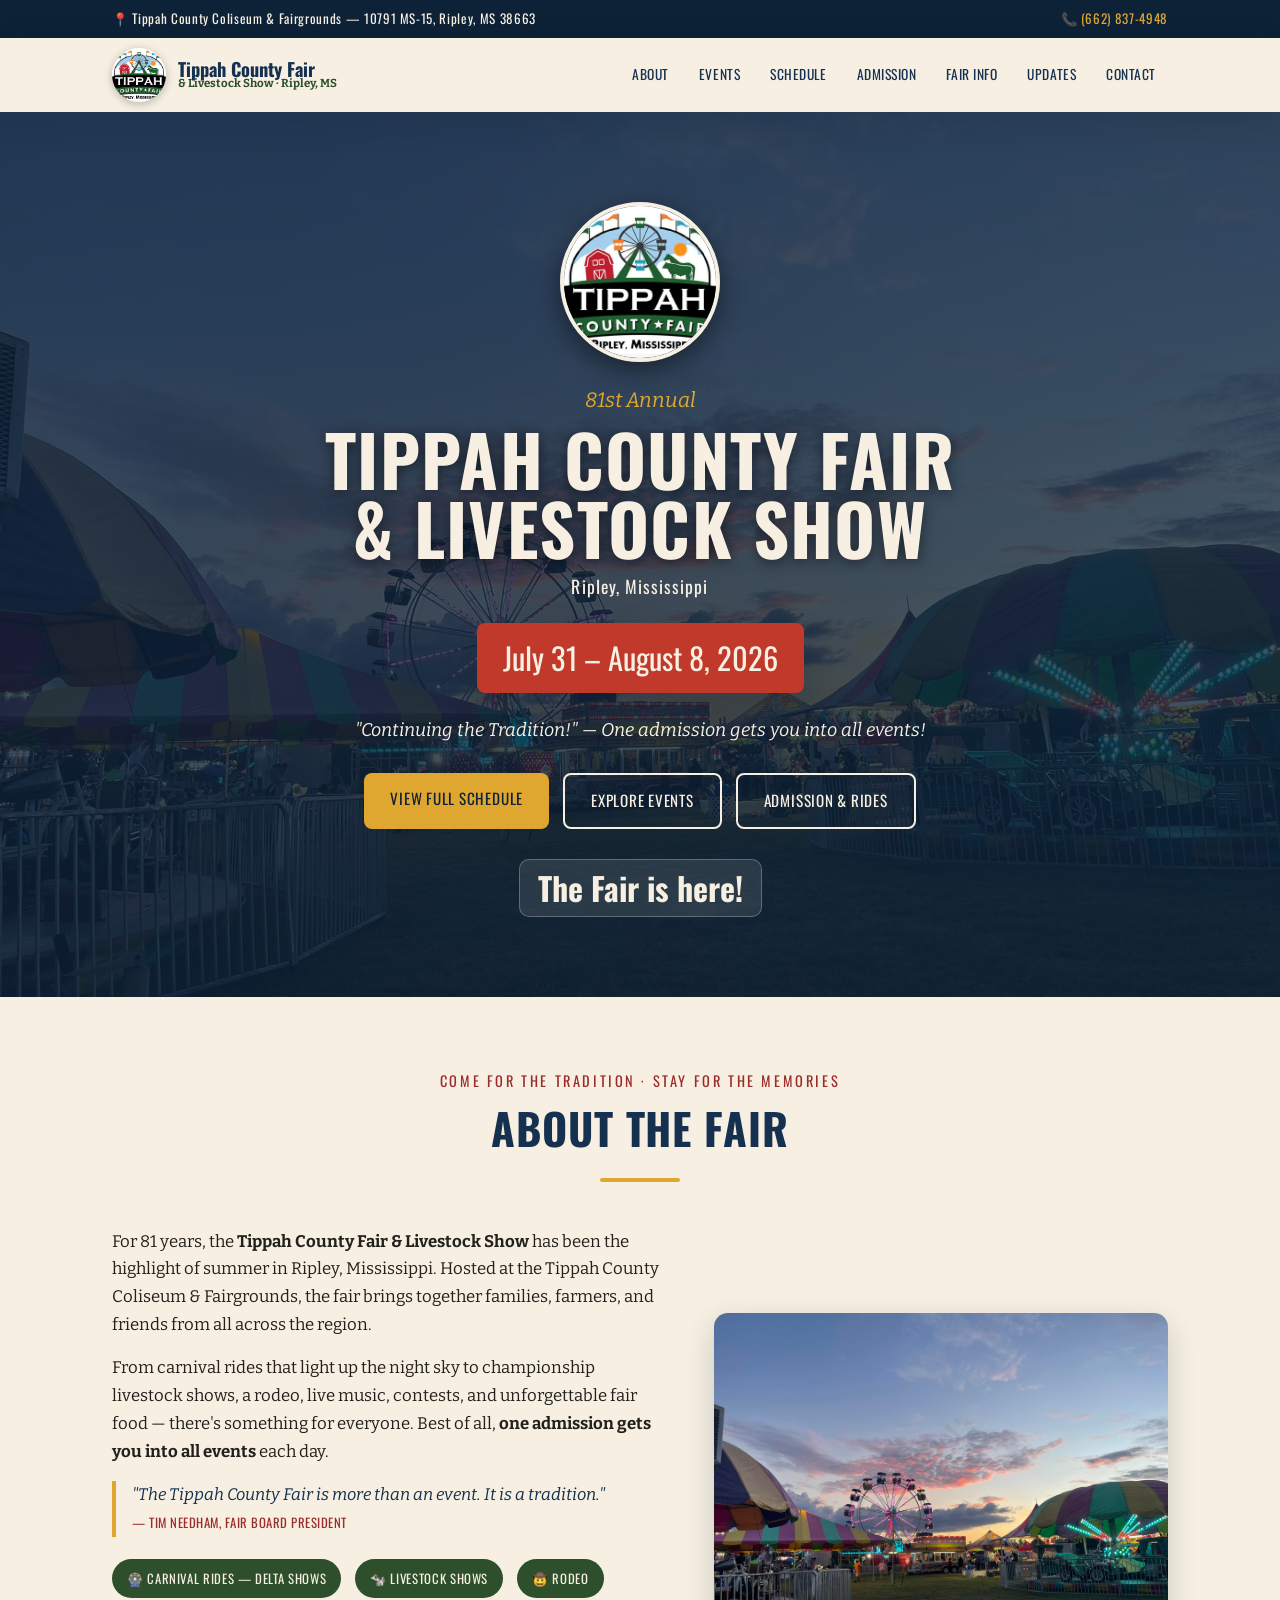
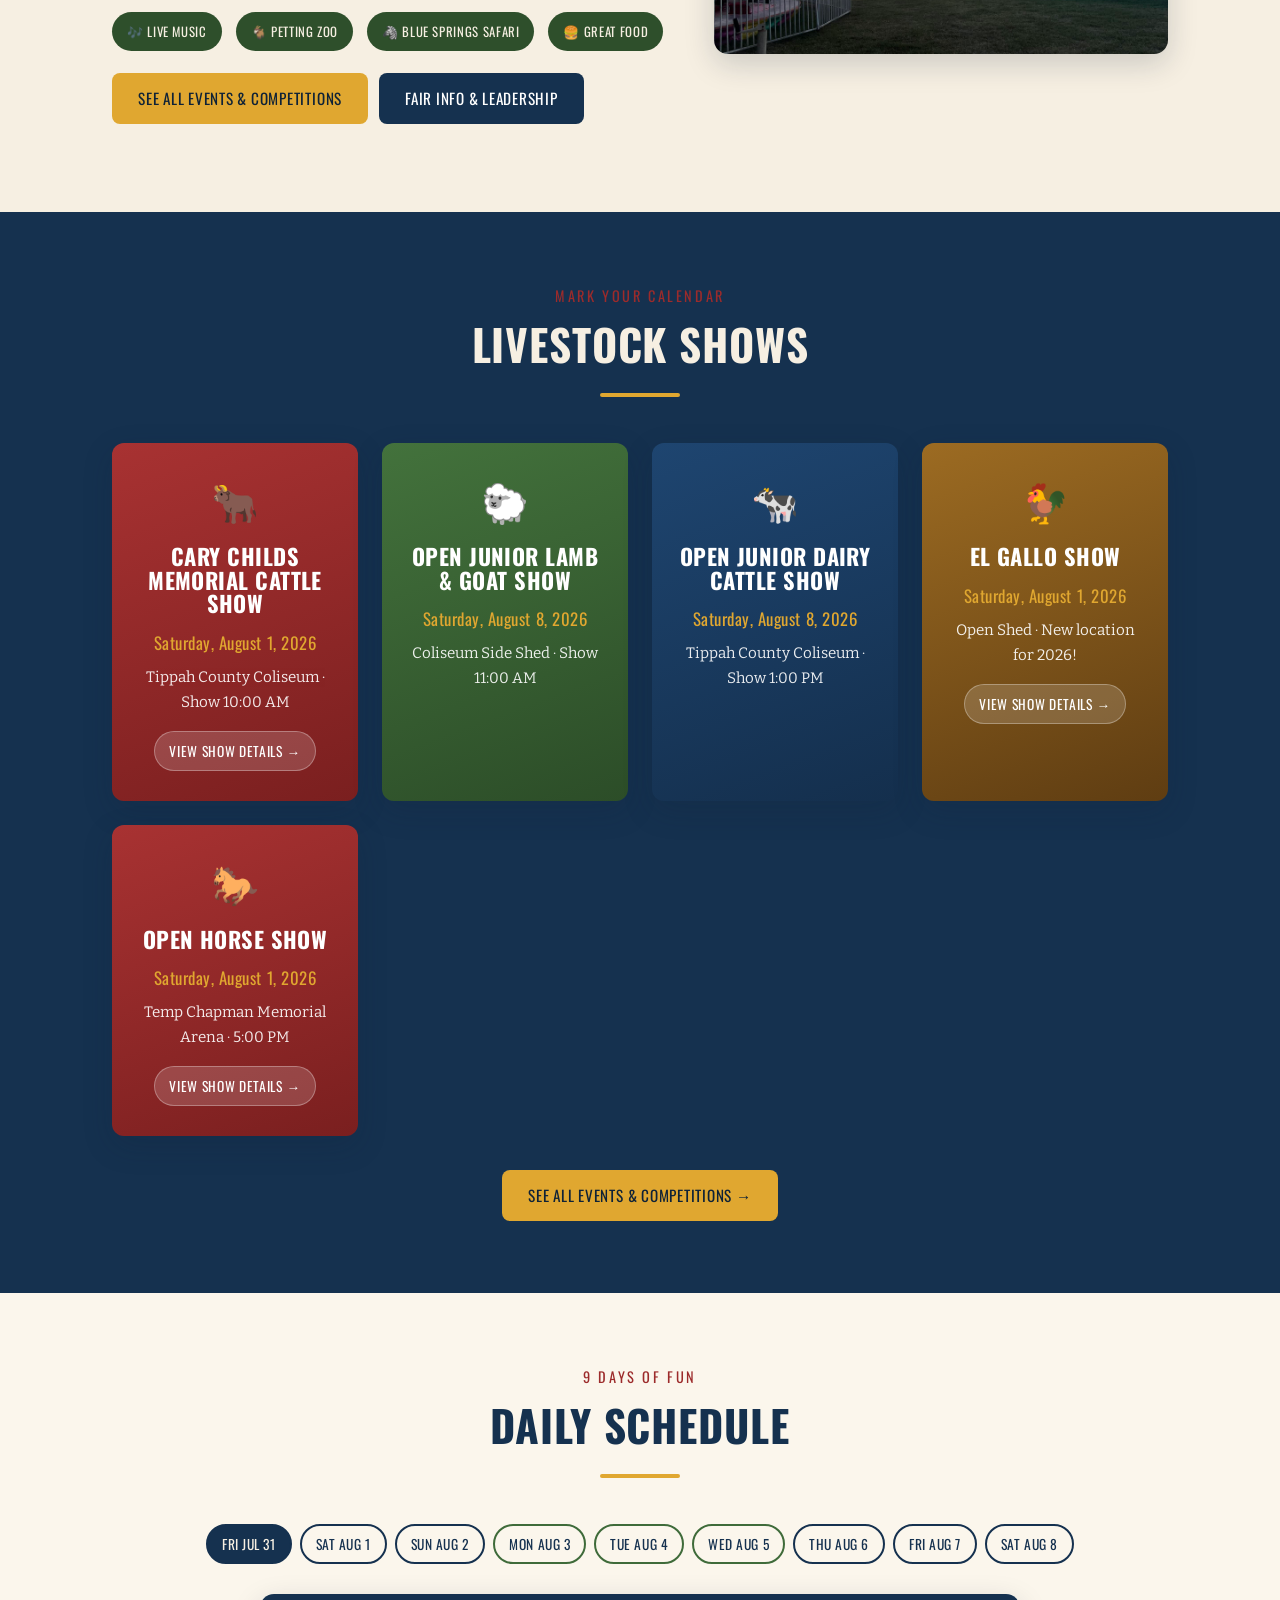
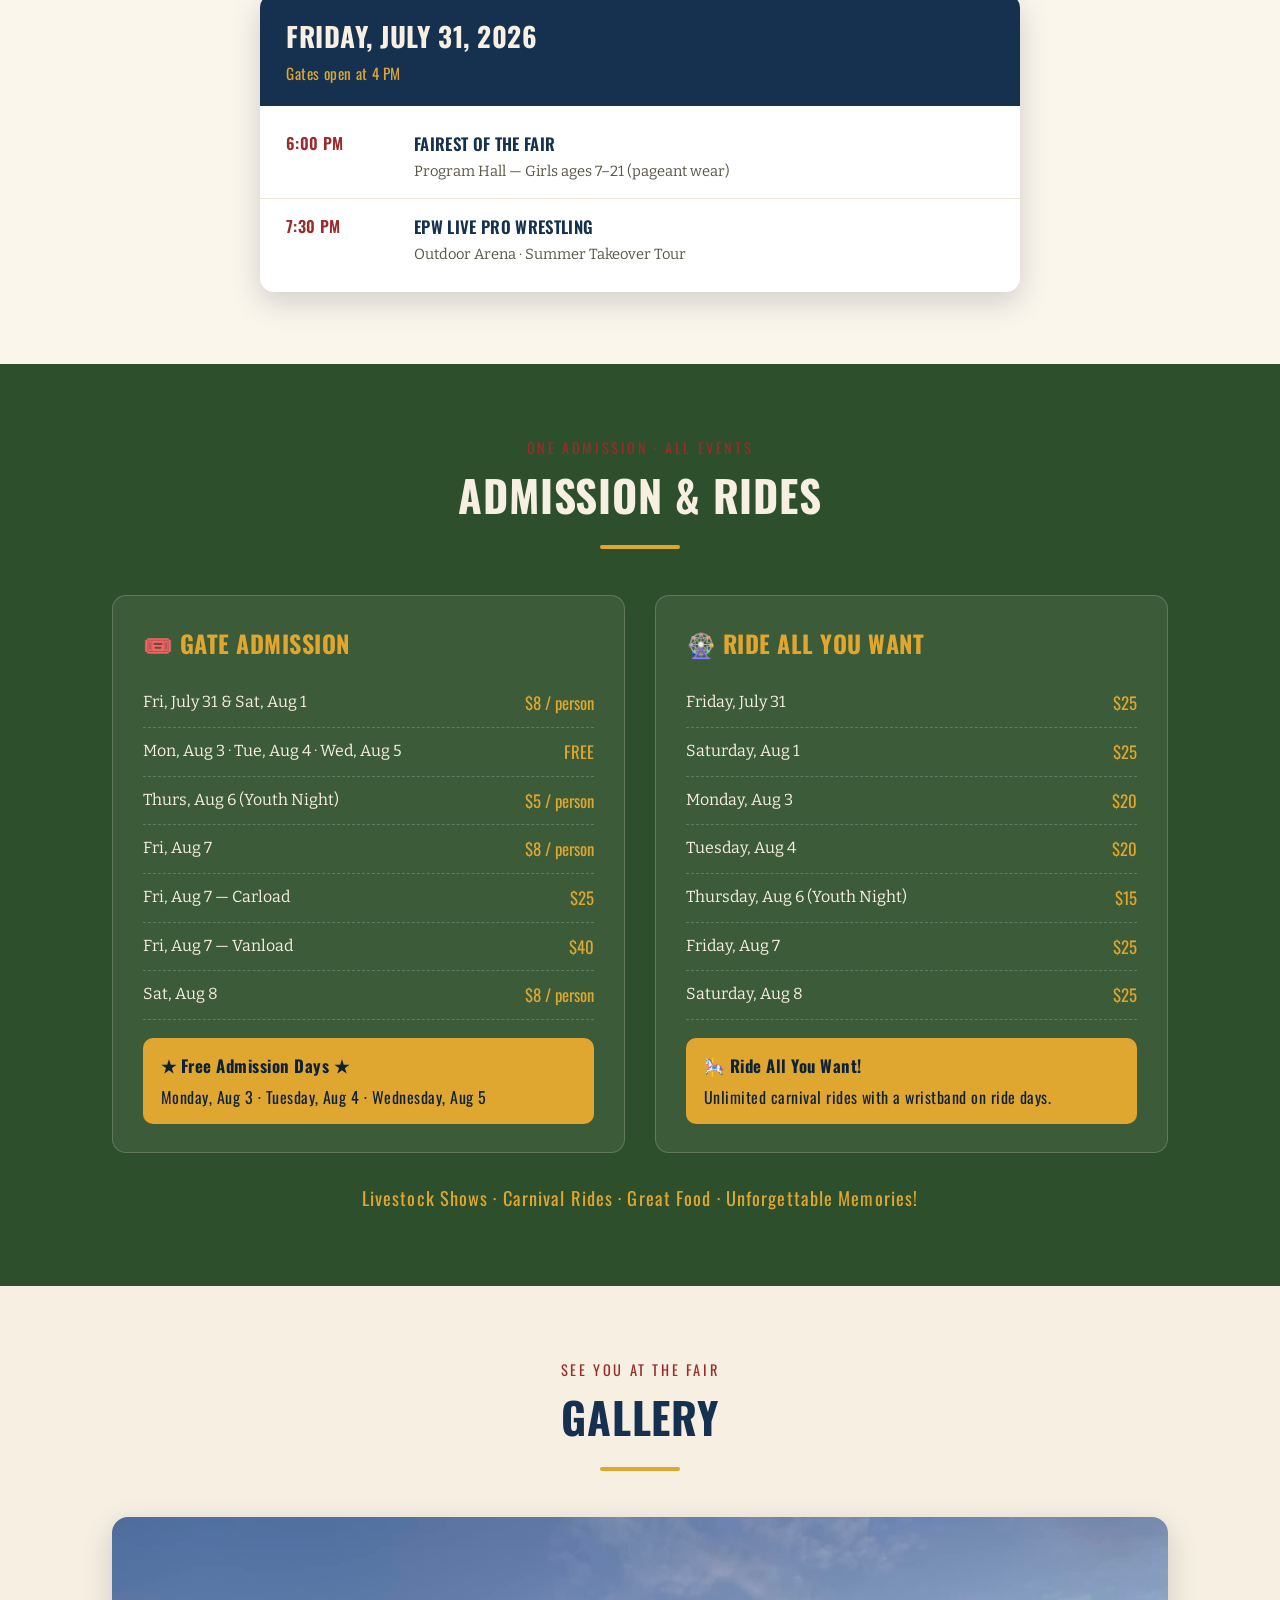
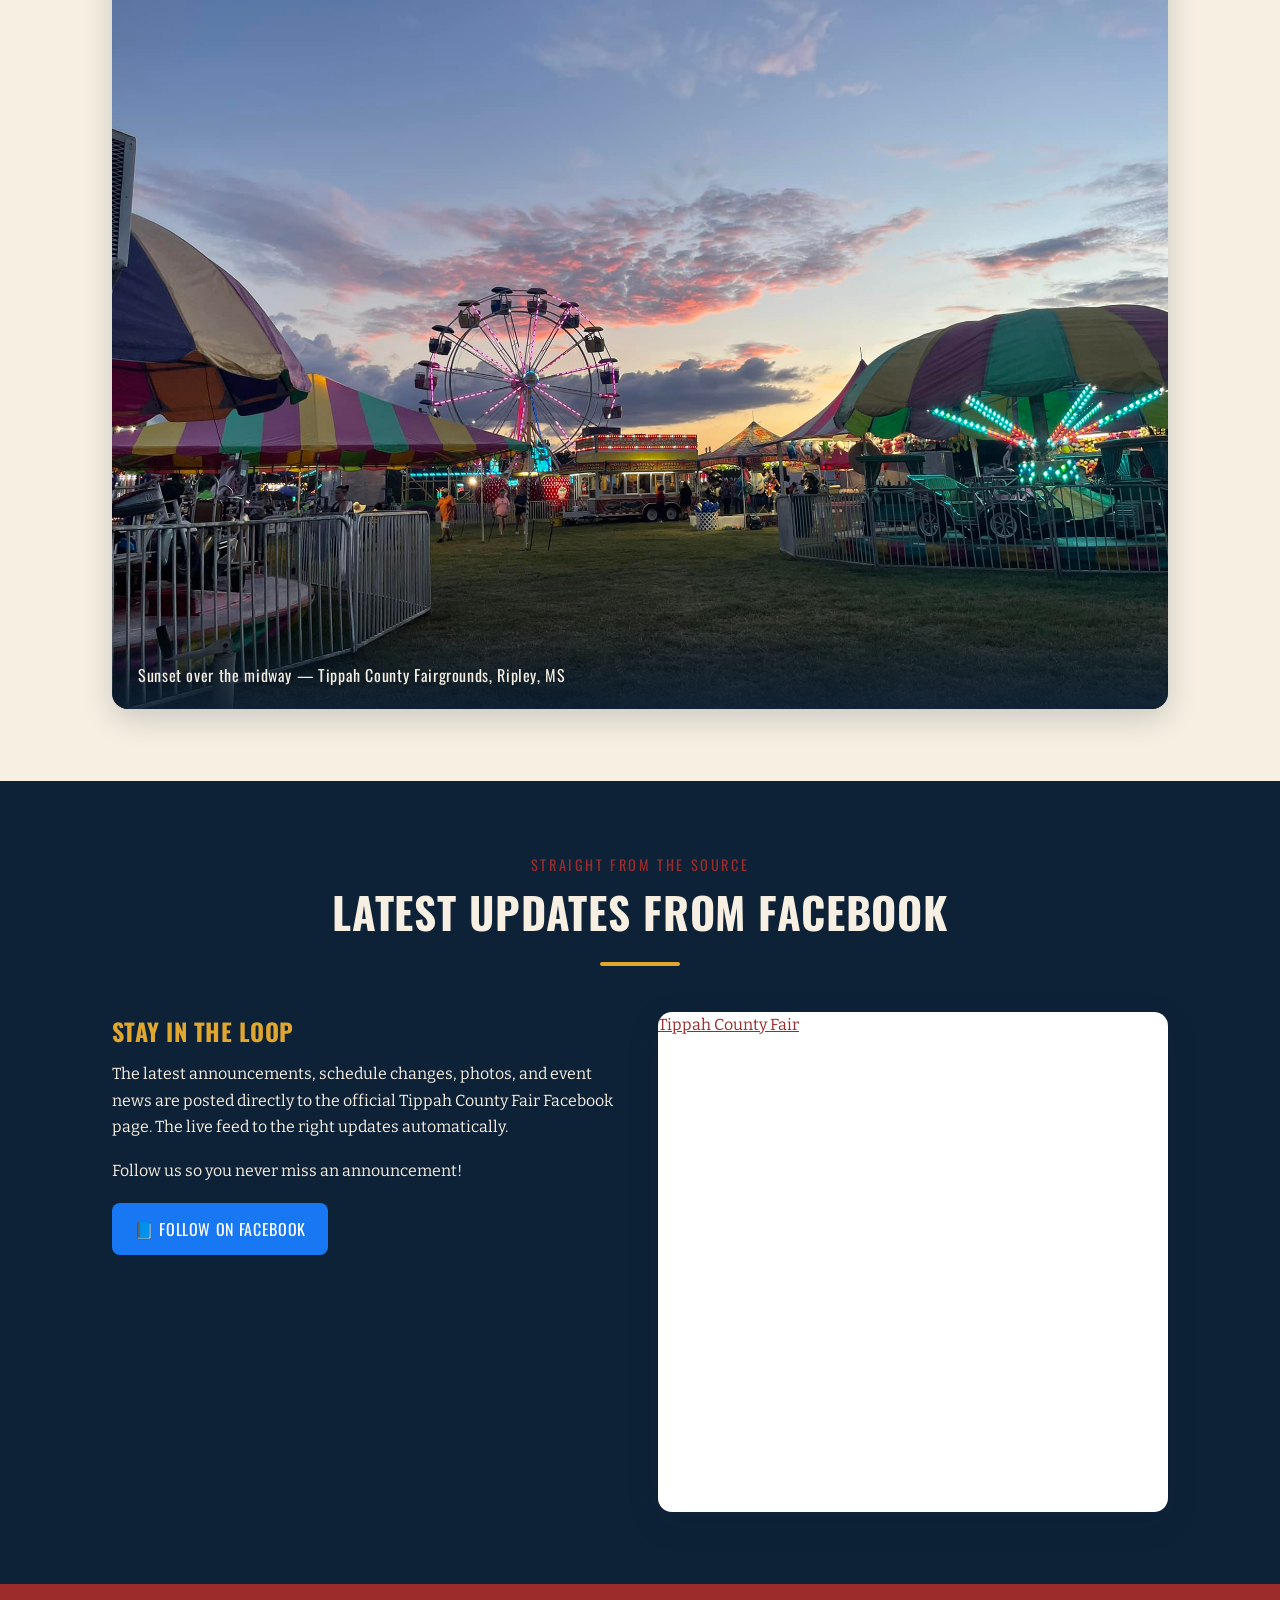
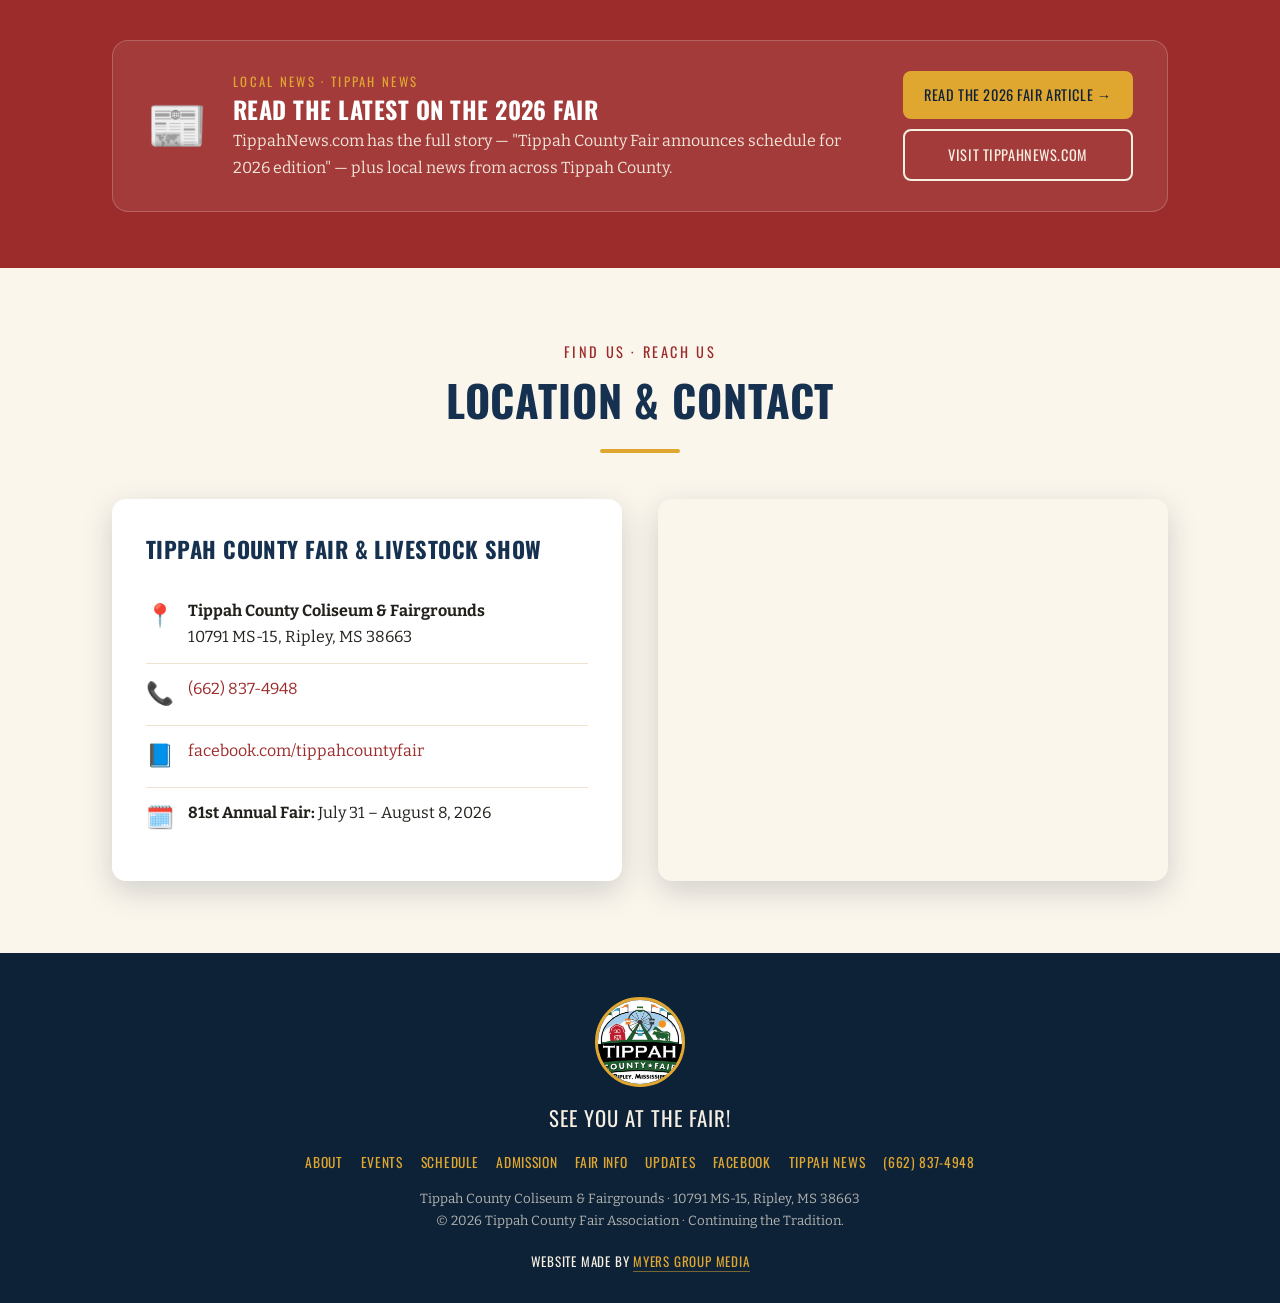
<file: index.html>
<!DOCTYPE html>
<html lang="en">
<head>
<meta charset="UTF-8" />
<meta name="viewport" content="width=device-width, initial-scale=1.0" />

<!-- Primary SEO -->
<title>Tippah County Fair &amp; Livestock Show 2026 | Ripley, MS — 81st Annual</title>
<meta name="description" content="Official site of the 81st Annual Tippah County Fair & Livestock Show in Ripley, Mississippi — July 31 to August 8, 2026. Carnival rides, livestock shows, rodeo, pageants, live music, fair food, and family fun. One admission gets you into all events!" />
<meta name="keywords" content="Tippah County Fair, Tippah County Fair 2026, Tippah County Livestock Show, Ripley MS fair, Ripley Mississippi fair, Mississippi county fair, Tippah County Coliseum, fair rodeo Ripley, fairest of the fair, carnival rides Ripley MS" />
<meta name="author" content="Tippah County Fair Association" />
<meta name="robots" content="index, follow, max-image-preview:large" />
<meta name="theme-color" content="#15314f" />
<link rel="canonical" href="https://tippahcountyfair.com/" />
<link rel="icon" href="logo.jpg" />
<link rel="apple-touch-icon" href="logo.jpg" />

<!-- Open Graph (Facebook, iMessage/SMS, Messenger, LinkedIn, etc.) -->
<meta property="og:type" content="website" />
<meta property="og:site_name" content="Tippah County Fair &amp; Livestock Show" />
<meta property="og:title" content="Tippah County Fair &amp; Livestock Show 2026 — 81st Annual | Ripley, MS" />
<meta property="og:description" content="July 31 – August 8, 2026 in Ripley, Mississippi. Carnival rides, livestock shows, rodeo, live music, and fair food. One admission gets you into all events!" />
<meta property="og:url" content="https://tippahcountyfair.com/" />
<meta property="og:image" content="https://tippahcountyfair.com/og-image.jpg" />
<meta property="og:image:secure_url" content="https://tippahcountyfair.com/og-image.jpg" />
<meta property="og:image:type" content="image/jpeg" />
<meta property="og:image:width" content="1200" />
<meta property="og:image:height" content="630" />
<meta property="og:image:alt" content="Ferris wheel and carnival rides lit up at sunset at the Tippah County Fair in Ripley, Mississippi" />
<meta property="og:locale" content="en_US" />

<!-- Twitter / X card -->
<meta name="twitter:card" content="summary_large_image" />
<meta name="twitter:title" content="Tippah County Fair &amp; Livestock Show 2026 — 81st Annual" />
<meta name="twitter:description" content="July 31 – August 8, 2026 in Ripley, MS. Rides, livestock shows, rodeo, music, and fair food. One admission gets you into all events!" />
<meta name="twitter:image" content="https://tippahcountyfair.com/og-image.jpg" />
<meta name="twitter:image:alt" content="Ferris wheel at sunset at the Tippah County Fair, Ripley, Mississippi" />

<link href="https://fonts.googleapis.com/css2?family=Oswald:wght@400;500;600;700&family=Bitter:ital,wght@0,400;0,600;0,700;1,400&display=swap" rel="stylesheet" />

<!-- Structured data: Event schema for Google rich results -->
<script type="application/ld+json">
{
  "@context": "https://schema.org",
  "@type": "Festival",
  "name": "81st Annual Tippah County Fair & Livestock Show",
  "description": "The 81st Annual Tippah County Fair & Livestock Show in Ripley, Mississippi — nine days of carnival rides, livestock shows, rodeo, pageants, live music, and fair food.",
  "startDate": "2026-07-31",
  "endDate": "2026-08-08",
  "eventStatus": "https://schema.org/EventScheduled",
  "eventAttendanceMode": "https://schema.org/OfflineEventAttendanceMode",
  "image": "https://tippahcountyfair.com/og-image.jpg",
  "url": "https://tippahcountyfair.com/",
  "location": {
    "@type": "Place",
    "name": "Tippah County Coliseum & Fairgrounds",
    "address": {
      "@type": "PostalAddress",
      "streetAddress": "10791 MS-15",
      "addressLocality": "Ripley",
      "addressRegion": "MS",
      "postalCode": "38663",
      "addressCountry": "US"
    }
  },
  "organizer": {
    "@type": "Organization",
    "name": "Tippah County Fair Association",
    "url": "https://tippahcountyfair.com/",
    "telephone": "+1-662-837-4948",
    "sameAs": "https://www.facebook.com/tippahcountyfair"
  },
  "offers": {
    "@type": "AggregateOffer",
    "name": "Fair Admission",
    "description": "One admission gets you into all events. Free admission Monday–Wednesday (Aug 3–5).",
    "lowPrice": "0",
    "highPrice": "8",
    "priceCurrency": "USD",
    "availability": "https://schema.org/InStock",
    "url": "https://tippahcountyfair.com/#admission",
    "validFrom": "2026-01-01"
  }
}
</script>
<link rel="stylesheet" href="styles.css?v=20260629" />
</head>
<body>

<!-- Top bar -->
<div class="topbar">
  <div class="wrap">
    <span>📍 Tippah County Coliseum &amp; Fairgrounds — 10791 MS-15, Ripley, MS 38663</span>
    <span>📞 <a href="tel:+16628374948">(662) 837-4948</a></span>
  </div>
</div>

<!-- Nav -->
<header class="nav">
  <div class="wrap">
    <a class="brand" href="#top">
      <img src="logo.jpg" alt="Tippah County Fair logo" />
      <b>Tippah County Fair<span>&amp; Livestock Show · Ripley, MS</span></b>
    </a>
    <button class="menu-btn" aria-label="Menu" onclick="document.getElementById('navmenu').classList.toggle('open')">☰</button>
    <nav id="navmenu">
      <a href="#about">About</a>
      <a href="events.html">Events</a>
      <a href="#schedule">Schedule</a>
      <a href="#admission">Admission</a>
      <a href="fair-info.html">Fair Info</a>
      <a href="#updates">Updates</a>
      <a href="#contact">Contact</a>
    </nav>
  </div>
</header>

<!-- Hero -->
<section class="hero" id="top">
  <div class="wrap">
    <img class="logo" src="logo.jpg" alt="Tippah County Fair &amp; Livestock Show" />
    <div class="annual">81st Annual</div>
    <h1>Tippah County Fair<br>&amp; Livestock Show</h1>
    <div class="sub">Ripley, Mississippi</div>
    <div class="dates">July 31 – August 8, 2026</div>
    <p class="tagline">"Continuing the Tradition!" — One admission gets you into all events!</p>
    <div class="ctas">
      <a class="btn btn-gold" href="#schedule">View Full Schedule</a>
      <a class="btn btn-outline" href="events.html">Explore Events</a>
      <a class="btn btn-outline" href="#admission">Admission &amp; Rides</a>
    </div>
    <div class="countdown" id="countdown" aria-label="Countdown to the fair"></div>
  </div>
</section>

<!-- About -->
<section id="about">
  <div class="wrap">
    <div class="sec-head">
      <div class="kicker">Come for the tradition · Stay for the memories</div>
      <h2>About the Fair</h2>
      <div class="rule"></div>
    </div>
    <div class="about-grid">
      <div>
        <p>For 81 years, the <b>Tippah County Fair &amp; Livestock Show</b> has been the highlight of summer in Ripley, Mississippi. Hosted at the Tippah County Coliseum &amp; Fairgrounds, the fair brings together families, farmers, and friends from all across the region.</p>
        <p>From carnival rides that light up the night sky to championship livestock shows, a rodeo, live music, contests, and unforgettable fair food — there's something for everyone. Best of all, <b>one admission gets you into all events</b> each day.</p>
        <p style="font-style:italic;color:var(--navy);border-left:4px solid var(--gold);padding-left:16px;">"The Tippah County Fair is more than an event. It is a tradition." <br><span style="font-family:'Oswald',sans-serif;text-transform:uppercase;font-size:.8rem;letter-spacing:.04em;color:var(--red);font-style:normal;">— Tim Needham, Fair Board President</span></p>
        <div class="badges">
          <span class="badge">🎡 Carnival Rides — Delta Shows</span>
          <span class="badge">🐄 Livestock Shows</span>
          <span class="badge">🤠 Rodeo</span>
          <span class="badge">🎶 Live Music</span>
          <span class="badge">🐐 Petting Zoo</span>
          <span class="badge">🦓 Blue Springs Safari</span>
          <span class="badge">🍔 Great Food</span>
        </div>
        <p style="margin-top:22px;">
          <a class="btn btn-gold" href="events.html">See All Events &amp; Competitions</a>
          <a class="btn" style="background:var(--navy);color:#fff;margin-left:8px;" href="fair-info.html">Fair Info &amp; Leadership</a>
        </p>
      </div>
      <img src="gallery_ferris.jpg" alt="Ferris wheel and carnival rides at the Tippah County Fair at sunset" />
    </div>
  </div>
</section>

<!-- Livestock shows -->
<section id="livestock">
  <div class="wrap">
    <div class="sec-head">
      <div class="kicker">Mark your calendar</div>
      <h2>Livestock Shows</h2>
      <div class="rule"></div>
    </div>
    <div class="stock-grid">
      <a class="stock-card red" href="cary-childs-cattle-show.html">
        <div class="ico">🐂</div>
        <h3>Cary Childs Memorial Cattle Show</h3>
        <div class="date">Saturday, August 1, 2026</div>
        <div class="loc">Tippah County Coliseum · Show 10:00 AM</div>
        <div class="more">View Show Details →</div>
      </a>
      <div class="stock-card green">
        <div class="ico">🐑</div>
        <h3>Open Junior Lamb &amp; Goat Show</h3>
        <div class="date">Saturday, August 8, 2026</div>
        <div class="loc">Coliseum Side Shed · Show 11:00 AM</div>
      </div>
      <div class="stock-card blue">
        <div class="ico">🐄</div>
        <h3>Open Junior Dairy Cattle Show</h3>
        <div class="date">Saturday, August 8, 2026</div>
        <div class="loc">Tippah County Coliseum · Show 1:00 PM</div>
      </div>
      <a class="stock-card gold" href="el-gallo-show.html">
        <div class="ico">🐓</div>
        <h3>El Gallo Show</h3>
        <div class="date">Saturday, August 1, 2026</div>
        <div class="loc">Open Shed · New location for 2026!</div>
        <div class="more">View Show Details →</div>
      </a>
      <a class="stock-card red" href="open-horse-show.html">
        <div class="ico">🐎</div>
        <h3>Open Horse Show</h3>
        <div class="date">Saturday, August 1, 2026</div>
        <div class="loc">Temp Chapman Memorial Arena · 5:00 PM</div>
        <div class="more">View Show Details →</div>
      </a>
    </div>
    <p style="text-align:center;margin-top:34px;">
      <a class="btn btn-gold" href="events.html">See All Events &amp; Competitions →</a>
    </p>
  </div>
</section>

<!-- Schedule -->
<section id="schedule">
  <div class="wrap">
    <div class="sec-head">
      <div class="kicker">9 days of fun</div>
      <h2>Daily Schedule</h2>
      <div class="rule"></div>
    </div>
    <div class="day-tabs" id="dayTabs"></div>
    <div id="dayPanels"></div>
  </div>
</section>

<!-- Admission -->
<section id="admission">
  <div class="wrap">
    <div class="sec-head">
      <div class="kicker">One admission · all events</div>
      <h2>Admission &amp; Rides</h2>
      <div class="rule"></div>
    </div>
    <div class="adm-grid">
      <div class="adm-card">
        <h3>🎟️ Gate Admission</h3>
        <div class="price-row"><span class="d">Fri, July 31 &amp; Sat, Aug 1</span><span class="p">$8 / person</span></div>
        <div class="price-row"><span class="d">Mon, Aug 3 · Tue, Aug 4 · Wed, Aug 5</span><span class="p">FREE</span></div>
        <div class="price-row"><span class="d">Thurs, Aug 6 (Youth Night)</span><span class="p">$5 / person</span></div>
        <div class="price-row"><span class="d">Fri, Aug 7</span><span class="p">$8 / person</span></div>
        <div class="price-row"><span class="d">Fri, Aug 7 — Carload</span><span class="p">$25</span></div>
        <div class="price-row"><span class="d">Fri, Aug 7 — Vanload</span><span class="p">$40</span></div>
        <div class="price-row"><span class="d">Sat, Aug 8</span><span class="p">$8 / person</span></div>
        <div class="free-note">
          <b>★ Free Admission Days ★</b>
          Monday, Aug 3 · Tuesday, Aug 4 · Wednesday, Aug 5
        </div>
      </div>
      <div class="adm-card">
        <h3>🎡 Ride All You Want</h3>
        <div class="price-row"><span class="d">Friday, July 31</span><span class="p">$25</span></div>
        <div class="price-row"><span class="d">Saturday, Aug 1</span><span class="p">$25</span></div>
        <div class="price-row"><span class="d">Monday, Aug 3</span><span class="p">$20</span></div>
        <div class="price-row"><span class="d">Tuesday, Aug 4</span><span class="p">$20</span></div>
        <div class="price-row"><span class="d">Thursday, Aug 6 (Youth Night)</span><span class="p">$15</span></div>
        <div class="price-row"><span class="d">Friday, Aug 7</span><span class="p">$25</span></div>
        <div class="price-row"><span class="d">Saturday, Aug 8</span><span class="p">$25</span></div>
        <div class="free-note">
          <b>🎠 Ride All You Want!</b>
          Unlimited carnival rides with a wristband on ride days.
        </div>
      </div>
    </div>
    <div class="adm-foot">Livestock Shows · Carnival Rides · Great Food · Unforgettable Memories!</div>
  </div>
</section>

<!-- Gallery -->
<section id="gallery">
  <div class="wrap">
    <div class="sec-head">
      <div class="kicker">See you at the fair</div>
      <h2>Gallery</h2>
      <div class="rule"></div>
    </div>
    <div class="gal">
      <img src="gallery_ferris.jpg" alt="Sunset over the midway, ferris wheel and carnival rides at the Tippah County Fair" />
      <div class="cap">Sunset over the midway — Tippah County Fairgrounds, Ripley, MS</div>
    </div>
  </div>
</section>

<!-- Facebook updates -->
<section id="updates">
  <div class="wrap">
    <div class="sec-head">
      <div class="kicker">Straight from the source</div>
      <h2>Latest Updates from Facebook</h2>
      <div class="rule"></div>
    </div>
    <div class="fb-grid">
      <div class="fb-side">
        <h3>Stay in the loop</h3>
        <p>The latest announcements, schedule changes, photos, and event news are posted directly to the official Tippah County Fair Facebook page. The live feed to the right updates automatically.</p>
        <p>Follow us so you never miss an announcement!</p>
        <a class="fb-btn" href="https://www.facebook.com/tippahcountyfair" target="_blank" rel="noopener">📘 Follow on Facebook</a>
      </div>
      <div class="fb-embed" id="fbEmbed">
        <!-- Primary: official Facebook Page Plugin (renders where the browser allows Facebook) -->
        <div class="fb-page"
             data-href="https://www.facebook.com/tippahcountyfair"
             data-tabs="timeline"
             data-width="500"
             data-height="720"
             data-small-header="false"
             data-adapt-container-width="true"
             data-hide-cover="false"
             data-show-facepile="true">
          <blockquote cite="https://www.facebook.com/tippahcountyfair" class="fb-xfbml-parse-ignore">
            <a href="https://www.facebook.com/tippahcountyfair">Tippah County Fair</a>
          </blockquote>
        </div>
        <!-- Fallback: shown automatically if the browser blocks Facebook's plugin -->
        <div class="fb-fallback" id="fbFallback" hidden>
          <div class="fbf-head">
            <img src="logo.jpg" alt="Tippah County Fair" />
            <b>Tippah County Fair<span>@tippahcountyfair</span></b>
          </div>
          <div class="fb-post">
            <div class="meta">Save the date</div>
            <b>81st Annual Fair — July 31 to August 8, 2026</b>
            <p>Nine days of rides, livestock shows, rodeo, music, and food. One admission gets you into all events!</p>
          </div>
          <div class="fb-post">
            <div class="meta">Free admission</div>
            <b>Free Gate Mon–Wed, Aug 3–5</b>
            <p>Bring the whole family — gates are free Monday through Wednesday. Rides available with a wristband.</p>
          </div>
          <div class="fb-post">
            <div class="meta">Don't miss</div>
            <b>Rodeo + Talent Contest Weekend</b>
            <p>Talent Contest Fri, Aug 7 · Rodeo Fri &amp; Sat nights in the Outdoor Arena. Youth Night is Thursday, Aug 6!</p>
          </div>
          <a class="fbf-cta" href="https://www.facebook.com/tippahcountyfair" target="_blank" rel="noopener">See all the latest posts on Facebook →</a>
        </div>
      </div>
    </div>
  </div>
</section>

<!-- Local News CTA -->
<section id="news">
  <div class="wrap">
    <div class="news-card">
      <div class="news-ico">📰</div>
      <div>
        <div class="kicker">Local News · Tippah News</div>
        <h3>Read the latest on the 2026 Fair</h3>
        <p>TippahNews.com has the full story — "Tippah County Fair announces schedule for 2026 edition" — plus local news from across Tippah County.</p>
      </div>
      <div class="news-btns">
        <a class="primary" href="https://tippahnews.com/tippah-county-news/tippah-county-fair-announces-schedule-for-2026-edition/" target="_blank" rel="noopener">Read the 2026 Fair Article →</a>
        <a class="secondary" href="https://tippahnews.com/" target="_blank" rel="noopener">Visit TippahNews.com</a>
      </div>
    </div>
  </div>
</section>

<!-- Contact -->
<section id="contact">
  <div class="wrap">
    <div class="sec-head">
      <div class="kicker">Find us · Reach us</div>
      <h2>Location &amp; Contact</h2>
      <div class="rule"></div>
    </div>
    <div class="contact-grid">
      <div class="contact-card">
        <h3>Tippah County Fair &amp; Livestock Show</h3>
        <div class="contact-line"><span class="ico">📍</span><span><b>Tippah County Coliseum &amp; Fairgrounds</b><br>10791 MS-15, Ripley, MS 38663</span></div>
        <div class="contact-line"><span class="ico">📞</span><span><a href="tel:+16628374948">(662) 837-4948</a></span></div>
        <div class="contact-line"><span class="ico">📘</span><span><a href="https://www.facebook.com/tippahcountyfair" target="_blank" rel="noopener">facebook.com/tippahcountyfair</a></span></div>
        <div class="contact-line"><span class="ico">🗓️</span><span><b>81st Annual Fair:</b> July 31 – August 8, 2026</span></div>
      </div>
      <iframe class="map" title="Map to Tippah County Fairgrounds"
        src="https://www.google.com/maps?q=10791+MS-15,+Ripley,+MS+38663&output=embed"
        loading="lazy" referrerpolicy="no-referrer-when-downgrade"></iframe>
    </div>
  </div>
</section>

<!-- Footer -->
<footer>
  <div class="wrap">
    <img src="logo.jpg" alt="Tippah County Fair logo" />
    <div class="display" style="font-size:1.3rem;letter-spacing:.05em;">See you at the Fair!</div>
    <div class="flinks">
      <a href="#about">About</a>
      <a href="events.html">Events</a>
      <a href="#schedule">Schedule</a>
      <a href="#admission">Admission</a>
      <a href="fair-info.html">Fair Info</a>
      <a href="#updates">Updates</a>
      <a href="https://www.facebook.com/tippahcountyfair" target="_blank" rel="noopener">Facebook</a>
      <a href="https://tippahnews.com/" target="_blank" rel="noopener">Tippah News</a>
      <a href="tel:+16628374948">(662) 837-4948</a>
    </div>
    <small>Tippah County Coliseum &amp; Fairgrounds · 10791 MS-15, Ripley, MS 38663<br>
    © 2026 Tippah County Fair Association · Continuing the Tradition.</small>
    <div class="credit">Website made by <a href="https://MyersGroupMedia.com" target="_blank" rel="noopener">Myers Group Media</a></div>
  </div>
</footer>

<!-- Facebook SDK (for embedded feed) -->
<div id="fb-root"></div>
<script async defer crossorigin="anonymous" src="https://connect.facebook.net/en_US/sdk.js#xfbml=1&version=v19.0"></script>
<script>
/* If Facebook's Page Plugin is blocked (third-party cookies disabled, tracker
   blockers, or SDK failing to load), reveal the styled fallback so the section
   is never blank. The SDK injects an <iframe> into .fb-page on success. */
(function(){
  function checkFacebook(){
    var embed = document.getElementById('fbEmbed');
    if(!embed) return;
    var iframe = embed.querySelector('.fb-page iframe');
    var rendered = iframe && iframe.offsetHeight > 120;
    if(!rendered){
      var page = embed.querySelector('.fb-page');
      if(page) page.style.display = 'none';
      var fb = document.getElementById('fbFallback');
      if(fb) fb.hidden = false;
    }
  }
  // Give the SDK time to load and render, then verify.
  window.addEventListener('load', function(){ setTimeout(checkFacebook, 4000); });
  // If the SDK script itself fails to load at all, show fallback sooner.
  window.fbAsyncInit = window.fbAsyncInit || function(){};
})();
</script>

<script>
/* ===== Schedule data ===== */
const schedule = [
  {day:"Friday", date:"July 31", gates:"Gates open at 4 PM", free:false, events:[
    {t:"6:00 PM", n:"Fairest of the Fair", w:"Program Hall — Girls ages 7–21 (pageant wear)"},
    {t:"7:30 PM", n:"EPW Live Pro Wrestling", w:"Outdoor Arena · Summer Takeover Tour"},
  ]},
  {day:"Saturday", date:"August 1", gates:"Gates open at 3 PM", free:false, events:[
    {t:"8 AM–1 PM", n:"Registration of All Exhibits", w:""},
    {t:"10:00 AM", n:"Cary Childs Memorial Cattle Show", w:"Tippah County Coliseum · Check-in 6–8 AM · $20/head"},
    {t:"3:00 PM", n:"Official Judging of All Exhibits", w:""},
    {t:"5:00 PM", n:"Open Horse Show", w:"Temp Chapman Memorial Arena · Gates 3 PM · Contestants free"},
    {t:"6:00 PM", n:"Open Pony Pulling", w:"Pony Pulling Arena"},
    {t:"6:00 PM", n:"Fairest of the Fair", w:"Program Hall — Girls ages 0–6 (Baby–Little Miss)"},
    {t:"6:00 PM", n:"El Gallo Show", w:"Open Shed (new location!) · Registration 4:00–5:45 PM · $10/class"},
  ]},
  {day:"Sunday", date:"August 2", gates:"FAIR CLOSED · Gate admission free · Rides closed", free:false, events:[
    {t:"—", n:"Fair Closed", w:"Rest up — gates reopen Monday at 5 PM!"},
  ]},
  {day:"Monday", date:"August 3", gates:"Gates open at 5 PM", free:true, events:[
    {t:"4–6:00 PM", n:"Poultry Exhibit Check-in", w:"Poultry Barn · 4-H Chain check-in 6 PM"},
    {t:"6:00 PM", n:"Open 3D Archery Shoot", w:"Coliseum · Registration 5:30 PM"},
    {t:"7:00 PM", n:"Cornhole Tournament", w:"Cary Childs Program Hall · Check-in 6:30 PM"},
  ]},
  {day:"Tuesday", date:"August 4", gates:"Gates open at 5 PM", free:true, events:[
    {t:"6:30 PM", n:"Open Pet Show", w:"North Barn · Registration opens 6 PM"},
  ]},
  {day:"Wednesday", date:"August 5", gates:"Gates open at 5 PM", free:true, events:[
    {t:"6:00 PM", n:"Faith at the Fair", w:"Outdoor Arena"},
  ]},
  {day:"Thursday", date:"August 6", gates:"Youth Night — Gate $5 · Ride All You Want $15", free:false, events:[
    {t:"4:00 PM", n:"Gates Open", w:""},
    {t:"5:00 PM", n:"Greased Pole Registration", w:""},
    {t:"5:30 PM", n:"Greased Pole Contest", w:""},
    {t:"6:00 PM", n:"Student and Teacher Raffle", w:"Winners must be present"},
    {t:"6:00 PM", n:"Cheer Showcase", w:""},
    {t:"After", n:"Barnyard Scramble", w:"Coliseum — immediately following"},
  ]},
  {day:"Friday", date:"August 7", gates:"Gates open at 4 PM · $8/person, $25 carload, $40 vanload · Rides $25", free:false, events:[
    {t:"7:00 PM", n:"Talent Contest", w:"Cary Childs Program Hall · Ages 5–21"},
    {t:"8:00 PM", n:"Rodeo", w:"Temp Chapman Memorial Outdoor Arena · Bearden Pro Rodeo"},
  ]},
  {day:"Saturday", date:"August 8", gates:"Gates open at 3 PM", free:false, events:[
    {t:"9–10:00 AM", n:"Exhibits Pick-up", w:"Industrial Building"},
    {t:"11:00 AM", n:"Lamb &amp; Goat Show", w:"Coliseum Side Shed · Check-in 9–10 AM"},
    {t:"1:00 PM", n:"Open Dairy Show", w:"Coliseum · Weigh-in 11 AM"},
    {t:"6:00 PM", n:"Bluegrass &amp; Gospel Show", w:"Cary Childs Program Hall · Free"},
    {t:"6:00 PM", n:"Open Pony Pulling", w:"Pony Pulling Arena"},
    {t:"8:00 PM", n:"Rodeo", w:"Temp Chapman Memorial Outdoor Arena · Bearden Pro Rodeo"},
  ]},
];

const tabs = document.getElementById('dayTabs');
const panels = document.getElementById('dayPanels');
schedule.forEach((d,i)=>{
  const btn = document.createElement('button');
  btn.className = 'tab' + (d.free?' free':'') + (i===0?' active':'');
  btn.innerHTML = d.day.slice(0,3)+' '+d.date.replace('August','Aug').replace('July','Jul');
  btn.onclick = ()=>{
    document.querySelectorAll('.day-tabs button').forEach(b=>b.classList.remove('active'));
    document.querySelectorAll('.day-panel').forEach(p=>p.classList.remove('active'));
    btn.classList.add('active');
    document.getElementById('panel'+i).classList.add('active');
  };
  tabs.appendChild(btn);

  const panel = document.createElement('div');
  panel.className = 'day-panel' + (i===0?' active':'');
  panel.id = 'panel'+i;
  let li = d.events.map(e=>`<li><span class="time">${e.t}</span><span class="ev"><b>${e.n}</b>${e.w?`<span>${e.w}</span>`:''}</span></li>`).join('');
  panel.innerHTML = `
    <div class="day-top ${d.free?'freeday':''}">
      <h3>${d.day}, ${d.date}, 2026</h3>
      <div class="gates">${d.gates}</div>
      ${d.free?'<span class="tag">★ Free Admission Day</span>':''}
    </div>
    <ul class="events">${li}</ul>`;
  panels.appendChild(panel);
});

/* ===== Countdown ===== */
const target = new Date("2026-07-31T16:00:00-05:00").getTime();
const cd = document.getElementById('countdown');
function tick(){
  const now = Date.now();
  let diff = Math.max(0, target - now);
  const d = Math.floor(diff/86400000);
  const h = Math.floor(diff%86400000/3600000);
  const m = Math.floor(diff%3600000/60000);
  const s = Math.floor(diff%60000/1000);
  if(diff<=0){ cd.innerHTML = '<div style="min-width:auto"><b>The Fair is here!</b></div>'; return; }
  cd.innerHTML =
    `<div><b>${d}</b><span>Days</span></div>
     <div><b>${h}</b><span>Hours</span></div>
     <div><b>${m}</b><span>Minutes</span></div>
     <div><b>${s}</b><span>Seconds</span></div>`;
}
tick(); setInterval(tick,1000);

/* close mobile menu on click */
document.querySelectorAll('#navmenu a').forEach(a=>a.onclick=()=>document.getElementById('navmenu').classList.remove('open'));
</script>
</body>
</html>
</file>
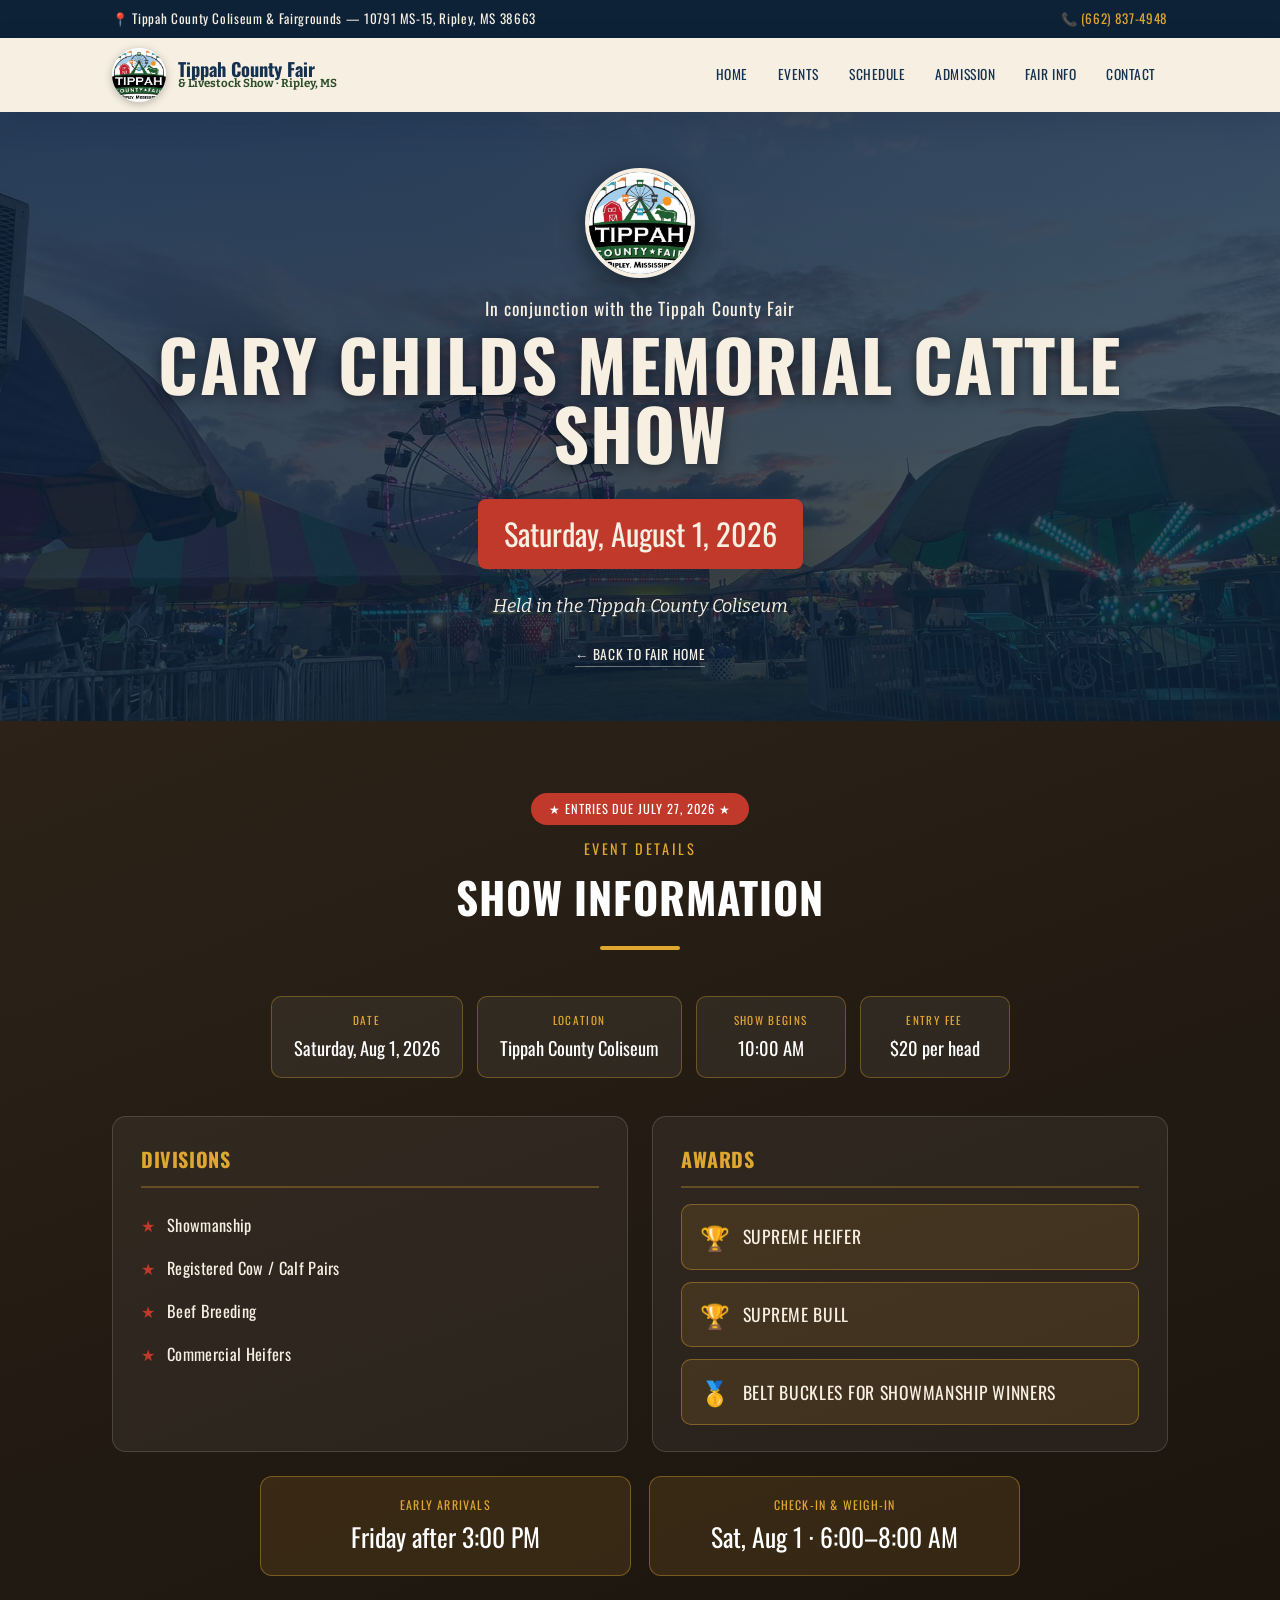
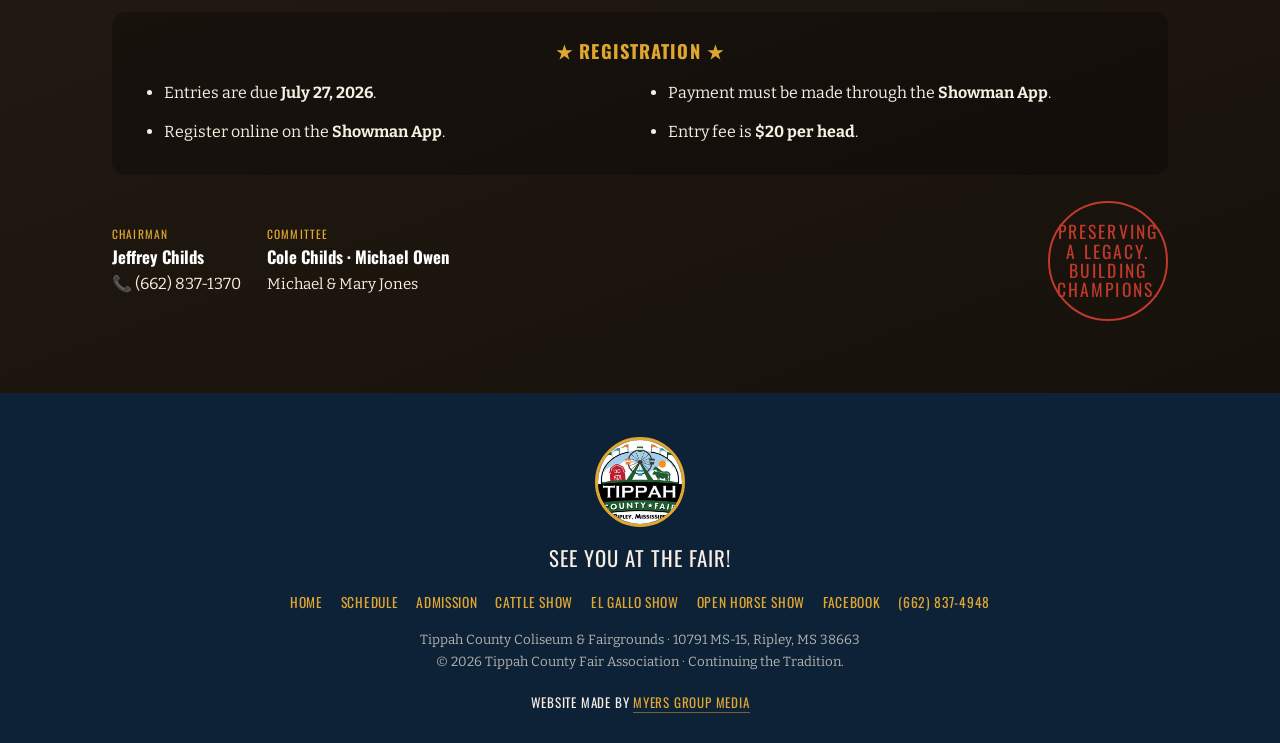
<file: cary-childs-cattle-show.html>
<!DOCTYPE html>
<html lang="en">
<head>
<meta charset="UTF-8" />
<meta name="viewport" content="width=device-width, initial-scale=1.0" />

<!-- Primary SEO -->
<title>Cary Childs Memorial Cattle Show 2026 | Tippah County Fair — Ripley, MS</title>
<meta name="description" content="The Cary Childs Memorial Cattle Show — Saturday, August 1, 2026 in the Tippah County Coliseum. Show begins 10:00 AM. Entries due July 27. $20 per head. Showmanship, Registered Cow/Calf Pairs, Beef Breeding, Commercial Heifers. Belt buckles & Supreme awards." />
<meta name="keywords" content="Cary Childs Memorial Cattle Show, Tippah County Fair cattle show, beef show Ripley MS, cattle show Mississippi, Tippah County Coliseum, Showman app cattle show 2026" />
<meta name="author" content="Tippah County Fair Association" />
<meta name="robots" content="index, follow, max-image-preview:large" />
<meta name="theme-color" content="#15314f" />
<link rel="canonical" href="https://tippahcountyfair.com/cary-childs-cattle-show.html" />
<link rel="icon" href="logo.jpg" />
<link rel="apple-touch-icon" href="logo.jpg" />

<!-- Open Graph -->
<meta property="og:type" content="website" />
<meta property="og:site_name" content="Tippah County Fair &amp; Livestock Show" />
<meta property="og:title" content="Cary Childs Memorial Cattle Show 2026 — Tippah County Fair | Ripley, MS" />
<meta property="og:description" content="Saturday, August 1, 2026 · Tippah County Coliseum. Show begins 10:00 AM. Entries due July 27 · $20 per head. Preserving a Legacy. Building Champions." />
<meta property="og:url" content="https://tippahcountyfair.com/cary-childs-cattle-show.html" />
<meta property="og:image" content="https://tippahcountyfair.com/og-image.jpg" />
<meta property="og:image:secure_url" content="https://tippahcountyfair.com/og-image.jpg" />
<meta property="og:image:type" content="image/jpeg" />
<meta property="og:image:width" content="1200" />
<meta property="og:image:height" content="630" />
<meta property="og:image:alt" content="Tippah County Fair at sunset" />
<meta property="og:locale" content="en_US" />

<!-- Twitter / X card -->
<meta name="twitter:card" content="summary_large_image" />
<meta name="twitter:title" content="Cary Childs Memorial Cattle Show 2026 — Tippah County Fair" />
<meta name="twitter:description" content="Saturday, August 1, 2026 · Tippah County Coliseum. Show begins 10:00 AM. Entries due July 27 · $20 per head." />
<meta name="twitter:image" content="https://tippahcountyfair.com/og-image.jpg" />

<link href="https://fonts.googleapis.com/css2?family=Oswald:wght@400;500;600;700&family=Bitter:ital,wght@0,400;0,600;0,700;1,400&display=swap" rel="stylesheet" />
<link rel="stylesheet" href="styles.css?v=20260629" />

<!-- Structured data: the Cary Childs Memorial Cattle Show event -->
<script type="application/ld+json">
{
  "@context": "https://schema.org",
  "@type": "Event",
  "name": "Cary Childs Memorial Cattle Show",
  "description": "The Cary Childs Memorial Cattle Show, held in the Tippah County Coliseum in conjunction with the 81st Annual Tippah County Fair. Showmanship, Registered Cow/Calf Pairs, Beef Breeding, and Commercial Heifers, with belt buckles for showmanship winners and Supreme Heifer and Bull awards.",
  "startDate": "2026-08-01T10:00:00-05:00",
  "eventStatus": "https://schema.org/EventScheduled",
  "eventAttendanceMode": "https://schema.org/OfflineEventAttendanceMode",
  "image": "https://tippahcountyfair.com/og-image.jpg",
  "url": "https://tippahcountyfair.com/cary-childs-cattle-show.html",
  "location": {
    "@type": "Place",
    "name": "Tippah County Coliseum — Tippah County Fairgrounds",
    "address": {
      "@type": "PostalAddress",
      "streetAddress": "10791 MS-15",
      "addressLocality": "Ripley",
      "addressRegion": "MS",
      "postalCode": "38663",
      "addressCountry": "US"
    }
  },
  "superEvent": {
    "@type": "Festival",
    "name": "81st Annual Tippah County Fair & Livestock Show",
    "url": "https://tippahcountyfair.com/"
  },
  "organizer": {
    "@type": "Organization",
    "name": "Tippah County Fair Association",
    "url": "https://tippahcountyfair.com/"
  },
  "offers": {
    "@type": "Offer",
    "name": "Entry Fee Per Head",
    "price": "20",
    "priceCurrency": "USD",
    "validThrough": "2026-07-27",
    "availability": "https://schema.org/InStock",
    "url": "https://tippahcountyfair.com/cary-childs-cattle-show.html"
  }
}
</script>
</head>
<body>

<!-- Top bar -->
<div class="topbar">
  <div class="wrap">
    <span>📍 Tippah County Coliseum &amp; Fairgrounds — 10791 MS-15, Ripley, MS 38663</span>
    <span>📞 <a href="tel:+16628374948">(662) 837-4948</a></span>
  </div>
</div>

<!-- Nav -->
<header class="nav">
  <div class="wrap">
    <a class="brand" href="index.html">
      <img src="logo.jpg" alt="Tippah County Fair logo" />
      <b>Tippah County Fair<span>&amp; Livestock Show · Ripley, MS</span></b>
    </a>
    <button class="menu-btn" aria-label="Menu" onclick="document.getElementById('navmenu').classList.toggle('open')">☰</button>
    <nav id="navmenu">
      <a href="index.html">Home</a>
      <a href="events.html">Events</a>
      <a href="index.html#schedule">Schedule</a>
      <a href="index.html#admission">Admission</a>
      <a href="fair-info.html">Fair Info</a>
      <a href="index.html#contact">Contact</a>
    </nav>
  </div>
</header>

<!-- Hero -->
<section class="hero subpage">
  <div class="wrap">
    <img class="logo" src="logo.jpg" alt="Tippah County Fair" />
    <div class="sub">In conjunction with the Tippah County Fair</div>
    <h1>Cary Childs Memorial Cattle Show</h1>
    <div class="dates">Saturday, August 1, 2026</div>
    <p class="tagline">Held in the Tippah County Coliseum</p>
    <a class="backlink" href="index.html">← Back to Fair Home</a>
  </div>
</section>

<!-- Cattle Show details -->
<section id="cattleshow">
  <div class="wrap">
    <div class="sec-head">
      <span class="eg-newloc">★ Entries Due July 27, 2026 ★</span>
      <div class="kicker">Event Details</div>
      <h2>Show Information</h2>
      <div class="rule"></div>
    </div>

    <div class="eg-facts">
      <div class="eg-fact"><div class="l">Date</div><div class="v">Saturday, Aug 1, 2026</div></div>
      <div class="eg-fact"><div class="l">Location</div><div class="v">Tippah County Coliseum</div></div>
      <div class="eg-fact"><div class="l">Show Begins</div><div class="v">10:00 AM</div></div>
      <div class="eg-fact"><div class="l">Entry Fee</div><div class="v">$20 per head</div></div>
    </div>

    <div class="eg-grid">
      <div class="eg-card">
        <h3>Divisions</h3>
        <ul class="eg-list">
          <li>Showmanship</li>
          <li>Registered Cow / Calf Pairs</li>
          <li>Beef Breeding</li>
          <li>Commercial Heifers</li>
        </ul>
      </div>
      <div class="eg-card">
        <h3>Awards</h3>
        <div class="eg-awards">
          <div class="eg-award"><span>🏆</span> Supreme Heifer</div>
          <div class="eg-award"><span>🏆</span> Supreme Bull</div>
          <div class="eg-award"><span>🥇</span> Belt Buckles for Showmanship Winners</div>
        </div>
      </div>
    </div>

    <div class="hs-fees">
      <div class="hs-fee"><div class="l">Early Arrivals</div><div class="v">Friday after 3:00 PM</div></div>
      <div class="hs-fee"><div class="l">Check-In &amp; Weigh-In</div><div class="v">Sat, Aug 1 · 6:00–8:00 AM</div></div>
    </div>

    <div class="eg-rules">
      <h3>★ Registration ★</h3>
      <ul>
        <li>Entries are due <b>July 27, 2026</b>.</li>
        <li>Register online on the <b>Showman App</b>.</li>
        <li>Payment must be made through the <b>Showman App</b>.</li>
        <li>Entry fee is <b>$20 per head</b>.</li>
      </ul>
    </div>

    <div class="eg-foot">
      <div class="eg-contacts">
        <div class="eg-contact">
          <div class="r">Chairman</div>
          <b>Jeffrey Childs</b>
          <a href="tel:+16628371370">📞 (662) 837-1370</a>
        </div>
        <div class="eg-contact">
          <div class="r">Committee</div>
          <b>Cole Childs · Michael Owen</b>
          <span style="color:var(--muted);font-size:.95rem;">Michael &amp; Mary Jones</span>
        </div>
      </div>
      <div class="eg-motto">Preserving a Legacy.<br>Building Champions.</div>
    </div>
  </div>
</section>

<!-- Footer -->
<footer>
  <div class="wrap">
    <img src="logo.jpg" alt="Tippah County Fair logo" />
    <div class="display" style="font-size:1.3rem;letter-spacing:.05em;">See you at the Fair!</div>
    <div class="flinks">
      <a href="index.html">Home</a>
      <a href="index.html#schedule">Schedule</a>
      <a href="index.html#admission">Admission</a>
      <a href="cary-childs-cattle-show.html">Cattle Show</a>
      <a href="el-gallo-show.html">El Gallo Show</a>
      <a href="open-horse-show.html">Open Horse Show</a>
      <a href="https://www.facebook.com/tippahcountyfair" target="_blank" rel="noopener">Facebook</a>
      <a href="tel:+16628374948">(662) 837-4948</a>
    </div>
    <small>Tippah County Coliseum &amp; Fairgrounds · 10791 MS-15, Ripley, MS 38663<br>
    © 2026 Tippah County Fair Association · Continuing the Tradition.</small>
    <div class="credit">Website made by <a href="https://MyersGroupMedia.com" target="_blank" rel="noopener">Myers Group Media</a></div>
  </div>
</footer>

<script>
document.querySelectorAll('#navmenu a').forEach(function(a){
  a.addEventListener('click', function(){ document.getElementById('navmenu').classList.remove('open'); });
});
</script>
</body>
</html>
</file>
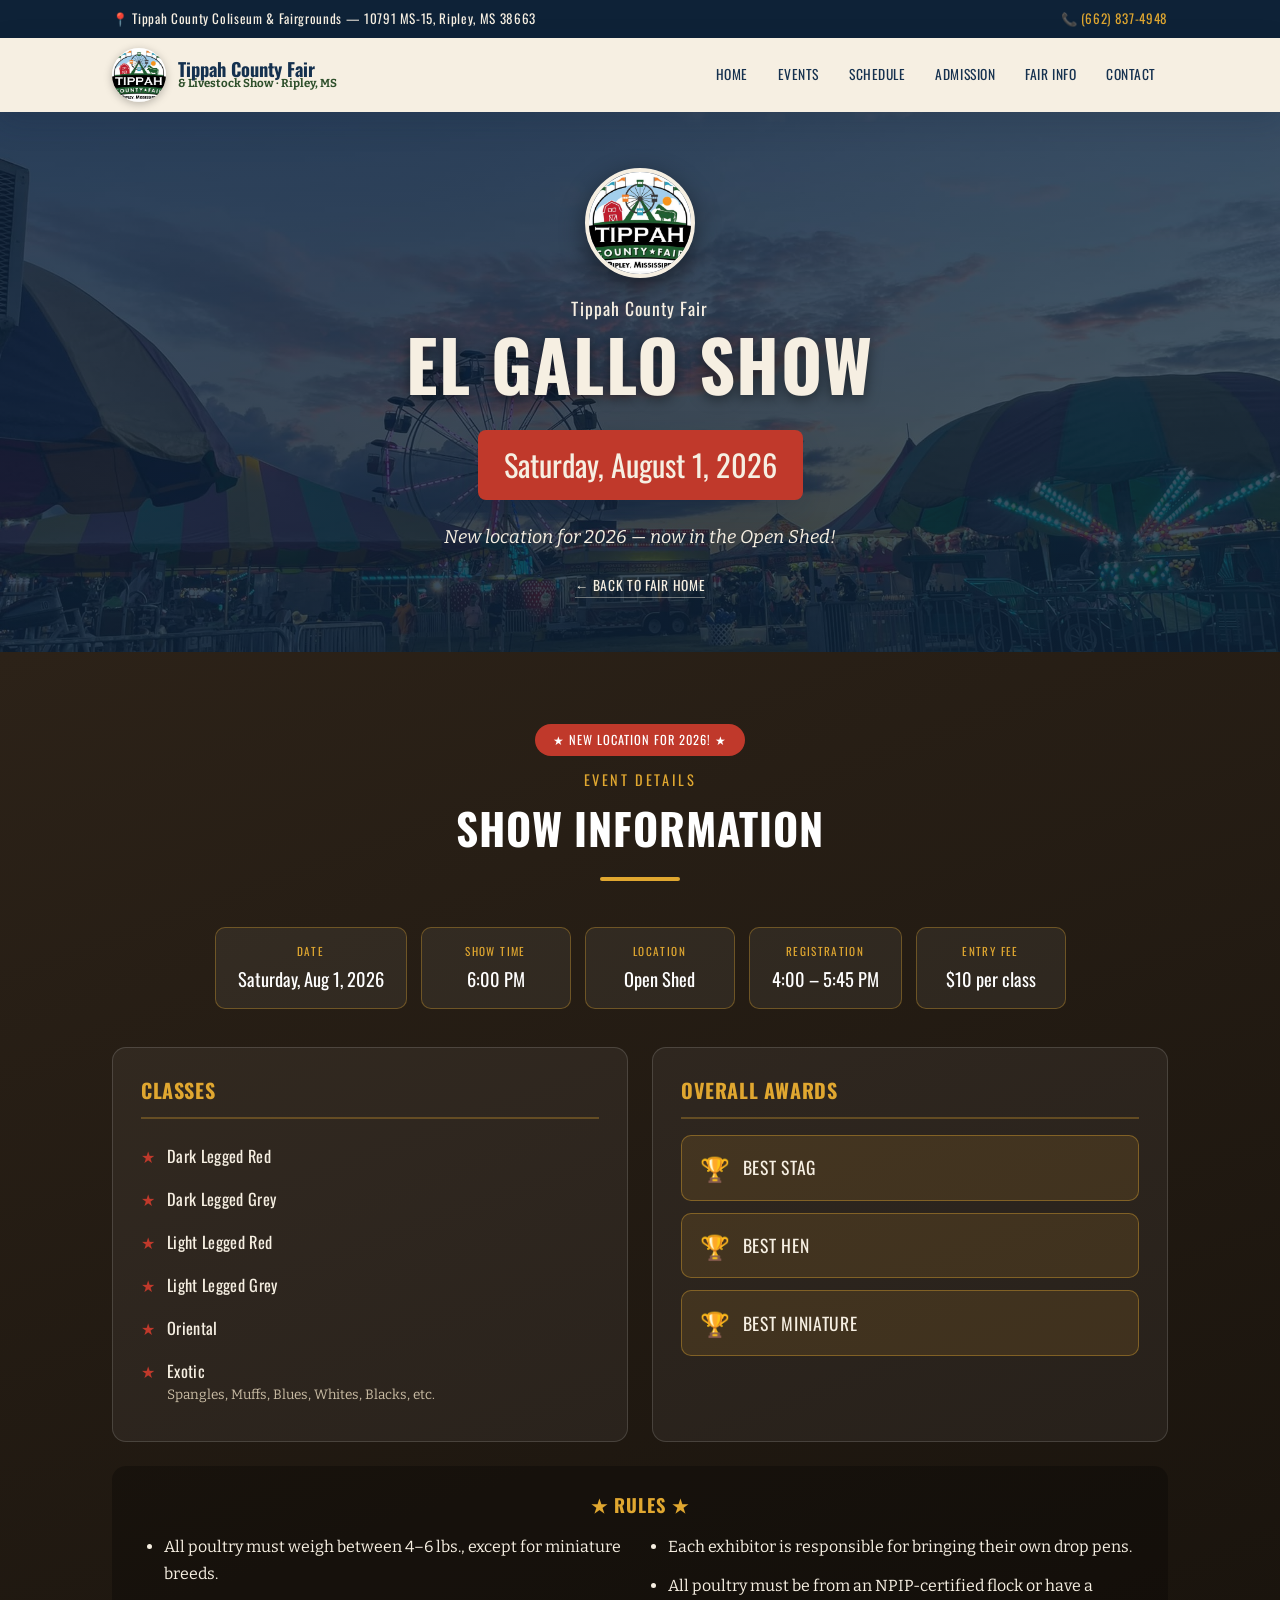
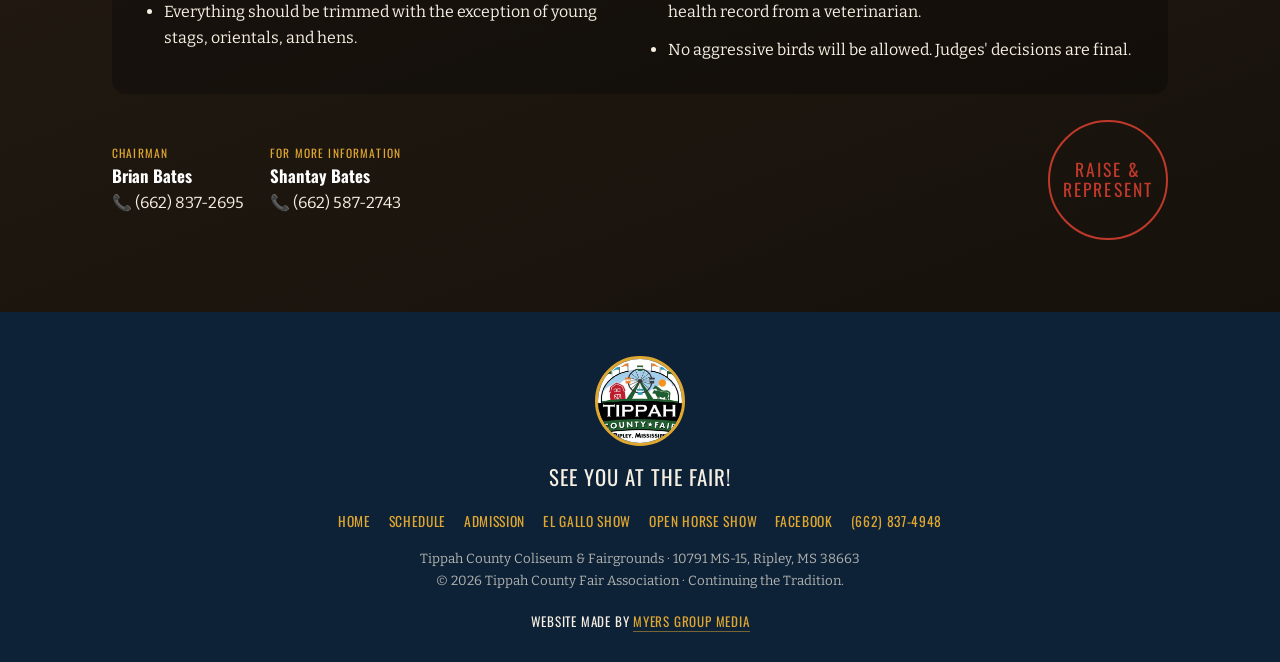
<file: el-gallo-show.html>
<!DOCTYPE html>
<html lang="en">
<head>
<meta charset="UTF-8" />
<meta name="viewport" content="width=device-width, initial-scale=1.0" />

<!-- Primary SEO -->
<title>El Gallo Show 2026 | Tippah County Fair — Ripley, MS</title>
<meta name="description" content="The Tippah County Fair El Gallo Show — Saturday, August 1, 2026 at 6:00 PM in the Open Shed (new location for 2026!). $10 entry per class. Classes, overall awards, rules, and contacts." />
<meta name="keywords" content="El Gallo Show, Tippah County Fair El Gallo, gamefowl show Ripley MS, poultry show Tippah County, El Gallo Show 2026" />
<meta name="author" content="Tippah County Fair Association" />
<meta name="robots" content="index, follow, max-image-preview:large" />
<meta name="theme-color" content="#15314f" />
<link rel="canonical" href="https://tippahcountyfair.com/el-gallo-show.html" />
<link rel="icon" href="logo.jpg" />
<link rel="apple-touch-icon" href="logo.jpg" />

<!-- Open Graph -->
<meta property="og:type" content="website" />
<meta property="og:site_name" content="Tippah County Fair &amp; Livestock Show" />
<meta property="og:title" content="El Gallo Show 2026 — Tippah County Fair | Ripley, MS" />
<meta property="og:description" content="Saturday, August 1, 2026 · 6:00 PM · Open Shed (new location!). $10 entry per class. See classes, awards, and rules." />
<meta property="og:url" content="https://tippahcountyfair.com/el-gallo-show.html" />
<meta property="og:image" content="https://tippahcountyfair.com/og-image.jpg" />
<meta property="og:image:secure_url" content="https://tippahcountyfair.com/og-image.jpg" />
<meta property="og:image:type" content="image/jpeg" />
<meta property="og:image:width" content="1200" />
<meta property="og:image:height" content="630" />
<meta property="og:image:alt" content="Tippah County Fair at sunset" />
<meta property="og:locale" content="en_US" />

<!-- Twitter / X card -->
<meta name="twitter:card" content="summary_large_image" />
<meta name="twitter:title" content="El Gallo Show 2026 — Tippah County Fair" />
<meta name="twitter:description" content="Saturday, August 1, 2026 · 6:00 PM · Open Shed. $10 entry per class." />
<meta name="twitter:image" content="https://tippahcountyfair.com/og-image.jpg" />

<link href="https://fonts.googleapis.com/css2?family=Oswald:wght@400;500;600;700&family=Bitter:ital,wght@0,400;0,600;0,700;1,400&display=swap" rel="stylesheet" />
<link rel="stylesheet" href="styles.css?v=20260629" />

<!-- Structured data: the El Gallo Show event -->
<script type="application/ld+json">
{
  "@context": "https://schema.org",
  "@type": "Event",
  "name": "Tippah County Fair El Gallo Show",
  "description": "The Tippah County Fair El Gallo Show — gamefowl show with class judging and overall awards. New location for 2026.",
  "startDate": "2026-08-01T18:00:00-05:00",
  "eventStatus": "https://schema.org/EventScheduled",
  "eventAttendanceMode": "https://schema.org/OfflineEventAttendanceMode",
  "image": "https://tippahcountyfair.com/og-image.jpg",
  "url": "https://tippahcountyfair.com/el-gallo-show.html",
  "location": {
    "@type": "Place",
    "name": "Tippah County Fairgrounds — Open Shed",
    "address": {
      "@type": "PostalAddress",
      "streetAddress": "10791 MS-15",
      "addressLocality": "Ripley",
      "addressRegion": "MS",
      "postalCode": "38663",
      "addressCountry": "US"
    }
  },
  "superEvent": {
    "@type": "Festival",
    "name": "81st Annual Tippah County Fair & Livestock Show",
    "url": "https://tippahcountyfair.com/"
  },
  "organizer": {
    "@type": "Organization",
    "name": "Tippah County Fair Association",
    "url": "https://tippahcountyfair.com/"
  },
  "offers": {
    "@type": "Offer",
    "name": "Entry Fee Per Class",
    "price": "10",
    "priceCurrency": "USD",
    "availability": "https://schema.org/InStock",
    "url": "https://tippahcountyfair.com/el-gallo-show.html"
  }
}
</script>
</head>
<body>

<!-- Top bar -->
<div class="topbar">
  <div class="wrap">
    <span>📍 Tippah County Coliseum &amp; Fairgrounds — 10791 MS-15, Ripley, MS 38663</span>
    <span>📞 <a href="tel:+16628374948">(662) 837-4948</a></span>
  </div>
</div>

<!-- Nav -->
<header class="nav">
  <div class="wrap">
    <a class="brand" href="index.html">
      <img src="logo.jpg" alt="Tippah County Fair logo" />
      <b>Tippah County Fair<span>&amp; Livestock Show · Ripley, MS</span></b>
    </a>
    <button class="menu-btn" aria-label="Menu" onclick="document.getElementById('navmenu').classList.toggle('open')">☰</button>
    <nav id="navmenu">
      <a href="index.html">Home</a>
      <a href="events.html">Events</a>
      <a href="index.html#schedule">Schedule</a>
      <a href="index.html#admission">Admission</a>
      <a href="fair-info.html">Fair Info</a>
      <a href="index.html#contact">Contact</a>
    </nav>
  </div>
</header>

<!-- Hero -->
<section class="hero subpage">
  <div class="wrap">
    <img class="logo" src="logo.jpg" alt="Tippah County Fair" />
    <div class="sub">Tippah County Fair</div>
    <h1>El Gallo Show</h1>
    <div class="dates">Saturday, August 1, 2026</div>
    <p class="tagline">New location for 2026 — now in the Open Shed!</p>
    <a class="backlink" href="index.html">← Back to Fair Home</a>
  </div>
</section>

<!-- El Gallo details -->
<section id="elgallo">
  <div class="wrap">
    <div class="sec-head">
      <span class="eg-newloc">★ New Location for 2026! ★</span>
      <div class="kicker">Event Details</div>
      <h2>Show Information</h2>
      <div class="rule"></div>
    </div>

    <div class="eg-facts">
      <div class="eg-fact"><div class="l">Date</div><div class="v">Saturday, Aug 1, 2026</div></div>
      <div class="eg-fact"><div class="l">Show Time</div><div class="v">6:00 PM</div></div>
      <div class="eg-fact"><div class="l">Location</div><div class="v">Open Shed</div></div>
      <div class="eg-fact"><div class="l">Registration</div><div class="v">4:00 – 5:45 PM</div></div>
      <div class="eg-fact"><div class="l">Entry Fee</div><div class="v">$10 per class</div></div>
    </div>

    <div class="eg-grid">
      <div class="eg-card">
        <h3>Classes</h3>
        <ul class="eg-list">
          <li>Dark Legged Red</li>
          <li>Dark Legged Grey</li>
          <li>Light Legged Red</li>
          <li>Light Legged Grey</li>
          <li>Oriental</li>
          <li>Exotic <small>Spangles, Muffs, Blues, Whites, Blacks, etc.</small></li>
        </ul>
      </div>
      <div class="eg-card">
        <h3>Overall Awards</h3>
        <div class="eg-awards">
          <div class="eg-award"><span>🏆</span> Best Stag</div>
          <div class="eg-award"><span>🏆</span> Best Hen</div>
          <div class="eg-award"><span>🏆</span> Best Miniature</div>
        </div>
      </div>
    </div>

    <div class="eg-rules">
      <h3>★ Rules ★</h3>
      <ul>
        <li>All poultry must weigh between 4–6 lbs., except for miniature breeds.</li>
        <li>Everything should be trimmed with the exception of young stags, orientals, and hens.</li>
        <li>Each exhibitor is responsible for bringing their own drop pens.</li>
        <li>All poultry must be from an NPIP-certified flock or have a health record from a veterinarian.</li>
        <li>No aggressive birds will be allowed. Judges' decisions are final.</li>
      </ul>
    </div>

    <div class="eg-foot">
      <div class="eg-contacts">
        <div class="eg-contact">
          <div class="r">Chairman</div>
          <b>Brian Bates</b>
          <a href="tel:+16628372695">📞 (662) 837-2695</a>
        </div>
        <div class="eg-contact">
          <div class="r">For More Information</div>
          <b>Shantay Bates</b>
          <a href="tel:+16625872743">📞 (662) 587-2743</a>
        </div>
      </div>
      <div class="eg-motto">Raise &amp; Represent</div>
    </div>
  </div>
</section>

<!-- Footer -->
<footer>
  <div class="wrap">
    <img src="logo.jpg" alt="Tippah County Fair logo" />
    <div class="display" style="font-size:1.3rem;letter-spacing:.05em;">See you at the Fair!</div>
    <div class="flinks">
      <a href="index.html">Home</a>
      <a href="index.html#schedule">Schedule</a>
      <a href="index.html#admission">Admission</a>
      <a href="el-gallo-show.html">El Gallo Show</a>
      <a href="open-horse-show.html">Open Horse Show</a>
      <a href="https://www.facebook.com/tippahcountyfair" target="_blank" rel="noopener">Facebook</a>
      <a href="tel:+16628374948">(662) 837-4948</a>
    </div>
    <small>Tippah County Coliseum &amp; Fairgrounds · 10791 MS-15, Ripley, MS 38663<br>
    © 2026 Tippah County Fair Association · Continuing the Tradition.</small>
    <div class="credit">Website made by <a href="https://MyersGroupMedia.com" target="_blank" rel="noopener">Myers Group Media</a></div>
  </div>
</footer>

<script>
document.querySelectorAll('#navmenu a').forEach(function(a){
  a.addEventListener('click', function(){ document.getElementById('navmenu').classList.remove('open'); });
});
</script>
</body>
</html>
</file>
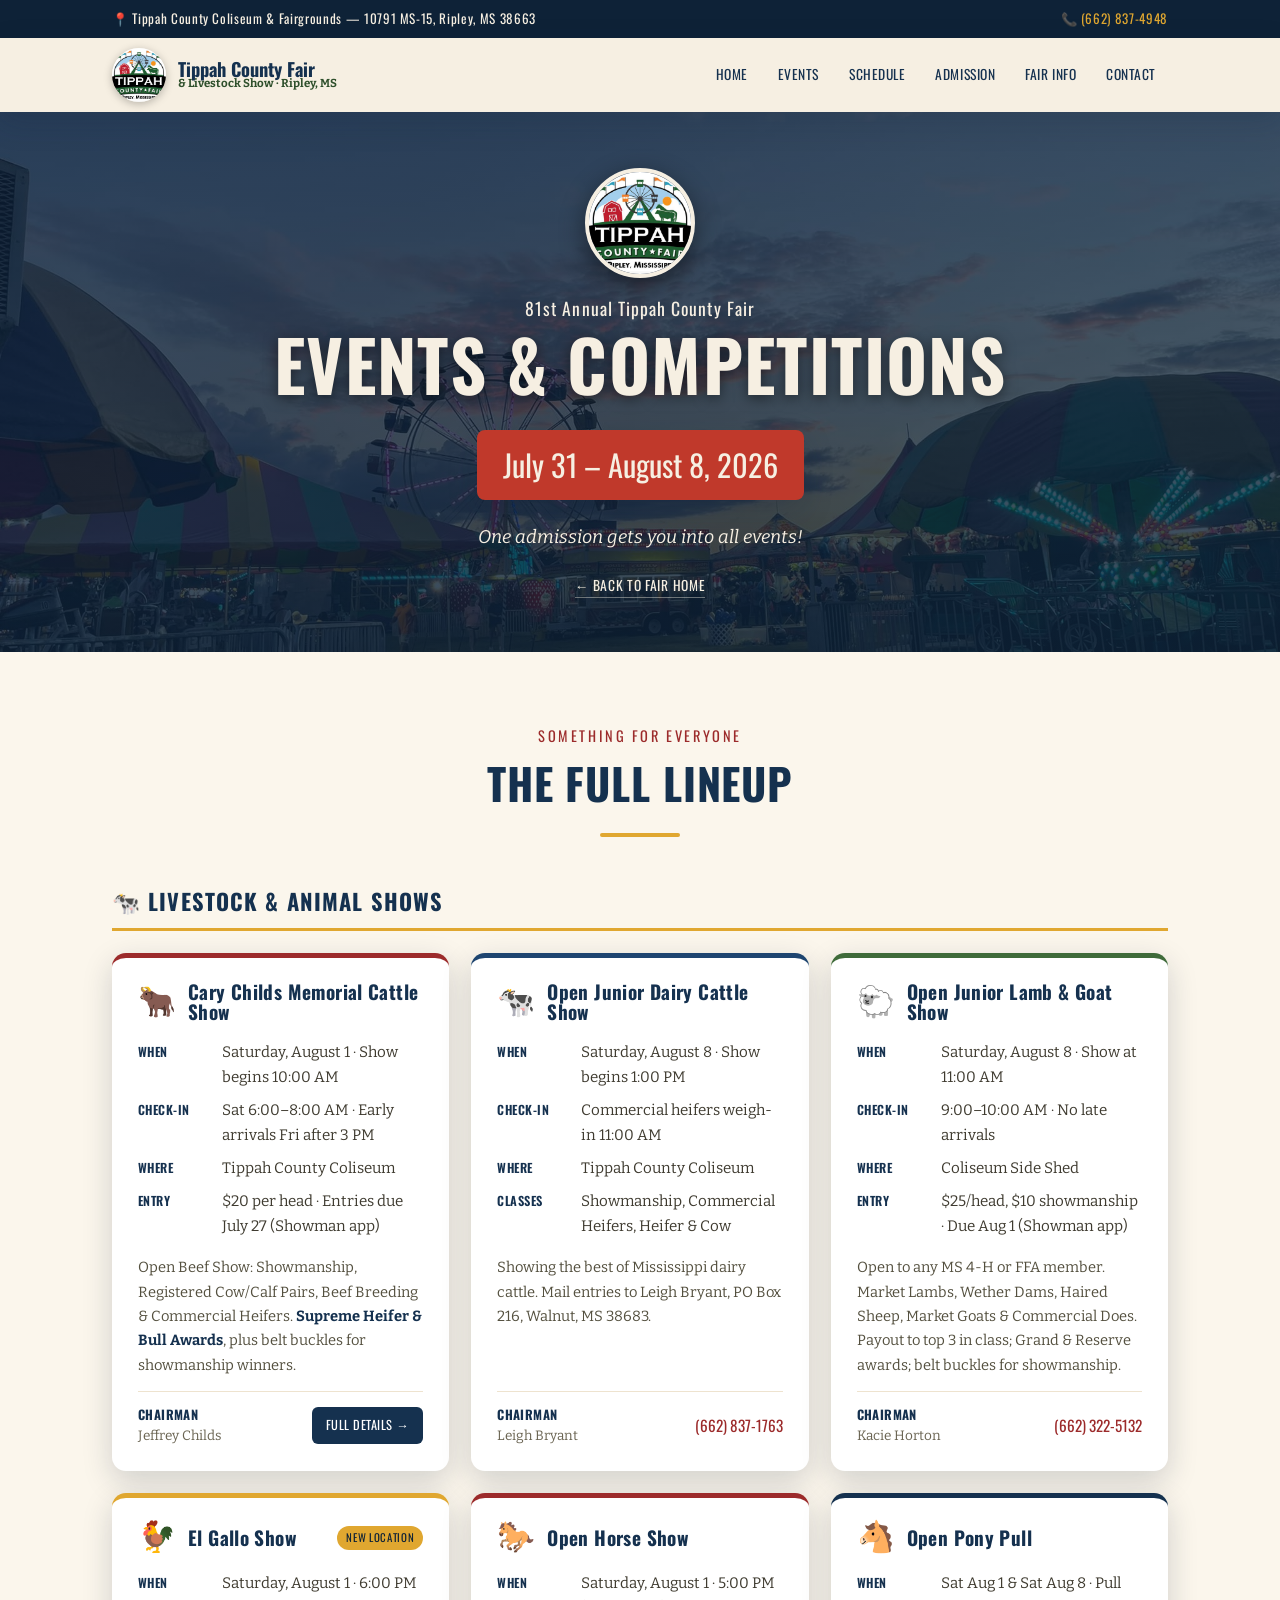
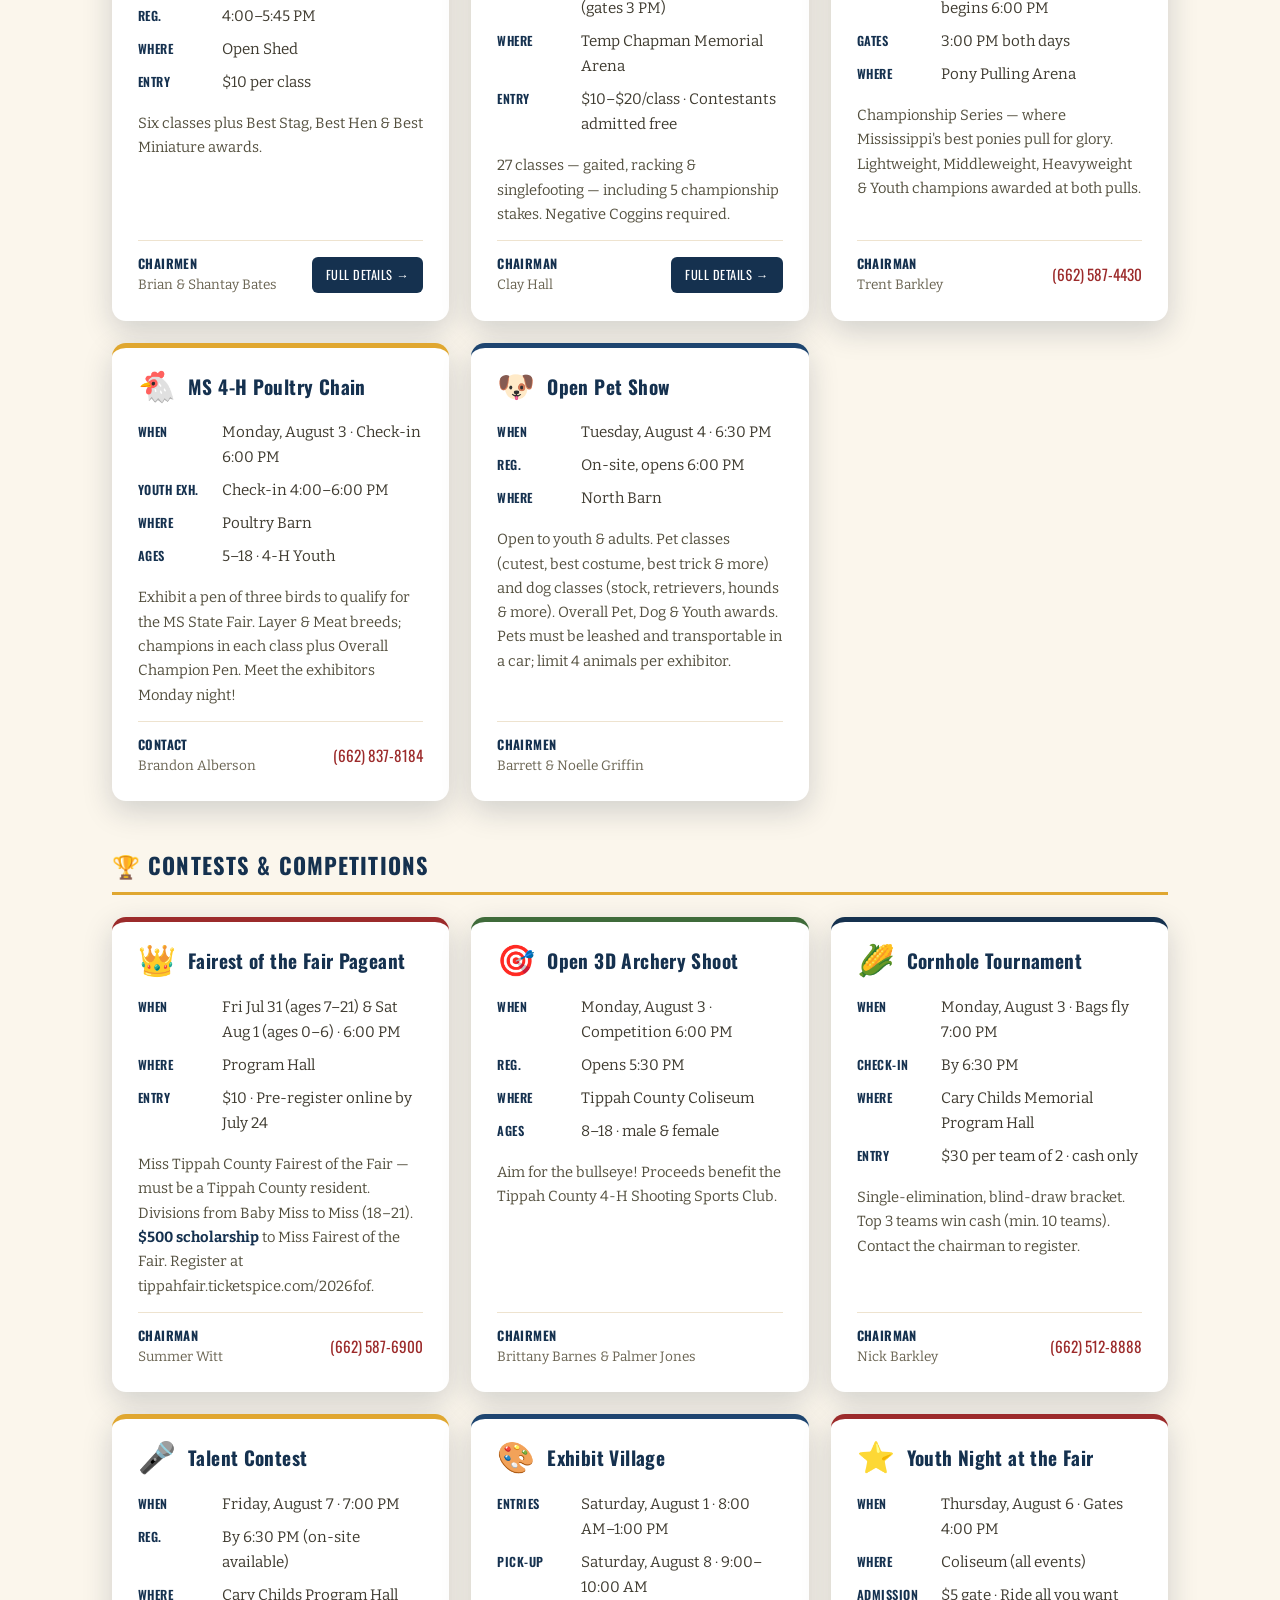
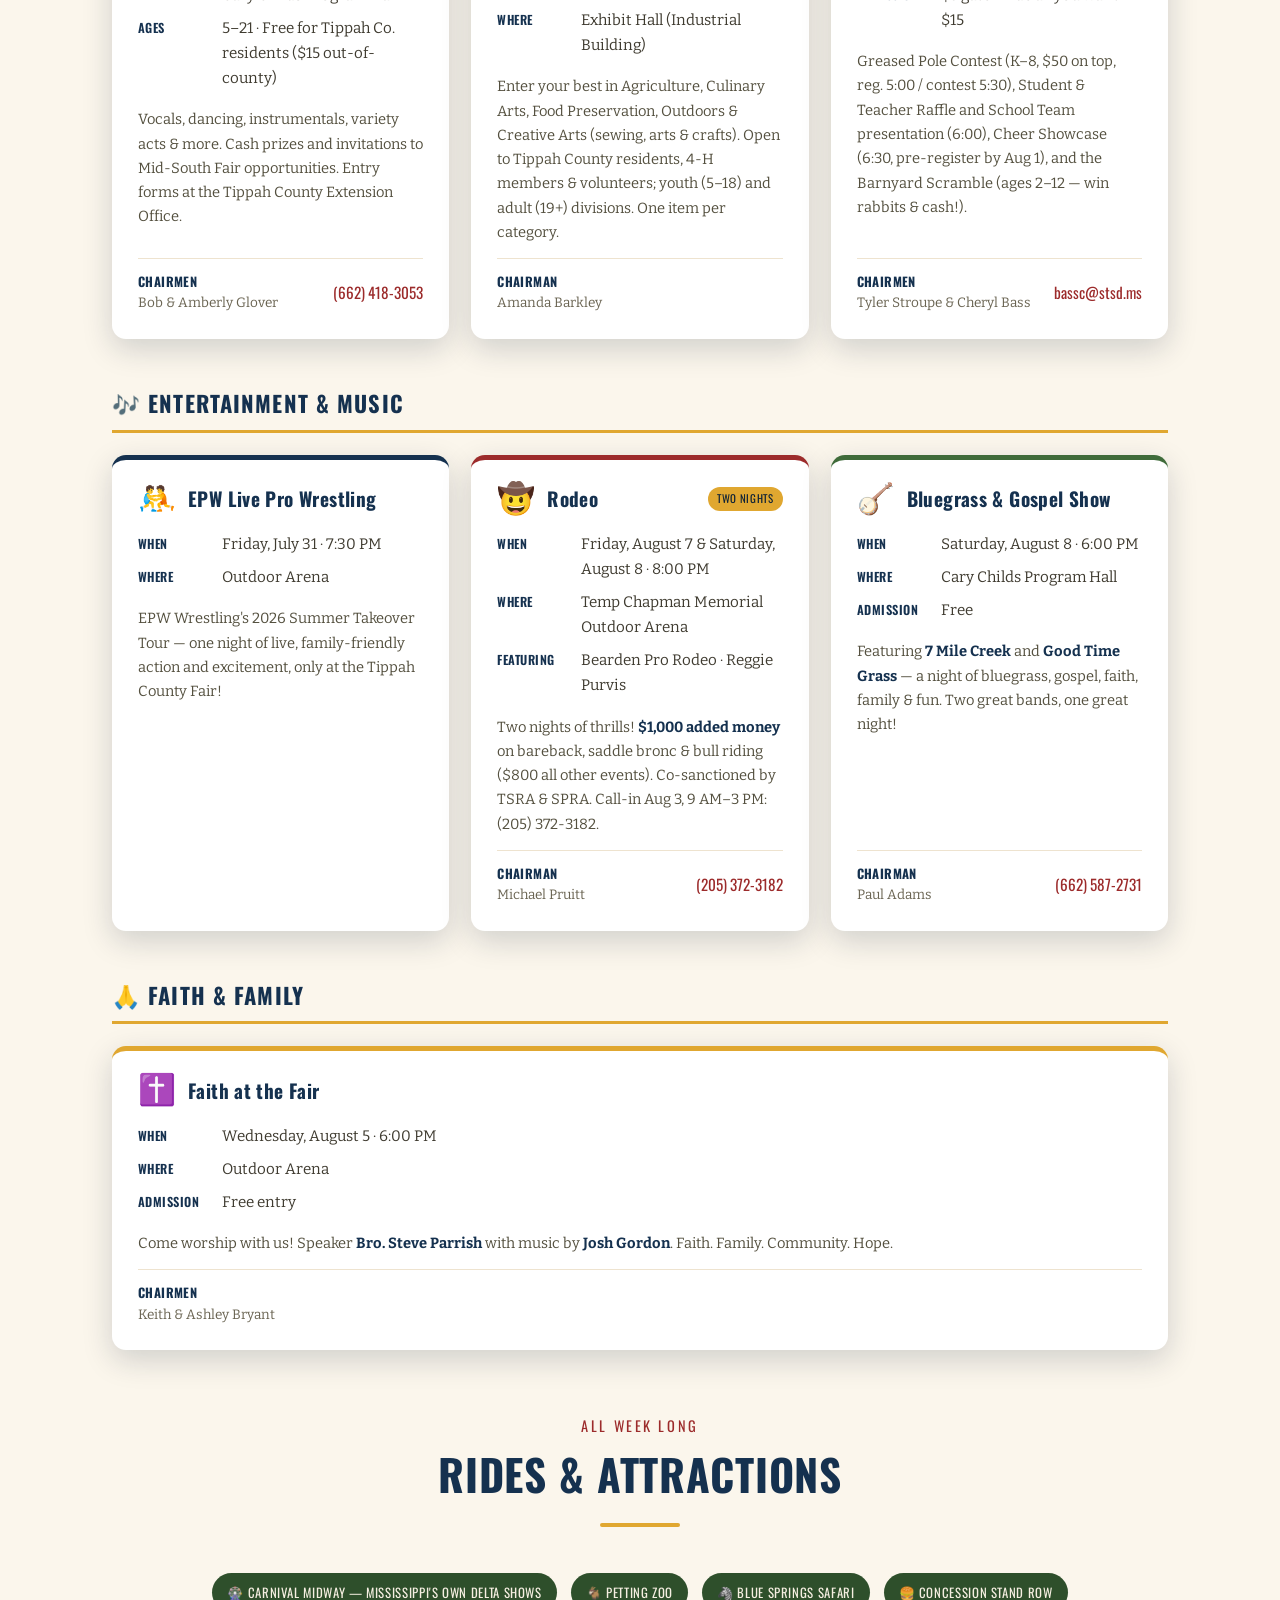
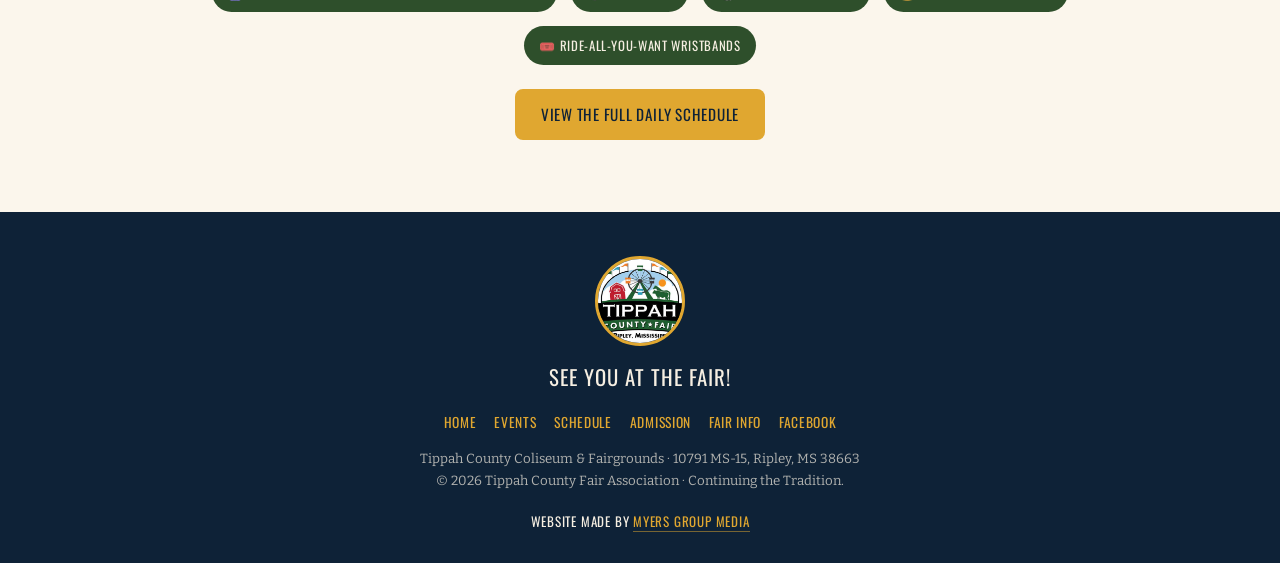
<file: events.html>
<!DOCTYPE html>
<html lang="en">
<head>
<meta charset="UTF-8" />
<meta name="viewport" content="width=device-width, initial-scale=1.0" />

<!-- Primary SEO -->
<title>Events &amp; Competitions 2026 | Tippah County Fair — Ripley, MS</title>
<meta name="description" content="Full lineup of events and competitions at the 81st Annual Tippah County Fair & Livestock Show, July 31 – August 8, 2026 in Ripley, MS: cattle, dairy, lamb & goat, horse, poultry, pet and pony shows, rodeo, wrestling, talent, cornhole, archery, pageant, exhibits, and more." />
<meta name="keywords" content="Tippah County Fair events, fair competitions Ripley MS, rodeo, livestock shows, talent contest, cornhole tournament, archery shoot, pony pull, pet show, Fairest of the Fair" />
<meta name="author" content="Tippah County Fair Association" />
<meta name="robots" content="index, follow, max-image-preview:large" />
<meta name="theme-color" content="#15314f" />
<link rel="canonical" href="https://tippahcountyfair.com/events.html" />
<link rel="icon" href="logo.jpg" />
<link rel="apple-touch-icon" href="logo.jpg" />

<meta property="og:type" content="website" />
<meta property="og:site_name" content="Tippah County Fair &amp; Livestock Show" />
<meta property="og:title" content="Events &amp; Competitions 2026 — Tippah County Fair" />
<meta property="og:description" content="The full lineup of shows, competitions, and entertainment at the 81st Annual Tippah County Fair, July 31 – August 8, 2026." />
<meta property="og:url" content="https://tippahcountyfair.com/events.html" />
<meta property="og:image" content="https://tippahcountyfair.com/og-image.jpg" />
<meta property="og:image:width" content="1200" />
<meta property="og:image:height" content="630" />
<meta property="og:locale" content="en_US" />
<meta name="twitter:card" content="summary_large_image" />
<meta name="twitter:title" content="Events &amp; Competitions 2026 — Tippah County Fair" />
<meta name="twitter:description" content="Shows, competitions, rodeo, and entertainment, July 31 – August 8, 2026 in Ripley, MS." />
<meta name="twitter:image" content="https://tippahcountyfair.com/og-image.jpg" />

<link href="https://fonts.googleapis.com/css2?family=Oswald:wght@400;500;600;700&family=Bitter:ital,wght@0,400;0,600;0,700;1,400&display=swap" rel="stylesheet" />
<link rel="stylesheet" href="styles.css?v=20260629" />
</head>
<body>

<!-- Top bar -->
<div class="topbar">
  <div class="wrap">
    <span>📍 Tippah County Coliseum &amp; Fairgrounds — 10791 MS-15, Ripley, MS 38663</span>
    <span>📞 <a href="tel:+16628374948">(662) 837-4948</a></span>
  </div>
</div>

<!-- Nav -->
<header class="nav">
  <div class="wrap">
    <a class="brand" href="index.html">
      <img src="logo.jpg" alt="Tippah County Fair logo" />
      <b>Tippah County Fair<span>&amp; Livestock Show · Ripley, MS</span></b>
    </a>
    <button class="menu-btn" aria-label="Menu" onclick="document.getElementById('navmenu').classList.toggle('open')">☰</button>
    <nav id="navmenu">
      <a href="index.html">Home</a>
      <a href="events.html">Events</a>
      <a href="index.html#schedule">Schedule</a>
      <a href="index.html#admission">Admission</a>
      <a href="fair-info.html">Fair Info</a>
      <a href="index.html#contact">Contact</a>
    </nav>
  </div>
</header>

<!-- Hero -->
<section class="hero subpage">
  <div class="wrap">
    <img class="logo" src="logo.jpg" alt="Tippah County Fair" />
    <div class="sub">81st Annual Tippah County Fair</div>
    <h1>Events &amp; Competitions</h1>
    <div class="dates">July 31 – August 8, 2026</div>
    <p class="tagline">One admission gets you into all events!</p>
    <a class="backlink" href="index.html">← Back to Fair Home</a>
  </div>
</section>

<section id="events-hub">
  <div class="wrap">
    <div class="sec-head">
      <div class="kicker">Something for everyone</div>
      <h2>The Full Lineup</h2>
      <div class="rule"></div>
    </div>

    <div class="ev-groups">

      <!-- ===== Livestock & Animal Shows ===== -->
      <div class="ev-group">
        <h3 class="grp">🐄 Livestock &amp; Animal Shows</h3>
        <div class="ev-grid">

          <a class="ev-card c-red" href="cary-childs-cattle-show.html" style="text-decoration:none;color:inherit;">
            <div class="ev-h"><span class="ic">🐂</span><h4>Cary Childs Memorial Cattle Show</h4></div>
            <ul class="ev-meta">
              <li><b>When</b><span>Saturday, August 1 · Show begins 10:00 AM</span></li>
              <li><b>Check-in</b><span>Sat 6:00–8:00 AM · Early arrivals Fri after 3 PM</span></li>
              <li><b>Where</b><span>Tippah County Coliseum</span></li>
              <li><b>Entry</b><span>$20 per head · Entries due July 27 (Showman app)</span></li>
            </ul>
            <div class="ev-desc">Open Beef Show: Showmanship, Registered Cow/Calf Pairs, Beef Breeding &amp; Commercial Heifers. <strong>Supreme Heifer &amp; Bull Awards</strong>, plus belt buckles for showmanship winners.</div>
            <div class="ev-foot">
              <div class="chair"><b>Chairman</b>Jeffrey Childs</div>
              <span class="detail">Full details →</span>
            </div>
          </a>

          <div class="ev-card c-blue">
            <div class="ev-h"><span class="ic">🐄</span><h4>Open Junior Dairy Cattle Show</h4></div>
            <ul class="ev-meta">
              <li><b>When</b><span>Saturday, August 8 · Show begins 1:00 PM</span></li>
              <li><b>Check-in</b><span>Commercial heifers weigh-in 11:00 AM</span></li>
              <li><b>Where</b><span>Tippah County Coliseum</span></li>
              <li><b>Classes</b><span>Showmanship, Commercial Heifers, Heifer &amp; Cow</span></li>
            </ul>
            <div class="ev-desc">Showing the best of Mississippi dairy cattle. Mail entries to Leigh Bryant, PO Box 216, Walnut, MS 38683.</div>
            <div class="ev-foot">
              <div class="chair"><b>Chairman</b>Leigh Bryant</div>
              <a class="tel" href="tel:+16628371763">(662) 837-1763</a>
            </div>
          </div>

          <div class="ev-card c-green">
            <div class="ev-h"><span class="ic">🐑</span><h4>Open Junior Lamb &amp; Goat Show</h4></div>
            <ul class="ev-meta">
              <li><b>When</b><span>Saturday, August 8 · Show at 11:00 AM</span></li>
              <li><b>Check-in</b><span>9:00–10:00 AM · No late arrivals</span></li>
              <li><b>Where</b><span>Coliseum Side Shed</span></li>
              <li><b>Entry</b><span>$25/head, $10 showmanship · Due Aug 1 (Showman app)</span></li>
            </ul>
            <div class="ev-desc">Open to any MS 4-H or FFA member. Market Lambs, Wether Dams, Haired Sheep, Market Goats &amp; Commercial Does. Payout to top 3 in class; Grand &amp; Reserve awards; belt buckles for showmanship.</div>
            <div class="ev-foot">
              <div class="chair"><b>Chairman</b>Kacie Horton</div>
              <a class="tel" href="tel:+16623225132">(662) 322-5132</a>
            </div>
          </div>

          <a class="ev-card c-gold" href="el-gallo-show.html" style="text-decoration:none;color:inherit;">
            <div class="ev-h"><span class="ic">🐓</span><h4>El Gallo Show</h4><span class="ev-badge">New location</span></div>
            <ul class="ev-meta">
              <li><b>When</b><span>Saturday, August 1 · 6:00 PM</span></li>
              <li><b>Reg.</b><span>4:00–5:45 PM</span></li>
              <li><b>Where</b><span>Open Shed</span></li>
              <li><b>Entry</b><span>$10 per class</span></li>
            </ul>
            <div class="ev-desc">Six classes plus Best Stag, Best Hen &amp; Best Miniature awards.</div>
            <div class="ev-foot">
              <div class="chair"><b>Chairmen</b>Brian &amp; Shantay Bates</div>
              <span class="detail">Full details →</span>
            </div>
          </a>

          <a class="ev-card c-red" href="open-horse-show.html" style="text-decoration:none;color:inherit;">
            <div class="ev-h"><span class="ic">🐎</span><h4>Open Horse Show</h4></div>
            <ul class="ev-meta">
              <li><b>When</b><span>Saturday, August 1 · 5:00 PM (gates 3 PM)</span></li>
              <li><b>Where</b><span>Temp Chapman Memorial Arena</span></li>
              <li><b>Entry</b><span>$10–$20/class · Contestants admitted free</span></li>
            </ul>
            <div class="ev-desc">27 classes — gaited, racking &amp; singlefooting — including 5 championship stakes. Negative Coggins required.</div>
            <div class="ev-foot">
              <div class="chair"><b>Chairman</b>Clay Hall</div>
              <span class="detail">Full details →</span>
            </div>
          </a>

          <div class="ev-card c-navy">
            <div class="ev-h"><span class="ic">🐴</span><h4>Open Pony Pull</h4></div>
            <ul class="ev-meta">
              <li><b>When</b><span>Sat Aug 1 &amp; Sat Aug 8 · Pull begins 6:00 PM</span></li>
              <li><b>Gates</b><span>3:00 PM both days</span></li>
              <li><b>Where</b><span>Pony Pulling Arena</span></li>
            </ul>
            <div class="ev-desc">Championship Series — where Mississippi's best ponies pull for glory. Lightweight, Middleweight, Heavyweight &amp; Youth champions awarded at both pulls.</div>
            <div class="ev-foot">
              <div class="chair"><b>Chairman</b>Trent Barkley</div>
              <a class="tel" href="tel:+16625874430">(662) 587-4430</a>
            </div>
          </div>

          <div class="ev-card c-gold">
            <div class="ev-h"><span class="ic">🐔</span><h4>MS 4-H Poultry Chain</h4></div>
            <ul class="ev-meta">
              <li><b>When</b><span>Monday, August 3 · Check-in 6:00 PM</span></li>
              <li><b>Youth Exh.</b><span>Check-in 4:00–6:00 PM</span></li>
              <li><b>Where</b><span>Poultry Barn</span></li>
              <li><b>Ages</b><span>5–18 · 4-H Youth</span></li>
            </ul>
            <div class="ev-desc">Exhibit a pen of three birds to qualify for the MS State Fair. Layer &amp; Meat breeds; champions in each class plus Overall Champion Pen. Meet the exhibitors Monday night!</div>
            <div class="ev-foot">
              <div class="chair"><b>Contact</b>Brandon Alberson</div>
              <a class="tel" href="tel:+16628378184">(662) 837-8184</a>
            </div>
          </div>

          <div class="ev-card c-blue">
            <div class="ev-h"><span class="ic">🐶</span><h4>Open Pet Show</h4></div>
            <ul class="ev-meta">
              <li><b>When</b><span>Tuesday, August 4 · 6:30 PM</span></li>
              <li><b>Reg.</b><span>On-site, opens 6:00 PM</span></li>
              <li><b>Where</b><span>North Barn</span></li>
            </ul>
            <div class="ev-desc">Open to youth &amp; adults. Pet classes (cutest, best costume, best trick &amp; more) and dog classes (stock, retrievers, hounds &amp; more). Overall Pet, Dog &amp; Youth awards. Pets must be leashed and transportable in a car; limit 4 animals per exhibitor.</div>
            <div class="ev-foot">
              <div class="chair"><b>Chairmen</b>Barrett &amp; Noelle Griffin</div>
            </div>
          </div>

        </div>
      </div>

      <!-- ===== Contests & Competitions ===== -->
      <div class="ev-group">
        <h3 class="grp">🏆 Contests &amp; Competitions</h3>
        <div class="ev-grid">

          <div class="ev-card c-red">
            <div class="ev-h"><span class="ic">👑</span><h4>Fairest of the Fair Pageant</h4></div>
            <ul class="ev-meta">
              <li><b>When</b><span>Fri Jul 31 (ages 7–21) &amp; Sat Aug 1 (ages 0–6) · 6:00 PM</span></li>
              <li><b>Where</b><span>Program Hall</span></li>
              <li><b>Entry</b><span>$10 · Pre-register online by July 24</span></li>
            </ul>
            <div class="ev-desc">Miss Tippah County Fairest of the Fair — must be a Tippah County resident. Divisions from Baby Miss to Miss (18–21). <strong>$500 scholarship</strong> to Miss Fairest of the Fair. Register at tippahfair.ticketspice.com/2026fof.</div>
            <div class="ev-foot">
              <div class="chair"><b>Chairman</b>Summer Witt</div>
              <a class="tel" href="tel:+16625876900">(662) 587-6900</a>
            </div>
          </div>

          <div class="ev-card c-green">
            <div class="ev-h"><span class="ic">🎯</span><h4>Open 3D Archery Shoot</h4></div>
            <ul class="ev-meta">
              <li><b>When</b><span>Monday, August 3 · Competition 6:00 PM</span></li>
              <li><b>Reg.</b><span>Opens 5:30 PM</span></li>
              <li><b>Where</b><span>Tippah County Coliseum</span></li>
              <li><b>Ages</b><span>8–18 · male &amp; female</span></li>
            </ul>
            <div class="ev-desc">Aim for the bullseye! Proceeds benefit the Tippah County 4-H Shooting Sports Club.</div>
            <div class="ev-foot">
              <div class="chair"><b>Chairmen</b>Brittany Barnes &amp; Palmer Jones</div>
            </div>
          </div>

          <div class="ev-card c-navy">
            <div class="ev-h"><span class="ic">🌽</span><h4>Cornhole Tournament</h4></div>
            <ul class="ev-meta">
              <li><b>When</b><span>Monday, August 3 · Bags fly 7:00 PM</span></li>
              <li><b>Check-in</b><span>By 6:30 PM</span></li>
              <li><b>Where</b><span>Cary Childs Memorial Program Hall</span></li>
              <li><b>Entry</b><span>$30 per team of 2 · cash only</span></li>
            </ul>
            <div class="ev-desc">Single-elimination, blind-draw bracket. Top 3 teams win cash (min. 10 teams). Contact the chairman to register.</div>
            <div class="ev-foot">
              <div class="chair"><b>Chairman</b>Nick Barkley</div>
              <a class="tel" href="tel:+16625128888">(662) 512-8888</a>
            </div>
          </div>

          <div class="ev-card c-gold">
            <div class="ev-h"><span class="ic">🎤</span><h4>Talent Contest</h4></div>
            <ul class="ev-meta">
              <li><b>When</b><span>Friday, August 7 · 7:00 PM</span></li>
              <li><b>Reg.</b><span>By 6:30 PM (on-site available)</span></li>
              <li><b>Where</b><span>Cary Childs Program Hall</span></li>
              <li><b>Ages</b><span>5–21 · Free for Tippah Co. residents ($15 out-of-county)</span></li>
            </ul>
            <div class="ev-desc">Vocals, dancing, instrumentals, variety acts &amp; more. Cash prizes and invitations to Mid-South Fair opportunities. Entry forms at the Tippah County Extension Office.</div>
            <div class="ev-foot">
              <div class="chair"><b>Chairmen</b>Bob &amp; Amberly Glover</div>
              <a class="tel" href="tel:+16624183053">(662) 418-3053</a>
            </div>
          </div>

          <div class="ev-card c-blue">
            <div class="ev-h"><span class="ic">🎨</span><h4>Exhibit Village</h4></div>
            <ul class="ev-meta">
              <li><b>Entries</b><span>Saturday, August 1 · 8:00 AM–1:00 PM</span></li>
              <li><b>Pick-up</b><span>Saturday, August 8 · 9:00–10:00 AM</span></li>
              <li><b>Where</b><span>Exhibit Hall (Industrial Building)</span></li>
            </ul>
            <div class="ev-desc">Enter your best in Agriculture, Culinary Arts, Food Preservation, Outdoors &amp; Creative Arts (sewing, arts &amp; crafts). Open to Tippah County residents, 4-H members &amp; volunteers; youth (5–18) and adult (19+) divisions. One item per category.</div>
            <div class="ev-foot">
              <div class="chair"><b>Chairman</b>Amanda Barkley</div>
            </div>
          </div>

          <div class="ev-card c-red">
            <div class="ev-h"><span class="ic">⭐</span><h4>Youth Night at the Fair</h4></div>
            <ul class="ev-meta">
              <li><b>When</b><span>Thursday, August 6 · Gates 4:00 PM</span></li>
              <li><b>Where</b><span>Coliseum (all events)</span></li>
              <li><b>Admission</b><span>$5 gate · Ride all you want $15</span></li>
            </ul>
            <div class="ev-desc">Greased Pole Contest (K–8, $50 on top, reg. 5:00 / contest 5:30), Student &amp; Teacher Raffle and School Team presentation (6:00), Cheer Showcase (6:30, pre-register by Aug 1), and the Barnyard Scramble (ages 2–12 — win rabbits &amp; cash!).</div>
            <div class="ev-foot">
              <div class="chair"><b>Chairmen</b>Tyler Stroupe &amp; Cheryl Bass</div>
              <a class="tel" href="mailto:bassc@stsd.ms">bassc@stsd.ms</a>
            </div>
          </div>

        </div>
      </div>

      <!-- ===== Entertainment & Music ===== -->
      <div class="ev-group">
        <h3 class="grp">🎶 Entertainment &amp; Music</h3>
        <div class="ev-grid">

          <div class="ev-card c-navy">
            <div class="ev-h"><span class="ic">🤼</span><h4>EPW Live Pro Wrestling</h4></div>
            <ul class="ev-meta">
              <li><b>When</b><span>Friday, July 31 · 7:30 PM</span></li>
              <li><b>Where</b><span>Outdoor Arena</span></li>
            </ul>
            <div class="ev-desc">EPW Wrestling's 2026 Summer Takeover Tour — one night of live, family-friendly action and excitement, only at the Tippah County Fair!</div>
          </div>

          <div class="ev-card c-red">
            <div class="ev-h"><span class="ic">🤠</span><h4>Rodeo</h4><span class="ev-badge">Two nights</span></div>
            <ul class="ev-meta">
              <li><b>When</b><span>Friday, August 7 &amp; Saturday, August 8 · 8:00 PM</span></li>
              <li><b>Where</b><span>Temp Chapman Memorial Outdoor Arena</span></li>
              <li><b>Featuring</b><span>Bearden Pro Rodeo · Reggie Purvis</span></li>
            </ul>
            <div class="ev-desc">Two nights of thrills! <strong>$1,000 added money</strong> on bareback, saddle bronc &amp; bull riding ($800 all other events). Co-sanctioned by TSRA &amp; SPRA. Call-in Aug 3, 9 AM–3 PM: (205) 372-3182.</div>
            <div class="ev-foot">
              <div class="chair"><b>Chairman</b>Michael Pruitt</div>
              <a class="tel" href="tel:+12053723182">(205) 372-3182</a>
            </div>
          </div>

          <div class="ev-card c-green">
            <div class="ev-h"><span class="ic">🪕</span><h4>Bluegrass &amp; Gospel Show</h4></div>
            <ul class="ev-meta">
              <li><b>When</b><span>Saturday, August 8 · 6:00 PM</span></li>
              <li><b>Where</b><span>Cary Childs Program Hall</span></li>
              <li><b>Admission</b><span>Free</span></li>
            </ul>
            <div class="ev-desc">Featuring <strong>7 Mile Creek</strong> and <strong>Good Time Grass</strong> — a night of bluegrass, gospel, faith, family &amp; fun. Two great bands, one great night!</div>
            <div class="ev-foot">
              <div class="chair"><b>Chairman</b>Paul Adams</div>
              <a class="tel" href="tel:+16625872731">(662) 587-2731</a>
            </div>
          </div>

        </div>
      </div>

      <!-- ===== Faith & Family ===== -->
      <div class="ev-group">
        <h3 class="grp">🙏 Faith &amp; Family</h3>
        <div class="ev-grid">

          <div class="ev-card c-gold">
            <div class="ev-h"><span class="ic">✝️</span><h4>Faith at the Fair</h4></div>
            <ul class="ev-meta">
              <li><b>When</b><span>Wednesday, August 5 · 6:00 PM</span></li>
              <li><b>Where</b><span>Outdoor Arena</span></li>
              <li><b>Admission</b><span>Free entry</span></li>
            </ul>
            <div class="ev-desc">Come worship with us! Speaker <strong>Bro. Steve Parrish</strong> with music by <strong>Josh Gordon</strong>. Faith. Family. Community. Hope.</div>
            <div class="ev-foot">
              <div class="chair"><b>Chairmen</b>Keith &amp; Ashley Bryant</div>
            </div>
          </div>

        </div>
      </div>

    </div>

    <!-- Attractions -->
    <div class="sec-head" style="margin-top:64px;">
      <div class="kicker">All week long</div>
      <h2>Rides &amp; Attractions</h2>
      <div class="rule"></div>
    </div>
    <div class="badges" style="justify-content:center;">
      <span class="badge">🎡 Carnival Midway — Mississippi's Own Delta Shows</span>
      <span class="badge">🐐 Petting Zoo</span>
      <span class="badge">🦓 Blue Springs Safari</span>
      <span class="badge">🍔 Concession Stand Row</span>
      <span class="badge">🎟️ Ride-All-You-Want Wristbands</span>
    </div>
    <p style="text-align:center;margin-top:24px;">
      <a class="btn btn-gold" href="index.html#schedule">View the Full Daily Schedule</a>
    </p>
  </div>
</section>

<!-- Footer -->
<footer>
  <div class="wrap">
    <img src="logo.jpg" alt="Tippah County Fair logo" />
    <div class="display" style="font-size:1.3rem;letter-spacing:.05em;">See you at the Fair!</div>
    <div class="flinks">
      <a href="index.html">Home</a>
      <a href="events.html">Events</a>
      <a href="index.html#schedule">Schedule</a>
      <a href="index.html#admission">Admission</a>
      <a href="fair-info.html">Fair Info</a>
      <a href="https://www.facebook.com/tippahcountyfair" target="_blank" rel="noopener">Facebook</a>
    </div>
    <small>Tippah County Coliseum &amp; Fairgrounds · 10791 MS-15, Ripley, MS 38663<br>
    © 2026 Tippah County Fair Association · Continuing the Tradition.</small>
    <div class="credit">Website made by <a href="https://MyersGroupMedia.com" target="_blank" rel="noopener">Myers Group Media</a></div>
  </div>
</footer>

<script>
document.querySelectorAll('#navmenu a').forEach(function(a){
  a.addEventListener('click', function(){ document.getElementById('navmenu').classList.remove('open'); });
});
</script>
</body>
</html>
</file>
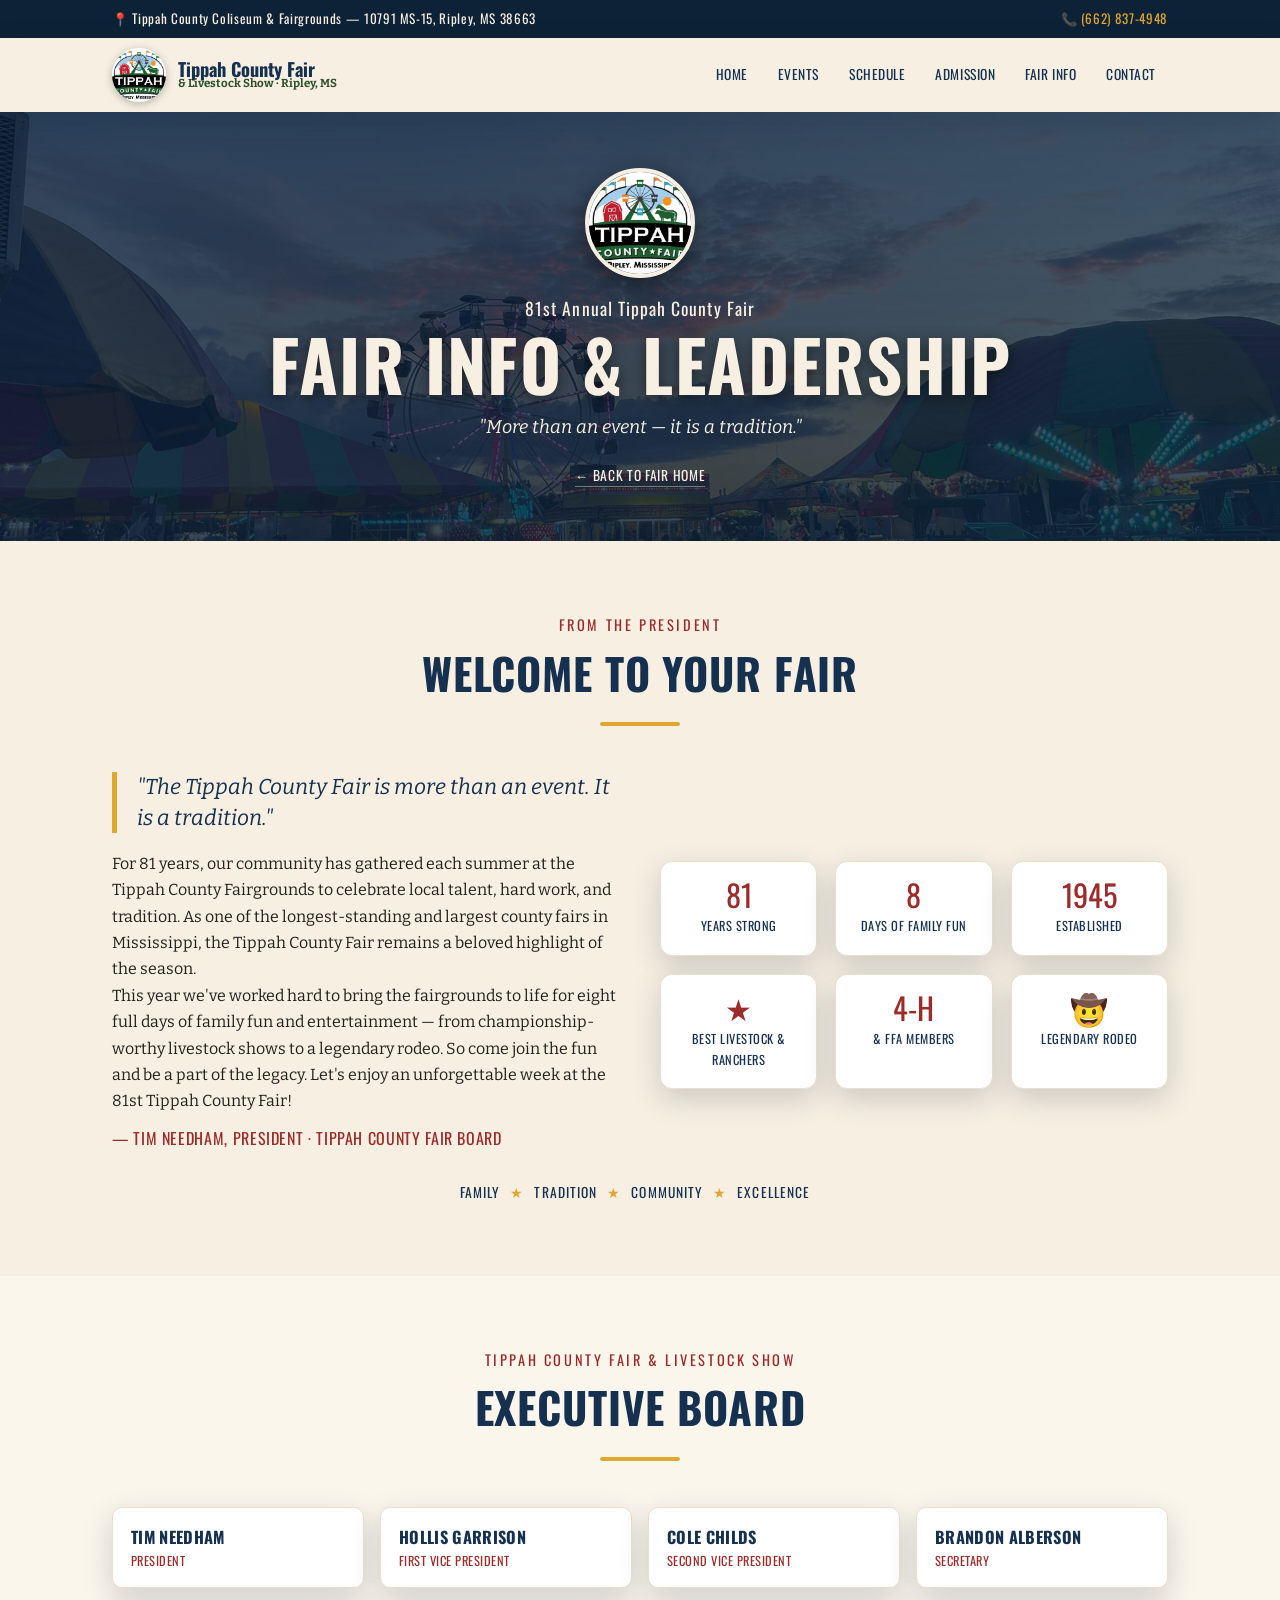
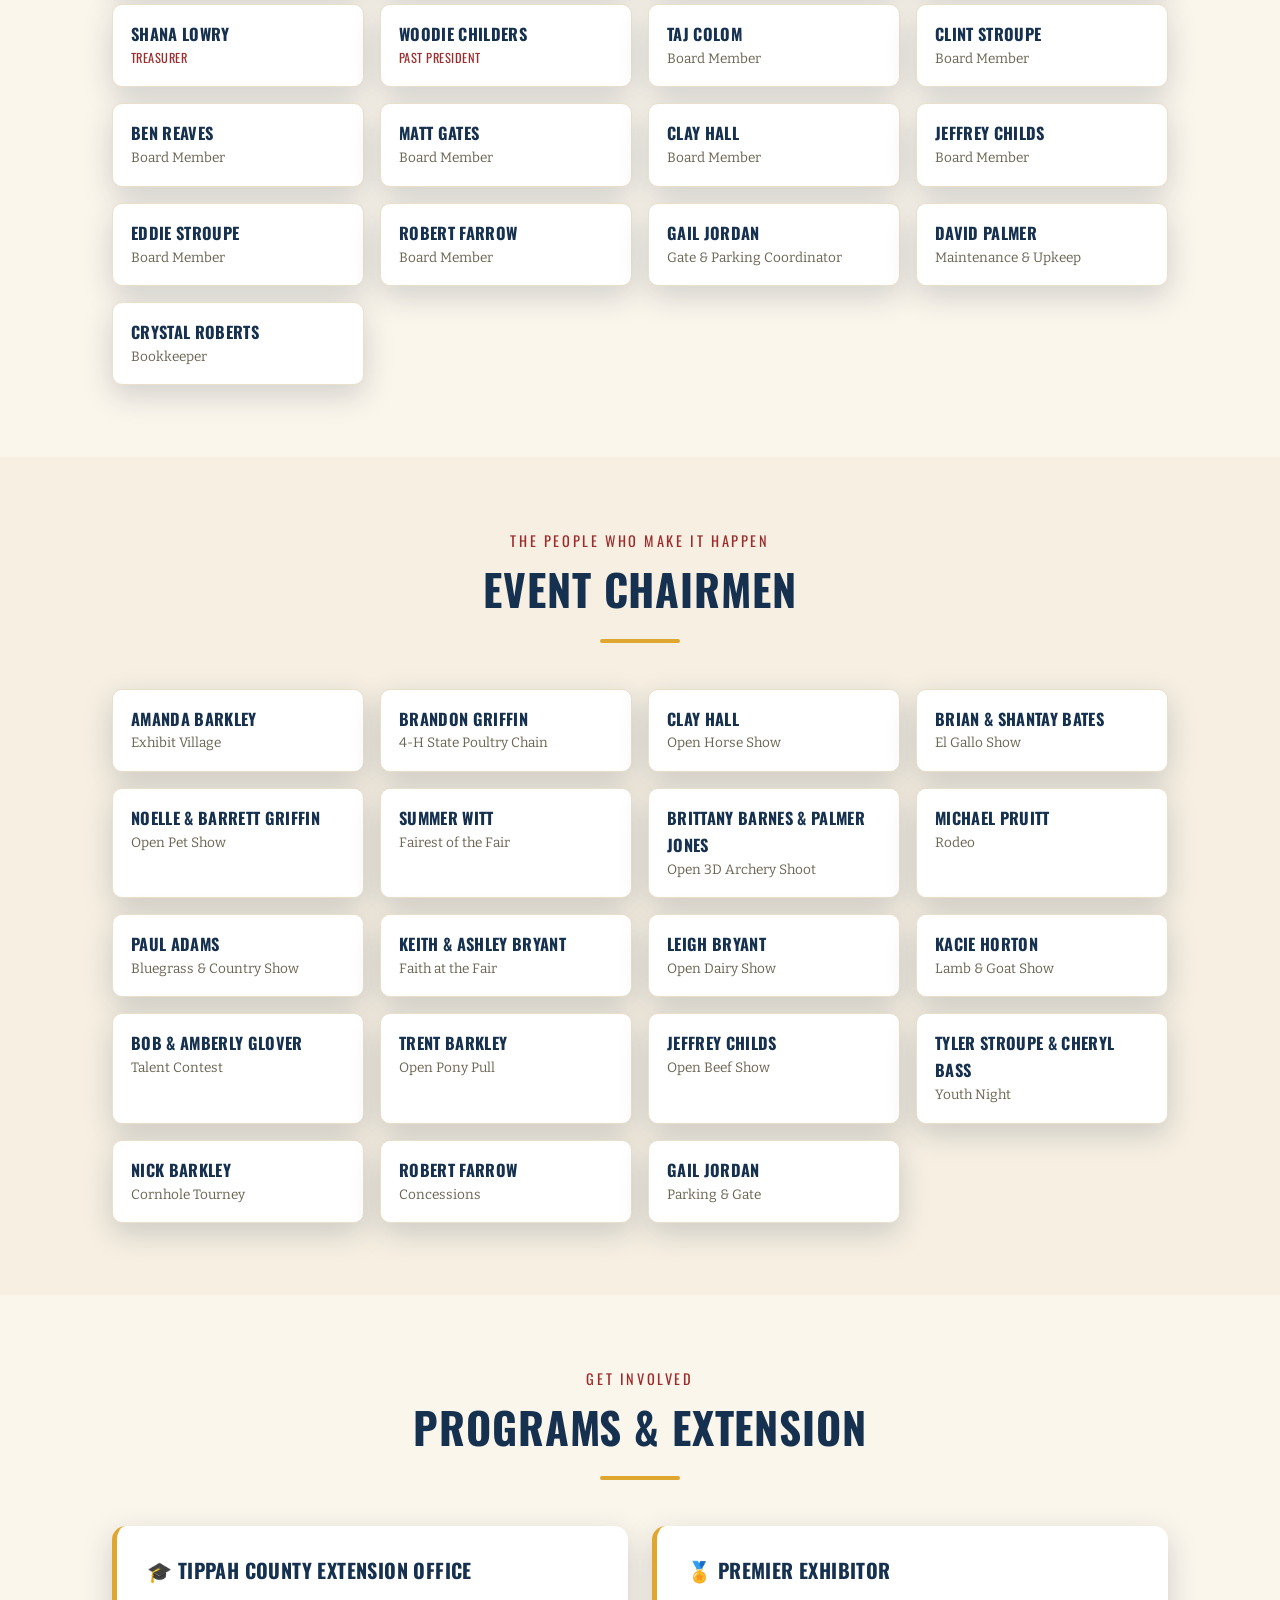
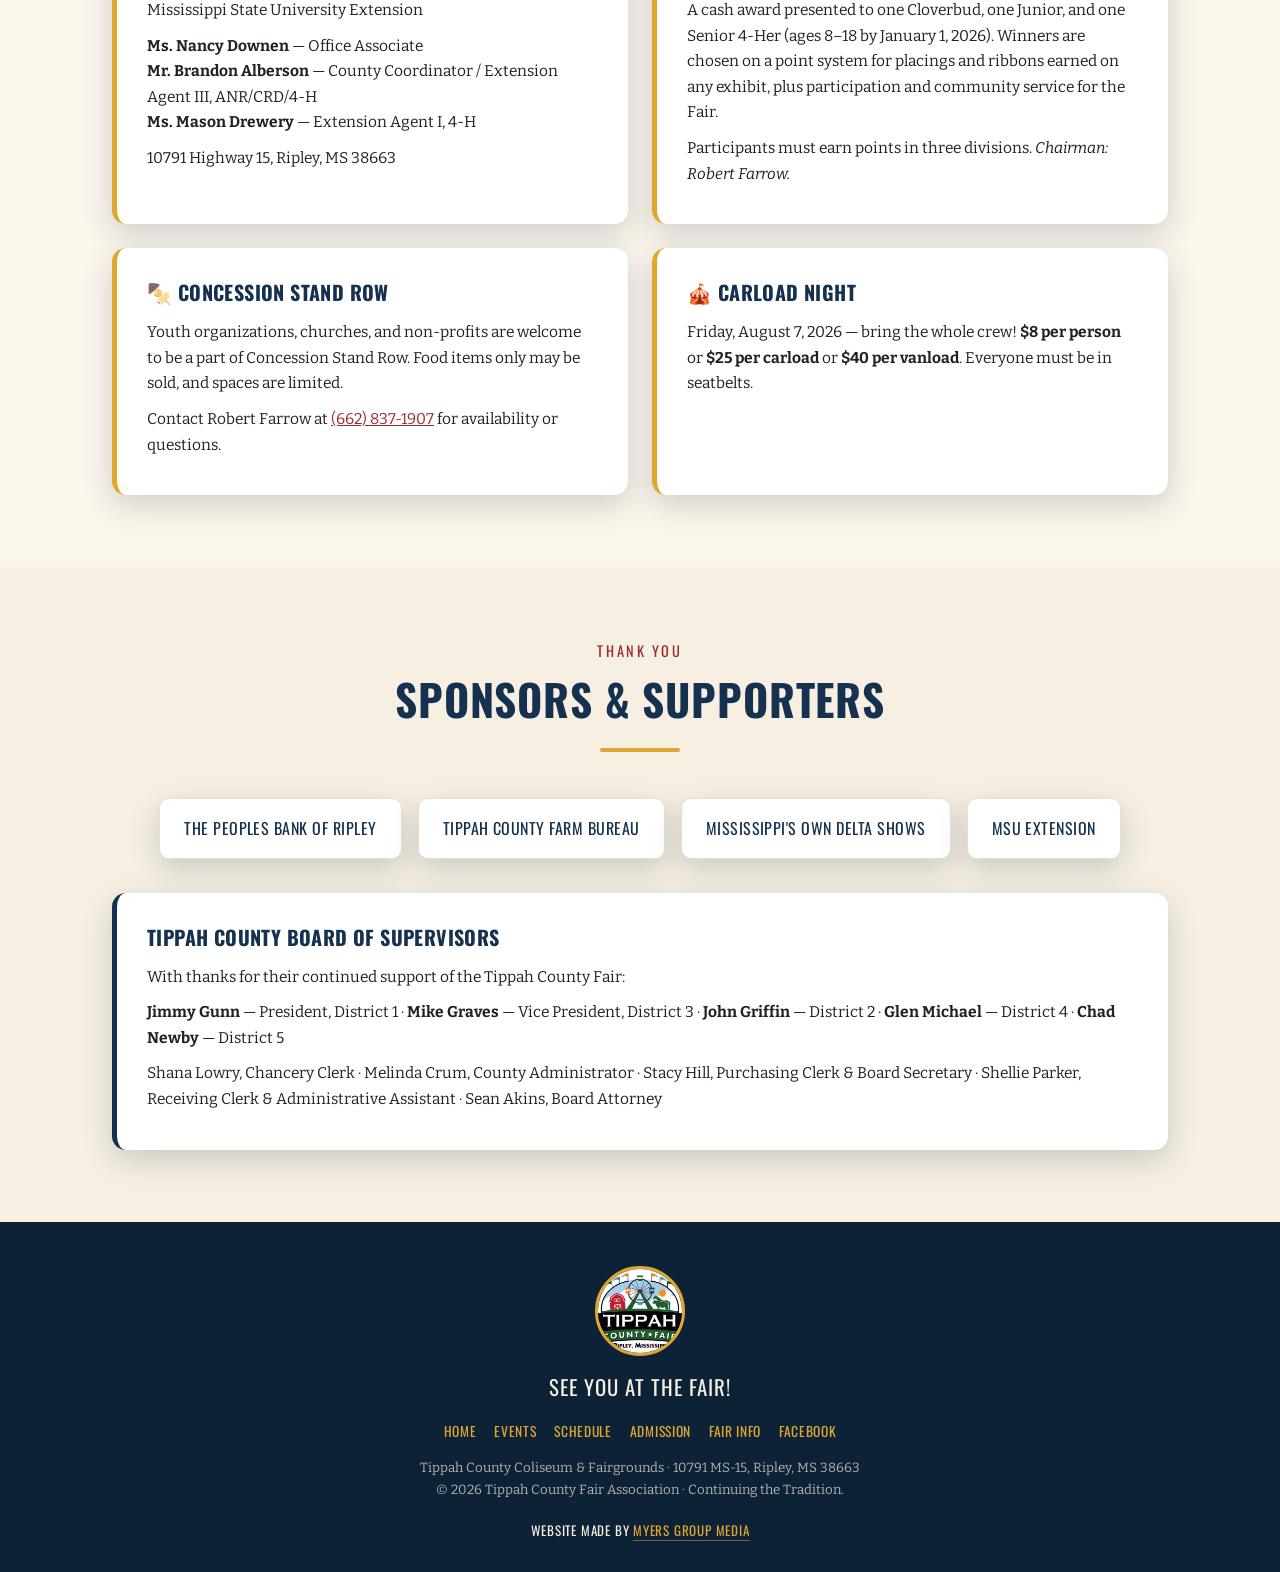
<file: fair-info.html>
<!DOCTYPE html>
<html lang="en">
<head>
<meta charset="UTF-8" />
<meta name="viewport" content="width=device-width, initial-scale=1.0" />

<title>Fair Info &amp; Leadership | Tippah County Fair — Ripley, MS</title>
<meta name="description" content="About the Tippah County Fair & Livestock Show: president's welcome, executive board, event chairmen, MSU Extension office, Premier Exhibitor program, Concession Stand Row, and our community sponsors." />
<meta name="author" content="Tippah County Fair Association" />
<meta name="robots" content="index, follow, max-image-preview:large" />
<meta name="theme-color" content="#15314f" />
<link rel="canonical" href="https://tippahcountyfair.com/fair-info.html" />
<link rel="icon" href="logo.jpg" />
<link rel="apple-touch-icon" href="logo.jpg" />

<meta property="og:type" content="website" />
<meta property="og:site_name" content="Tippah County Fair &amp; Livestock Show" />
<meta property="og:title" content="Fair Info &amp; Leadership — Tippah County Fair" />
<meta property="og:description" content="President's welcome, executive board, event chairmen, Extension office, and sponsors of the Tippah County Fair." />
<meta property="og:url" content="https://tippahcountyfair.com/fair-info.html" />
<meta property="og:image" content="https://tippahcountyfair.com/og-image.jpg" />
<meta property="og:image:width" content="1200" />
<meta property="og:image:height" content="630" />
<meta name="twitter:card" content="summary_large_image" />
<meta name="twitter:title" content="Fair Info &amp; Leadership — Tippah County Fair" />
<meta name="twitter:image" content="https://tippahcountyfair.com/og-image.jpg" />

<link href="https://fonts.googleapis.com/css2?family=Oswald:wght@400;500;600;700&family=Bitter:ital,wght@0,400;0,600;0,700;1,400&display=swap" rel="stylesheet" />
<link rel="stylesheet" href="styles.css?v=20260629" />
</head>
<body>

<div class="topbar">
  <div class="wrap">
    <span>📍 Tippah County Coliseum &amp; Fairgrounds — 10791 MS-15, Ripley, MS 38663</span>
    <span>📞 <a href="tel:+16628374948">(662) 837-4948</a></span>
  </div>
</div>

<header class="nav">
  <div class="wrap">
    <a class="brand" href="index.html">
      <img src="logo.jpg" alt="Tippah County Fair logo" />
      <b>Tippah County Fair<span>&amp; Livestock Show · Ripley, MS</span></b>
    </a>
    <button class="menu-btn" aria-label="Menu" onclick="document.getElementById('navmenu').classList.toggle('open')">☰</button>
    <nav id="navmenu">
      <a href="index.html">Home</a>
      <a href="events.html">Events</a>
      <a href="index.html#schedule">Schedule</a>
      <a href="index.html#admission">Admission</a>
      <a href="fair-info.html">Fair Info</a>
      <a href="index.html#contact">Contact</a>
    </nav>
  </div>
</header>

<section class="hero subpage">
  <div class="wrap">
    <img class="logo" src="logo.jpg" alt="Tippah County Fair" />
    <div class="sub">81st Annual Tippah County Fair</div>
    <h1>Fair Info &amp; Leadership</h1>
    <p class="tagline">"More than an event — it is a tradition."</p>
    <a class="backlink" href="index.html">← Back to Fair Home</a>
  </div>
</section>

<!-- President's Welcome -->
<section id="welcome">
  <div class="wrap">
    <div class="sec-head">
      <div class="kicker">From the President</div>
      <h2>Welcome to Your Fair</h2>
      <div class="rule"></div>
    </div>
    <div class="welcome-grid">
      <div>
        <p class="quote">"The Tippah County Fair is more than an event. It is a tradition."</p>
        <p>For 81 years, our community has gathered each summer at the Tippah County Fairgrounds to celebrate local talent, hard work, and tradition. As one of the longest-standing and largest county fairs in Mississippi, the Tippah County Fair remains a beloved highlight of the season.</p>
        <p>This year we've worked hard to bring the fairgrounds to life for eight full days of family fun and entertainment — from championship-worthy livestock shows to a legendary rodeo. So come join the fun and be a part of the legacy. Let's enjoy an unforgettable week at the 81st Tippah County Fair!</p>
        <p class="sig">— Tim Needham, President · Tippah County Fair Board</p>
      </div>
      <div>
        <div class="numbers">
          <div class="num-item"><div class="n">81</div><div class="t">Years Strong</div></div>
          <div class="num-item"><div class="n">8</div><div class="t">Days of Family Fun</div></div>
          <div class="num-item"><div class="n">1945</div><div class="t">Established</div></div>
          <div class="num-item"><div class="n">★</div><div class="t">Best Livestock &amp; Ranchers</div></div>
          <div class="num-item"><div class="n">4-H</div><div class="t">&amp; FFA Members</div></div>
          <div class="num-item"><div class="n">🤠</div><div class="t">Legendary Rodeo</div></div>
        </div>
      </div>
    </div>
    <div class="values-bar">
      <span>Family</span><span>Tradition</span><span>Community</span><span>Excellence</span>
    </div>
  </div>
</section>

<!-- Executive Board -->
<section style="background:var(--paper);">
  <div class="wrap">
    <div class="sec-head">
      <div class="kicker">Tippah County Fair &amp; Livestock Show</div>
      <h2>Executive Board</h2>
      <div class="rule"></div>
    </div>
    <div class="people">
      <div class="person"><b>Tim Needham</b><div class="role lead">President</div></div>
      <div class="person"><b>Hollis Garrison</b><div class="role lead">First Vice President</div></div>
      <div class="person"><b>Cole Childs</b><div class="role lead">Second Vice President</div></div>
      <div class="person"><b>Brandon Alberson</b><div class="role lead">Secretary</div></div>
      <div class="person"><b>Shana Lowry</b><div class="role lead">Treasurer</div></div>
      <div class="person"><b>Woodie Childers</b><div class="role lead">Past President</div></div>
      <div class="person"><b>Taj Colom</b><div class="role">Board Member</div></div>
      <div class="person"><b>Clint Stroupe</b><div class="role">Board Member</div></div>
      <div class="person"><b>Ben Reaves</b><div class="role">Board Member</div></div>
      <div class="person"><b>Matt Gates</b><div class="role">Board Member</div></div>
      <div class="person"><b>Clay Hall</b><div class="role">Board Member</div></div>
      <div class="person"><b>Jeffrey Childs</b><div class="role">Board Member</div></div>
      <div class="person"><b>Eddie Stroupe</b><div class="role">Board Member</div></div>
      <div class="person"><b>Robert Farrow</b><div class="role">Board Member</div></div>
      <div class="person"><b>Gail Jordan</b><div class="role">Gate &amp; Parking Coordinator</div></div>
      <div class="person"><b>David Palmer</b><div class="role">Maintenance &amp; Upkeep</div></div>
      <div class="person"><b>Crystal Roberts</b><div class="role">Bookkeeper</div></div>
    </div>
  </div>
</section>

<!-- Event Chairmen -->
<section style="background:var(--cream);">
  <div class="wrap">
    <div class="sec-head">
      <div class="kicker">The people who make it happen</div>
      <h2>Event Chairmen</h2>
      <div class="rule"></div>
    </div>
    <div class="people">
      <div class="person"><b>Amanda Barkley</b><div class="role">Exhibit Village</div></div>
      <div class="person"><b>Brandon Griffin</b><div class="role">4-H State Poultry Chain</div></div>
      <div class="person"><b>Clay Hall</b><div class="role">Open Horse Show</div></div>
      <div class="person"><b>Brian &amp; Shantay Bates</b><div class="role">El Gallo Show</div></div>
      <div class="person"><b>Noelle &amp; Barrett Griffin</b><div class="role">Open Pet Show</div></div>
      <div class="person"><b>Summer Witt</b><div class="role">Fairest of the Fair</div></div>
      <div class="person"><b>Brittany Barnes &amp; Palmer Jones</b><div class="role">Open 3D Archery Shoot</div></div>
      <div class="person"><b>Michael Pruitt</b><div class="role">Rodeo</div></div>
      <div class="person"><b>Paul Adams</b><div class="role">Bluegrass &amp; Country Show</div></div>
      <div class="person"><b>Keith &amp; Ashley Bryant</b><div class="role">Faith at the Fair</div></div>
      <div class="person"><b>Leigh Bryant</b><div class="role">Open Dairy Show</div></div>
      <div class="person"><b>Kacie Horton</b><div class="role">Lamb &amp; Goat Show</div></div>
      <div class="person"><b>Bob &amp; Amberly Glover</b><div class="role">Talent Contest</div></div>
      <div class="person"><b>Trent Barkley</b><div class="role">Open Pony Pull</div></div>
      <div class="person"><b>Jeffrey Childs</b><div class="role">Open Beef Show</div></div>
      <div class="person"><b>Tyler Stroupe &amp; Cheryl Bass</b><div class="role">Youth Night</div></div>
      <div class="person"><b>Nick Barkley</b><div class="role">Cornhole Tourney</div></div>
      <div class="person"><b>Robert Farrow</b><div class="role">Concessions</div></div>
      <div class="person"><b>Gail Jordan</b><div class="role">Parking &amp; Gate</div></div>
    </div>
  </div>
</section>

<!-- Extension / Premier / Concessions -->
<section style="background:var(--paper);">
  <div class="wrap">
    <div class="sec-head">
      <div class="kicker">Get involved</div>
      <h2>Programs &amp; Extension</h2>
      <div class="rule"></div>
    </div>
    <div class="info-grid">
      <div class="info-card">
        <h3>🎓 Tippah County Extension Office</h3>
        <p>Mississippi State University Extension</p>
        <p><b>Ms. Nancy Downen</b> — Office Associate<br>
        <b>Mr. Brandon Alberson</b> — County Coordinator / Extension Agent III, ANR/CRD/4-H<br>
        <b>Ms. Mason Drewery</b> — Extension Agent I, 4-H</p>
        <p>10791 Highway 15, Ripley, MS 38663</p>
      </div>
      <div class="info-card">
        <h3>🏅 Premier Exhibitor</h3>
        <p>A cash award presented to one Cloverbud, one Junior, and one Senior 4-Her (ages 8–18 by January 1, 2026). Winners are chosen on a point system for placings and ribbons earned on any exhibit, plus participation and community service for the Fair.</p>
        <p>Participants must earn points in three divisions. <em>Chairman: Robert Farrow.</em></p>
      </div>
      <div class="info-card">
        <h3>🍢 Concession Stand Row</h3>
        <p>Youth organizations, churches, and non-profits are welcome to be a part of Concession Stand Row. Food items only may be sold, and spaces are limited.</p>
        <p>Contact Robert Farrow at <a href="tel:+16628371907">(662) 837-1907</a> for availability or questions.</p>
      </div>
      <div class="info-card">
        <h3>🎪 Carload Night</h3>
        <p>Friday, August 7, 2026 — bring the whole crew! <b>$8 per person</b> or <b>$25 per carload</b> or <b>$40 per vanload</b>. Everyone must be in seatbelts.</p>
      </div>
    </div>
  </div>
</section>

<!-- Sponsors / Supervisors -->
<section style="background:var(--cream);">
  <div class="wrap">
    <div class="sec-head">
      <div class="kicker">Thank you</div>
      <h2>Sponsors &amp; Supporters</h2>
      <div class="rule"></div>
    </div>
    <div class="sponsors" style="margin-bottom:34px;">
      <div class="sponsor">The Peoples Bank of Ripley</div>
      <div class="sponsor">Tippah County Farm Bureau</div>
      <div class="sponsor">Mississippi's Own Delta Shows</div>
      <div class="sponsor">MSU Extension</div>
    </div>
    <div class="info-card" style="border-left-color:var(--navy);">
      <h3>Tippah County Board of Supervisors</h3>
      <p>With thanks for their continued support of the Tippah County Fair:</p>
      <p><b>Jimmy Gunn</b> — President, District 1 · <b>Mike Graves</b> — Vice President, District 3 · <b>John Griffin</b> — District 2 · <b>Glen Michael</b> — District 4 · <b>Chad Newby</b> — District 5</p>
      <p>Shana Lowry, Chancery Clerk · Melinda Crum, County Administrator · Stacy Hill, Purchasing Clerk &amp; Board Secretary · Shellie Parker, Receiving Clerk &amp; Administrative Assistant · Sean Akins, Board Attorney</p>
    </div>
  </div>
</section>

<footer>
  <div class="wrap">
    <img src="logo.jpg" alt="Tippah County Fair logo" />
    <div class="display" style="font-size:1.3rem;letter-spacing:.05em;">See you at the Fair!</div>
    <div class="flinks">
      <a href="index.html">Home</a>
      <a href="events.html">Events</a>
      <a href="index.html#schedule">Schedule</a>
      <a href="index.html#admission">Admission</a>
      <a href="fair-info.html">Fair Info</a>
      <a href="https://www.facebook.com/tippahcountyfair" target="_blank" rel="noopener">Facebook</a>
    </div>
    <small>Tippah County Coliseum &amp; Fairgrounds · 10791 MS-15, Ripley, MS 38663<br>
    © 2026 Tippah County Fair Association · Continuing the Tradition.</small>
    <div class="credit">Website made by <a href="https://MyersGroupMedia.com" target="_blank" rel="noopener">Myers Group Media</a></div>
  </div>
</footer>

<script>
document.querySelectorAll('#navmenu a').forEach(function(a){
  a.addEventListener('click', function(){ document.getElementById('navmenu').classList.remove('open'); });
});
</script>
</body>
</html>
</file>
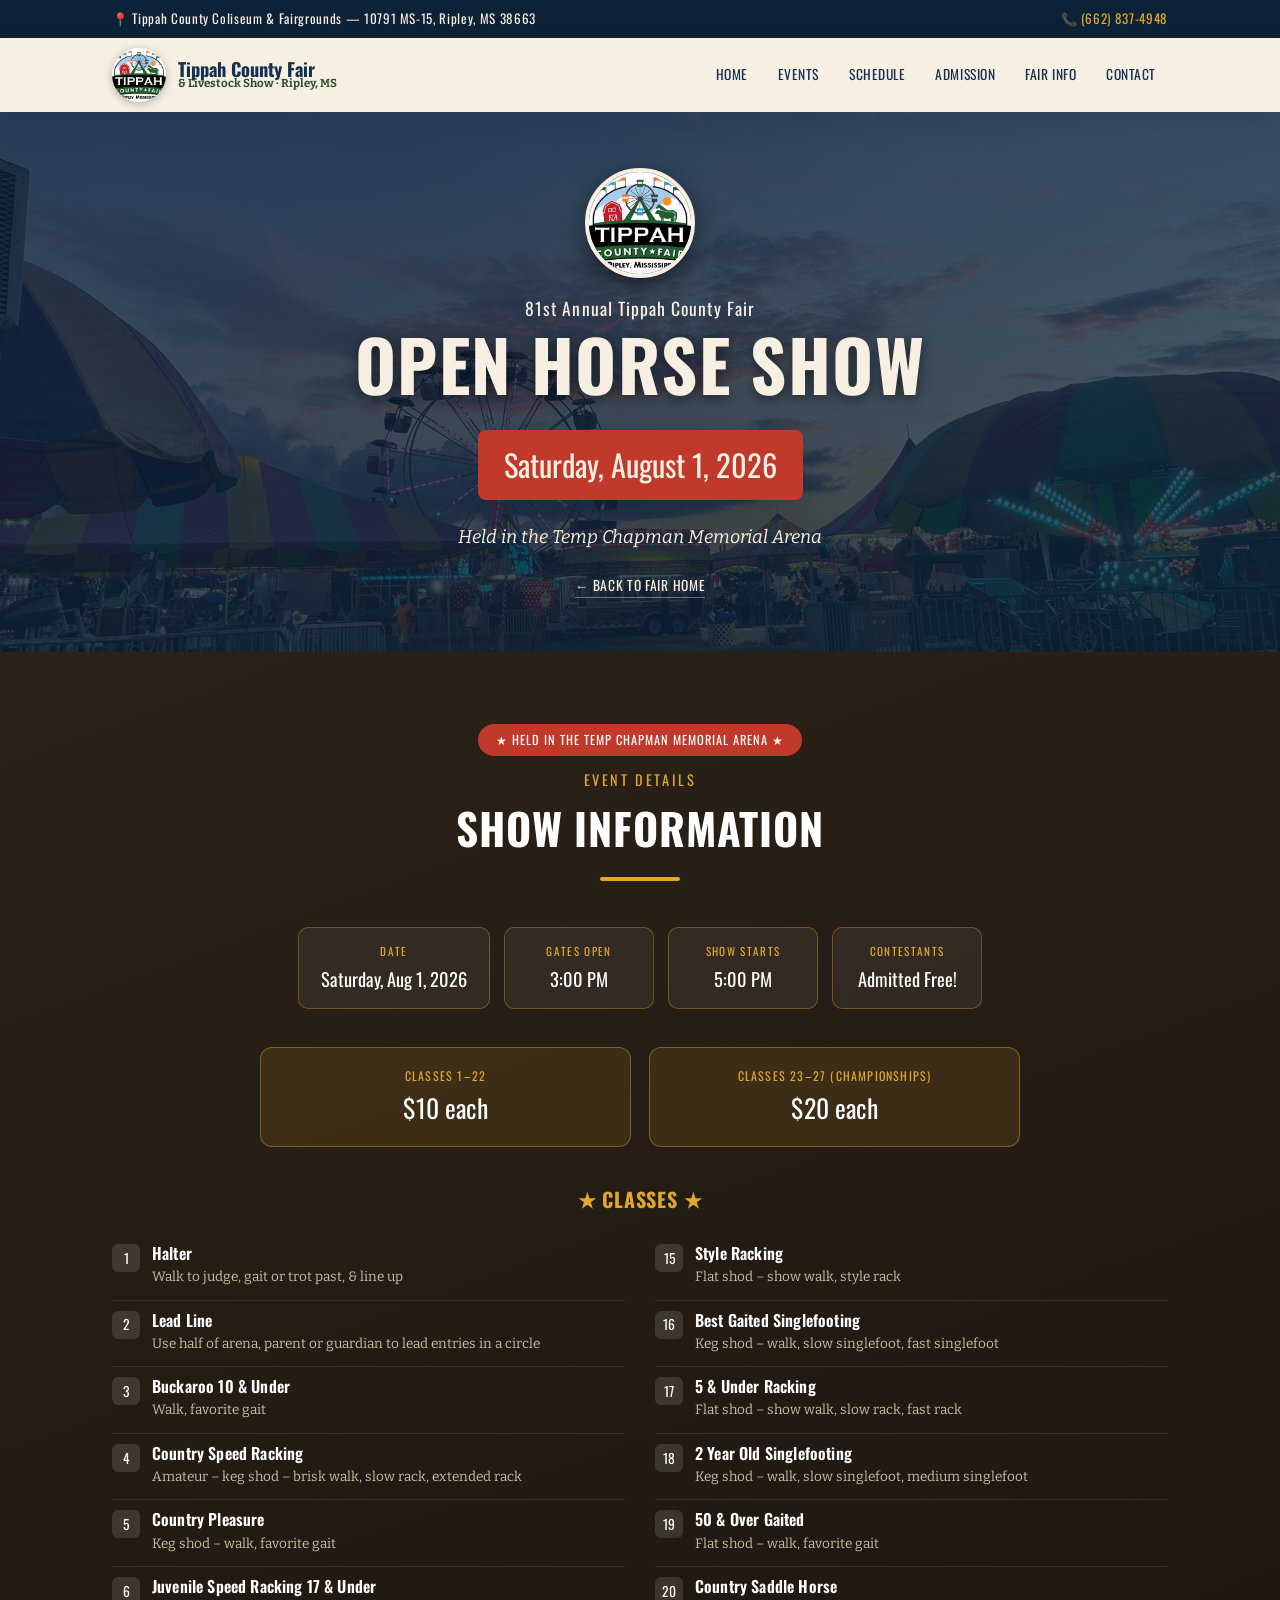
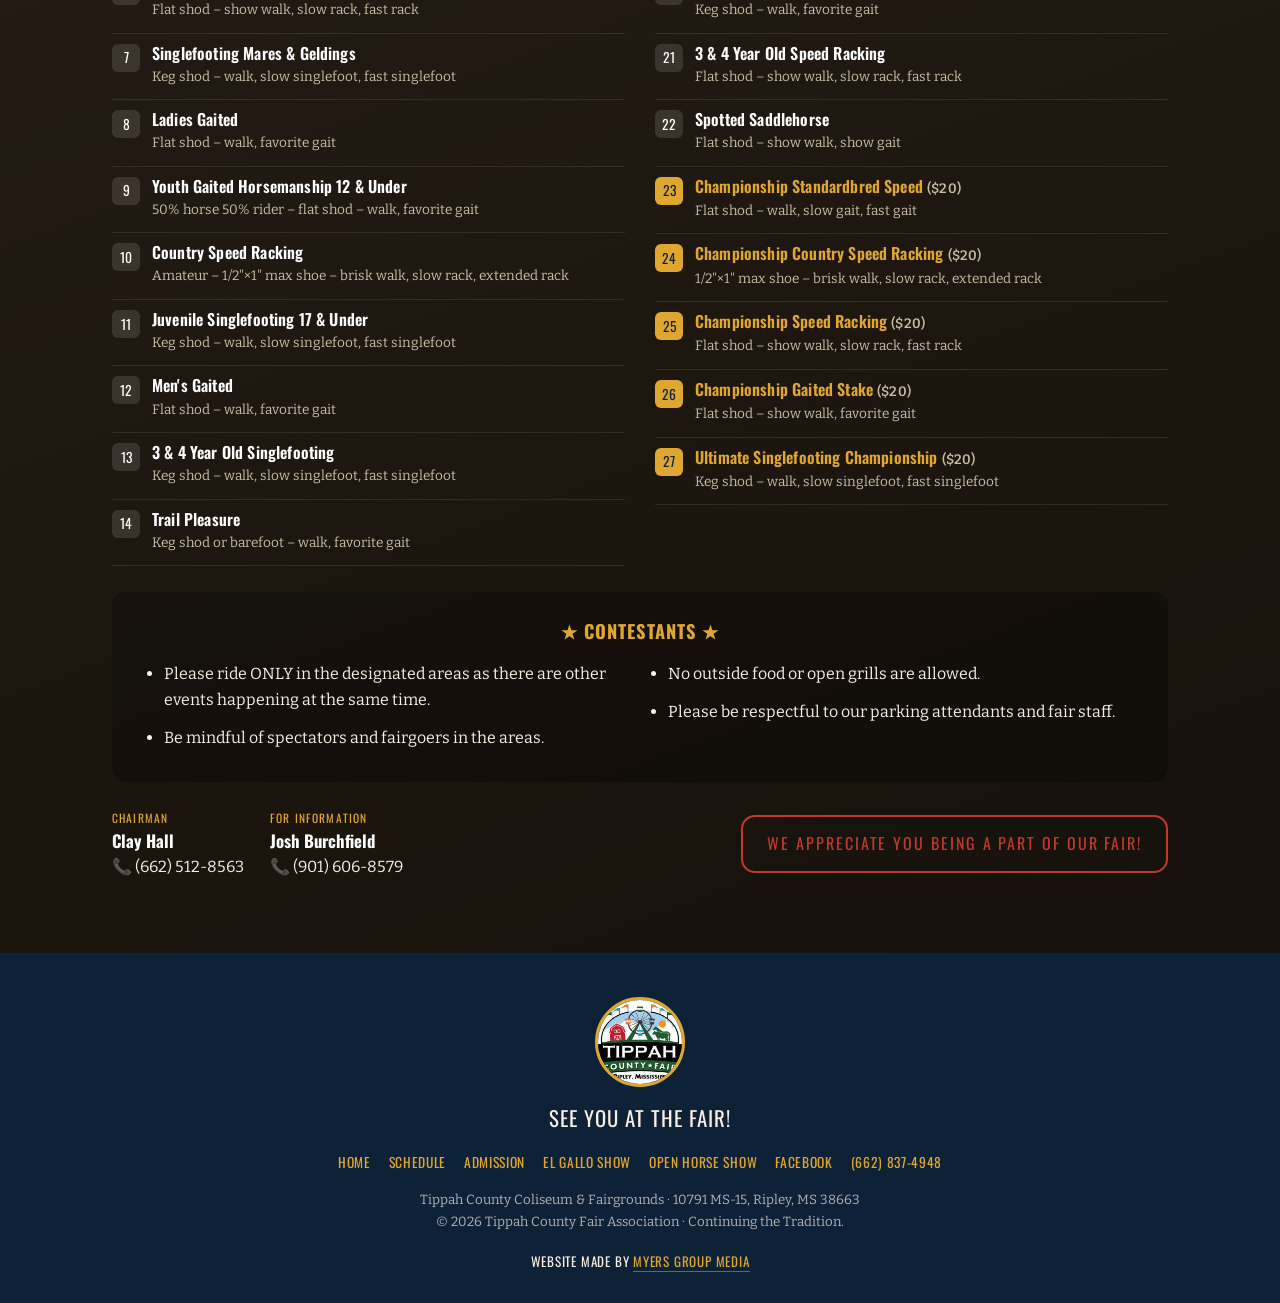
<file: open-horse-show.html>
<!DOCTYPE html>
<html lang="en">
<head>
<meta charset="UTF-8" />
<meta name="viewport" content="width=device-width, initial-scale=1.0" />

<!-- Primary SEO -->
<title>Open Horse Show 2026 | Tippah County Fair — Ripley, MS</title>
<meta name="description" content="The 81st Annual Tippah County Fair Open Horse Show — Saturday, August 1, 2026 in the Temp Chapman Memorial Arena. Gates open 3:00 PM, show starts 5:00 PM. Contestants admitted free. 27 classes, championship stakes, entry fees, and rules." />
<meta name="keywords" content="Open Horse Show, Tippah County Fair horse show, racking horse show Ripley MS, singlefooting, gaited horse show Mississippi, Temp Chapman Memorial Arena" />
<meta name="author" content="Tippah County Fair Association" />
<meta name="robots" content="index, follow, max-image-preview:large" />
<meta name="theme-color" content="#15314f" />
<link rel="canonical" href="https://tippahcountyfair.com/open-horse-show.html" />
<link rel="icon" href="logo.jpg" />
<link rel="apple-touch-icon" href="logo.jpg" />

<!-- Open Graph -->
<meta property="og:type" content="website" />
<meta property="og:site_name" content="Tippah County Fair &amp; Livestock Show" />
<meta property="og:title" content="Open Horse Show 2026 — Tippah County Fair | Ripley, MS" />
<meta property="og:description" content="Saturday, August 1, 2026 · Temp Chapman Memorial Arena. Gates 3:00 PM, show 5:00 PM. Contestants admitted free. 27 classes." />
<meta property="og:url" content="https://tippahcountyfair.com/open-horse-show.html" />
<meta property="og:image" content="https://tippahcountyfair.com/og-image.jpg" />
<meta property="og:image:secure_url" content="https://tippahcountyfair.com/og-image.jpg" />
<meta property="og:image:type" content="image/jpeg" />
<meta property="og:image:width" content="1200" />
<meta property="og:image:height" content="630" />
<meta property="og:image:alt" content="Tippah County Fair at sunset" />
<meta property="og:locale" content="en_US" />

<!-- Twitter / X card -->
<meta name="twitter:card" content="summary_large_image" />
<meta name="twitter:title" content="Open Horse Show 2026 — Tippah County Fair" />
<meta name="twitter:description" content="Saturday, August 1, 2026 · Temp Chapman Memorial Arena. Gates 3:00 PM, show 5:00 PM. Contestants free." />
<meta name="twitter:image" content="https://tippahcountyfair.com/og-image.jpg" />

<link href="https://fonts.googleapis.com/css2?family=Oswald:wght@400;500;600;700&family=Bitter:ital,wght@0,400;0,600;0,700;1,400&display=swap" rel="stylesheet" />
<link rel="stylesheet" href="styles.css?v=20260629" />

<!-- Structured data: the Open Horse Show event -->
<script type="application/ld+json">
{
  "@context": "https://schema.org",
  "@type": "Event",
  "name": "Tippah County Fair Open Horse Show",
  "description": "The 81st Annual Tippah County Fair Open Horse Show, held in the Temp Chapman Memorial Arena. 27 classes including gaited, racking, singlefooting, and championship stakes.",
  "startDate": "2026-08-01T17:00:00-05:00",
  "doorTime": "2026-08-01T15:00:00-05:00",
  "eventStatus": "https://schema.org/EventScheduled",
  "eventAttendanceMode": "https://schema.org/OfflineEventAttendanceMode",
  "image": "https://tippahcountyfair.com/og-image.jpg",
  "url": "https://tippahcountyfair.com/open-horse-show.html",
  "location": {
    "@type": "Place",
    "name": "Temp Chapman Memorial Arena — Tippah County Fairgrounds",
    "address": {
      "@type": "PostalAddress",
      "streetAddress": "10791 MS-15",
      "addressLocality": "Ripley",
      "addressRegion": "MS",
      "postalCode": "38663",
      "addressCountry": "US"
    }
  },
  "superEvent": {
    "@type": "Festival",
    "name": "81st Annual Tippah County Fair & Livestock Show",
    "url": "https://tippahcountyfair.com/"
  },
  "organizer": {
    "@type": "Organization",
    "name": "Tippah County Fair Association",
    "url": "https://tippahcountyfair.com/"
  },
  "offers": {
    "@type": "AggregateOffer",
    "name": "Class Entry Fees",
    "lowPrice": "10",
    "highPrice": "20",
    "priceCurrency": "USD",
    "availability": "https://schema.org/InStock",
    "url": "https://tippahcountyfair.com/open-horse-show.html"
  }
}
</script>
</head>
<body>

<!-- Top bar -->
<div class="topbar">
  <div class="wrap">
    <span>📍 Tippah County Coliseum &amp; Fairgrounds — 10791 MS-15, Ripley, MS 38663</span>
    <span>📞 <a href="tel:+16628374948">(662) 837-4948</a></span>
  </div>
</div>

<!-- Nav -->
<header class="nav">
  <div class="wrap">
    <a class="brand" href="index.html">
      <img src="logo.jpg" alt="Tippah County Fair logo" />
      <b>Tippah County Fair<span>&amp; Livestock Show · Ripley, MS</span></b>
    </a>
    <button class="menu-btn" aria-label="Menu" onclick="document.getElementById('navmenu').classList.toggle('open')">☰</button>
    <nav id="navmenu">
      <a href="index.html">Home</a>
      <a href="events.html">Events</a>
      <a href="index.html#schedule">Schedule</a>
      <a href="index.html#admission">Admission</a>
      <a href="fair-info.html">Fair Info</a>
      <a href="index.html#contact">Contact</a>
    </nav>
  </div>
</header>

<!-- Hero -->
<section class="hero subpage">
  <div class="wrap">
    <img class="logo" src="logo.jpg" alt="Tippah County Fair" />
    <div class="sub">81st Annual Tippah County Fair</div>
    <h1>Open Horse Show</h1>
    <div class="dates">Saturday, August 1, 2026</div>
    <p class="tagline">Held in the Temp Chapman Memorial Arena</p>
    <a class="backlink" href="index.html">← Back to Fair Home</a>
  </div>
</section>

<!-- Horse Show details -->
<section id="horseshow">
  <div class="wrap">
    <div class="sec-head">
      <span class="eg-newloc">★ Held in the Temp Chapman Memorial Arena ★</span>
      <div class="kicker">Event Details</div>
      <h2>Show Information</h2>
      <div class="rule"></div>
    </div>

    <div class="eg-facts">
      <div class="eg-fact"><div class="l">Date</div><div class="v">Saturday, Aug 1, 2026</div></div>
      <div class="eg-fact"><div class="l">Gates Open</div><div class="v">3:00 PM</div></div>
      <div class="eg-fact"><div class="l">Show Starts</div><div class="v">5:00 PM</div></div>
      <div class="eg-fact"><div class="l">Contestants</div><div class="v">Admitted Free!</div></div>
    </div>

    <div class="hs-fees">
      <div class="hs-fee"><div class="l">Classes 1–22</div><div class="v">$10 each</div></div>
      <div class="hs-fee"><div class="l">Classes 23–27 (Championships)</div><div class="v">$20 each</div></div>
    </div>

    <h3 class="hs-classes-head">★ Classes ★</h3>
    <div class="hs-classes">
      <div class="hs-class"><div class="num">1</div><div class="body"><b>Halter</b><small>Walk to judge, gait or trot past, &amp; line up</small></div></div>
      <div class="hs-class"><div class="num">2</div><div class="body"><b>Lead Line</b><small>Use half of arena, parent or guardian to lead entries in a circle</small></div></div>
      <div class="hs-class"><div class="num">3</div><div class="body"><b>Buckaroo 10 &amp; Under</b><small>Walk, favorite gait</small></div></div>
      <div class="hs-class"><div class="num">4</div><div class="body"><b>Country Speed Racking</b><small>Amateur – keg shod – brisk walk, slow rack, extended rack</small></div></div>
      <div class="hs-class"><div class="num">5</div><div class="body"><b>Country Pleasure</b><small>Keg shod – walk, favorite gait</small></div></div>
      <div class="hs-class"><div class="num">6</div><div class="body"><b>Juvenile Speed Racking 17 &amp; Under</b><small>Flat shod – show walk, slow rack, fast rack</small></div></div>
      <div class="hs-class"><div class="num">7</div><div class="body"><b>Singlefooting Mares &amp; Geldings</b><small>Keg shod – walk, slow singlefoot, fast singlefoot</small></div></div>
      <div class="hs-class"><div class="num">8</div><div class="body"><b>Ladies Gaited</b><small>Flat shod – walk, favorite gait</small></div></div>
      <div class="hs-class"><div class="num">9</div><div class="body"><b>Youth Gaited Horsemanship 12 &amp; Under</b><small>50% horse 50% rider – flat shod – walk, favorite gait</small></div></div>
      <div class="hs-class"><div class="num">10</div><div class="body"><b>Country Speed Racking</b><small>Amateur – 1/2"×1" max shoe – brisk walk, slow rack, extended rack</small></div></div>
      <div class="hs-class"><div class="num">11</div><div class="body"><b>Juvenile Singlefooting 17 &amp; Under</b><small>Keg shod – walk, slow singlefoot, fast singlefoot</small></div></div>
      <div class="hs-class"><div class="num">12</div><div class="body"><b>Men's Gaited</b><small>Flat shod – walk, favorite gait</small></div></div>
      <div class="hs-class"><div class="num">13</div><div class="body"><b>3 &amp; 4 Year Old Singlefooting</b><small>Keg shod – walk, slow singlefoot, fast singlefoot</small></div></div>
      <div class="hs-class"><div class="num">14</div><div class="body"><b>Trail Pleasure</b><small>Keg shod or barefoot – walk, favorite gait</small></div></div>
      <div class="hs-class"><div class="num">15</div><div class="body"><b>Style Racking</b><small>Flat shod – show walk, style rack</small></div></div>
      <div class="hs-class"><div class="num">16</div><div class="body"><b>Best Gaited Singlefooting</b><small>Keg shod – walk, slow singlefoot, fast singlefoot</small></div></div>
      <div class="hs-class"><div class="num">17</div><div class="body"><b>5 &amp; Under Racking</b><small>Flat shod – show walk, slow rack, fast rack</small></div></div>
      <div class="hs-class"><div class="num">18</div><div class="body"><b>2 Year Old Singlefooting</b><small>Keg shod – walk, slow singlefoot, medium singlefoot</small></div></div>
      <div class="hs-class"><div class="num">19</div><div class="body"><b>50 &amp; Over Gaited</b><small>Flat shod – walk, favorite gait</small></div></div>
      <div class="hs-class"><div class="num">20</div><div class="body"><b>Country Saddle Horse</b><small>Keg shod – walk, favorite gait</small></div></div>
      <div class="hs-class"><div class="num">21</div><div class="body"><b>3 &amp; 4 Year Old Speed Racking</b><small>Flat shod – show walk, slow rack, fast rack</small></div></div>
      <div class="hs-class"><div class="num">22</div><div class="body"><b>Spotted Saddlehorse</b><small>Flat shod – show walk, show gait</small></div></div>
      <div class="hs-class champ"><div class="num">23</div><div class="body"><b>Championship Standardbred Speed <small>($20)</small></b><small>Flat shod – walk, slow gait, fast gait</small></div></div>
      <div class="hs-class champ"><div class="num">24</div><div class="body"><b>Championship Country Speed Racking <small>($20)</small></b><small>1/2"×1" max shoe – brisk walk, slow rack, extended rack</small></div></div>
      <div class="hs-class champ"><div class="num">25</div><div class="body"><b>Championship Speed Racking <small>($20)</small></b><small>Flat shod – show walk, slow rack, fast rack</small></div></div>
      <div class="hs-class champ"><div class="num">26</div><div class="body"><b>Championship Gaited Stake <small>($20)</small></b><small>Flat shod – show walk, favorite gait</small></div></div>
      <div class="hs-class champ"><div class="num">27</div><div class="body"><b>Ultimate Singlefooting Championship <small>($20)</small></b><small>Keg shod – walk, slow singlefoot, fast singlefoot</small></div></div>
    </div>

    <div class="eg-rules">
      <h3>★ Contestants ★</h3>
      <ul>
        <li>Please ride ONLY in the designated areas as there are other events happening at the same time.</li>
        <li>Be mindful of spectators and fairgoers in the areas.</li>
        <li>No outside food or open grills are allowed.</li>
        <li>Please be respectful to our parking attendants and fair staff.</li>
      </ul>
    </div>

    <div class="eg-foot">
      <div class="eg-contacts">
        <div class="eg-contact">
          <div class="r">Chairman</div>
          <b>Clay Hall</b>
          <a href="tel:+16625128563">📞 (662) 512-8563</a>
        </div>
        <div class="eg-contact">
          <div class="r">For Information</div>
          <b>Josh Burchfield</b>
          <a href="tel:+19016068579">📞 (901) 606-8579</a>
        </div>
      </div>
      <div class="eg-motto" style="border-radius:14px;width:auto;height:auto;padding:18px 24px;font-size:1rem;">We appreciate you being a part of our Fair!</div>
    </div>
  </div>
</section>

<!-- Footer -->
<footer>
  <div class="wrap">
    <img src="logo.jpg" alt="Tippah County Fair logo" />
    <div class="display" style="font-size:1.3rem;letter-spacing:.05em;">See you at the Fair!</div>
    <div class="flinks">
      <a href="index.html">Home</a>
      <a href="index.html#schedule">Schedule</a>
      <a href="index.html#admission">Admission</a>
      <a href="el-gallo-show.html">El Gallo Show</a>
      <a href="open-horse-show.html">Open Horse Show</a>
      <a href="https://www.facebook.com/tippahcountyfair" target="_blank" rel="noopener">Facebook</a>
      <a href="tel:+16628374948">(662) 837-4948</a>
    </div>
    <small>Tippah County Coliseum &amp; Fairgrounds · 10791 MS-15, Ripley, MS 38663<br>
    © 2026 Tippah County Fair Association · Continuing the Tradition.</small>
    <div class="credit">Website made by <a href="https://MyersGroupMedia.com" target="_blank" rel="noopener">Myers Group Media</a></div>
  </div>
</footer>

<script>
document.querySelectorAll('#navmenu a').forEach(function(a){
  a.addEventListener('click', function(){ document.getElementById('navmenu').classList.remove('open'); });
});
</script>
</body>
</html>
</file>
<file: styles.css>
:root{
  --navy:#15314f;
  --navy-deep:#0e2237;
  --red:#9c2b2b;
  --red-bright:#c0392b;
  --green:#3f6b3a;
  --green-deep:#2e4f2b;
  --gold:#e0a730;
  --cream:#f6efe2;
  --paper:#fbf6ec;
  --ink:#23211c;
  --shadow:0 10px 30px rgba(14,34,55,.18);
}
*{box-sizing:border-box;margin:0;padding:0;}
html{scroll-behavior:smooth;}
body{
  font-family:'Bitter',Georgia,serif;
  color:var(--ink);
  background:var(--paper);
  line-height:1.65;
}
h1,h2,h3,h4,.display{font-family:'Oswald',sans-serif;text-transform:uppercase;letter-spacing:.02em;}
a{color:var(--red);}
img{max-width:100%;display:block;}
.wrap{max-width:1100px;margin:0 auto;padding:0 22px;}
section{padding:72px 0;}

/* ===== Top bar ===== */
.topbar{
  background:var(--navy-deep);
  color:var(--cream);
  font-family:'Oswald',sans-serif;
  font-size:.82rem;
  letter-spacing:.05em;
}
.topbar .wrap{display:flex;justify-content:space-between;align-items:center;flex-wrap:wrap;gap:6px;padding-top:8px;padding-bottom:8px;}
.topbar a{color:var(--gold);text-decoration:none;}

/* ===== Nav ===== */
header.nav{position:sticky;top:0;z-index:50;background:var(--cream);box-shadow:var(--shadow);}
.nav .wrap{display:flex;align-items:center;gap:16px;padding-top:10px;padding-bottom:10px;}
.nav .brand{display:flex;align-items:center;gap:12px;text-decoration:none;color:var(--navy);}
.nav .brand img{width:54px;height:54px;border-radius:50%;object-fit:cover;box-shadow:0 2px 8px rgba(0,0,0,.25);}
.nav .brand b{font-family:'Oswald',sans-serif;font-size:1.15rem;line-height:1;color:var(--navy);}
.nav .brand span{display:block;font-family:'Bitter';font-size:.72rem;text-transform:none;letter-spacing:0;color:var(--green-deep);}
.nav nav{margin-left:auto;display:flex;gap:6px;flex-wrap:wrap;}
.nav nav a{
  font-family:'Oswald',sans-serif;text-transform:uppercase;font-size:.85rem;letter-spacing:.04em;
  text-decoration:none;color:var(--navy);padding:8px 12px;border-radius:6px;transition:.2s;
}
.nav nav a:hover{background:var(--navy);color:var(--cream);}
.menu-btn{display:none;margin-left:auto;background:var(--navy);color:#fff;border:0;font-size:1.4rem;padding:6px 12px;border-radius:6px;cursor:pointer;}

/* ===== Hero ===== */
.hero{
  position:relative;color:var(--cream);text-align:center;
  background:linear-gradient(rgba(14,34,55,.72),rgba(14,34,55,.82)),url('gallery_ferris.jpg') center/cover no-repeat;
  padding:90px 0 80px;
}
.hero.subpage{padding:56px 0 52px;}
.hero img.logo{width:160px;height:160px;border-radius:50%;object-fit:cover;margin:0 auto 22px;box-shadow:0 8px 26px rgba(0,0,0,.45);border:4px solid var(--cream);}
.hero.subpage img.logo{width:110px;height:110px;margin-bottom:16px;}
.hero .annual{font-family:'Bitter';font-style:italic;font-size:1.3rem;color:var(--gold);}
.hero h1{font-size:clamp(2.4rem,6vw,4.4rem);line-height:.98;margin:6px 0 10px;text-shadow:0 3px 14px rgba(0,0,0,.5);}
.hero .sub{font-family:'Oswald',sans-serif;letter-spacing:.06em;font-size:1.1rem;}
.hero .dates{
  display:inline-block;margin:22px 0 8px;background:var(--red-bright);
  font-family:'Oswald',sans-serif;font-size:clamp(1.2rem,3vw,1.9rem);
  padding:10px 26px;border-radius:8px;box-shadow:var(--shadow);
}
.hero .tagline{font-style:italic;font-size:1.15rem;margin-top:14px;color:var(--cream);}
.hero .ctas{margin-top:28px;display:flex;gap:14px;justify-content:center;flex-wrap:wrap;}
.btn{
  display:inline-block;text-decoration:none;font-family:'Oswald',sans-serif;text-transform:uppercase;
  letter-spacing:.05em;padding:13px 26px;border-radius:8px;font-size:.95rem;transition:.2s;cursor:pointer;border:0;
}
.btn-gold{background:var(--gold);color:var(--navy-deep);}
.btn-gold:hover{background:#f2bd47;transform:translateY(-2px);}
.btn-outline{background:transparent;border:2px solid var(--cream);color:var(--cream);}
.btn-outline:hover{background:var(--cream);color:var(--navy);}

/* countdown */
.countdown{display:flex;gap:14px;justify-content:center;margin-top:30px;flex-wrap:wrap;}
.countdown div{background:rgba(255,255,255,.1);border:1px solid rgba(255,255,255,.25);border-radius:10px;padding:12px 18px;min-width:78px;}
.countdown b{display:block;font-family:'Oswald',sans-serif;font-size:2rem;line-height:1;}
.countdown span{font-family:'Oswald',sans-serif;font-size:.7rem;letter-spacing:.12em;text-transform:uppercase;color:var(--gold);}

/* ===== Section headers ===== */
.sec-head{text-align:center;margin-bottom:46px;}
.sec-head h2{font-size:clamp(1.8rem,4vw,2.7rem);color:var(--navy);}
.sec-head .kicker{font-family:'Oswald',sans-serif;letter-spacing:.18em;color:var(--red);text-transform:uppercase;font-size:.9rem;}
.sec-head .rule{width:80px;height:4px;background:var(--gold);margin:14px auto 0;border-radius:2px;}

/* ===== About ===== */
#about{background:var(--cream);}
.about-grid{display:grid;grid-template-columns:1.1fr .9fr;gap:46px;align-items:center;}
.about-grid p{margin-bottom:16px;font-size:1.05rem;}
.about-grid img{border-radius:14px;box-shadow:var(--shadow);}
.badges{display:flex;gap:14px;flex-wrap:wrap;margin-top:22px;}
.badge{background:var(--green-deep);color:var(--cream);font-family:'Oswald',sans-serif;text-transform:uppercase;font-size:.8rem;letter-spacing:.05em;padding:9px 15px;border-radius:30px;}

/* ===== Livestock cards ===== */
#livestock{background:var(--navy);color:var(--cream);}
#livestock .sec-head h2{color:var(--cream);}
.stock-grid{display:grid;grid-template-columns:repeat(auto-fit,minmax(230px,1fr));gap:24px;}
.stock-card{border-radius:12px;padding:30px 24px;text-align:center;box-shadow:var(--shadow);color:#fff;position:relative;overflow:hidden;display:block;text-decoration:none;transition:.2s;}
a.stock-card:hover{transform:translateY(-5px);box-shadow:0 16px 34px rgba(0,0,0,.3);}
.stock-card.red{background:linear-gradient(160deg,#a83232,#7a1f1f);}
.stock-card.green{background:linear-gradient(160deg,#43723c,#2c4d28);}
.stock-card.blue{background:linear-gradient(160deg,#1e4570,#142f4d);}
.stock-card.gold{background:linear-gradient(160deg,#9c6b22,#5f3d12);}
.stock-card .ico{font-size:2.4rem;margin-bottom:8px;}
.stock-card h3{font-size:1.4rem;line-height:1.05;margin-bottom:14px;color:#fff;}
.stock-card .date{font-family:'Oswald',sans-serif;font-size:1.05rem;letter-spacing:.03em;color:var(--gold);}
.stock-card .loc{font-size:.95rem;margin-top:8px;opacity:.9;}
.stock-card .more{margin-top:16px;font-family:'Oswald',sans-serif;text-transform:uppercase;letter-spacing:.05em;font-size:.85rem;color:#fff;background:rgba(255,255,255,.16);border:1px solid rgba(255,255,255,.3);border-radius:30px;padding:8px 14px;display:inline-block;}
a.stock-card:hover .more{background:var(--gold);color:var(--navy-deep);border-color:var(--gold);}

/* ===== El Gallo Show ===== */
#elgallo{background:linear-gradient(160deg,#2c2218,#16110b);color:var(--cream);}
#elgallo .sec-head h2{color:#fff;}
#elgallo .sec-head .kicker{color:var(--gold);}
.eg-newloc{display:inline-block;background:var(--red-bright);color:#fff;font-family:'Oswald',sans-serif;text-transform:uppercase;letter-spacing:.08em;font-size:.78rem;padding:6px 18px;border-radius:30px;margin-bottom:12px;}
.eg-facts{display:flex;flex-wrap:wrap;justify-content:center;gap:14px;margin-bottom:38px;}
.eg-fact{background:rgba(255,255,255,.06);border:1px solid rgba(224,167,48,.35);border-radius:10px;padding:14px 22px;text-align:center;min-width:150px;}
.eg-fact .l{font-family:'Oswald',sans-serif;font-size:.7rem;letter-spacing:.12em;text-transform:uppercase;color:var(--gold);}
.eg-fact .v{font-family:'Oswald',sans-serif;font-size:1.15rem;color:#fff;margin-top:3px;}
.eg-grid{display:grid;grid-template-columns:1fr 1fr;gap:24px;margin-bottom:24px;}
.eg-card{background:rgba(255,255,255,.05);border:1px solid rgba(255,255,255,.14);border-radius:14px;padding:26px 28px;}
.eg-card h3{font-family:'Oswald',sans-serif;color:var(--gold);font-size:1.25rem;margin-bottom:16px;text-transform:uppercase;letter-spacing:.03em;border-bottom:2px solid rgba(224,167,48,.3);padding-bottom:10px;}
.eg-list{list-style:none;padding:0;margin:0;}
.eg-list li{padding:8px 0 8px 26px;position:relative;font-family:'Oswald',sans-serif;letter-spacing:.02em;font-size:1.02rem;}
.eg-list li::before{content:"\2605";position:absolute;left:0;color:var(--red-bright);}
.eg-list li small{display:block;font-family:'Bitter';letter-spacing:0;color:#c9bca4;font-size:.85rem;text-transform:none;}
.eg-awards{display:flex;flex-direction:column;gap:12px;}
.eg-award{display:flex;align-items:center;gap:12px;background:rgba(224,167,48,.12);border:1px solid rgba(224,167,48,.4);border-radius:10px;padding:12px 18px;font-family:'Oswald',sans-serif;text-transform:uppercase;letter-spacing:.04em;font-size:1.1rem;}
.eg-award span{font-size:1.5rem;}
.eg-rules{background:rgba(0,0,0,.28);border-radius:14px;padding:24px 30px;margin-bottom:26px;}
.eg-rules h3{font-family:'Oswald',sans-serif;color:var(--gold);text-transform:uppercase;letter-spacing:.06em;font-size:1.15rem;margin-bottom:8px;text-align:center;}
.eg-rules ul{margin:0;padding-left:22px;columns:2;column-gap:34px;}
.eg-rules li{padding:6px 0;break-inside:avoid;}
.eg-foot{display:flex;flex-wrap:wrap;align-items:center;justify-content:space-between;gap:18px;}
.eg-contacts{display:flex;flex-wrap:wrap;gap:26px;}
.eg-contact .r{font-family:'Oswald',sans-serif;font-size:.72rem;letter-spacing:.1em;text-transform:uppercase;color:var(--gold);}
.eg-contact b{display:block;font-family:'Oswald',sans-serif;font-size:1.05rem;color:#fff;}
.eg-contact a{color:var(--cream);text-decoration:none;font-family:'Bitter';}
.eg-motto{font-family:'Oswald',sans-serif;text-transform:uppercase;letter-spacing:.12em;color:var(--red-bright);font-size:1.1rem;border:2px solid var(--red-bright);border-radius:50%;width:120px;height:120px;display:flex;align-items:center;justify-content:center;text-align:center;line-height:1.1;flex:0 0 auto;}
.backlink{display:inline-block;margin-top:22px;color:var(--cream);text-decoration:none;font-family:'Oswald',sans-serif;text-transform:uppercase;letter-spacing:.05em;font-size:.85rem;border-bottom:1px solid rgba(246,239,226,.4);}
.backlink:hover{color:var(--gold);}

/* ===== Cary Childs Memorial Cattle Show ===== */
#cattleshow{background:linear-gradient(160deg,#2c2218,#16110b);color:var(--cream);}
#cattleshow .sec-head h2{color:#fff;}
#cattleshow .sec-head .kicker{color:var(--gold);}

/* ===== Open Horse Show ===== */
#horseshow{background:linear-gradient(160deg,#2c2218,#16110b);color:var(--cream);}
#horseshow .sec-head h2{color:#fff;}
#horseshow .sec-head .kicker{color:var(--gold);}
.hs-fees{display:flex;flex-wrap:wrap;justify-content:center;gap:18px;margin:0 auto 36px;max-width:760px;}
.hs-fee{flex:1 1 240px;background:rgba(224,167,48,.12);border:1px solid rgba(224,167,48,.4);border-radius:12px;padding:18px 22px;text-align:center;}
.hs-fee .l{font-family:'Oswald',sans-serif;font-size:.75rem;letter-spacing:.1em;text-transform:uppercase;color:var(--gold);}
.hs-fee .v{font-family:'Oswald',sans-serif;font-size:1.6rem;color:#fff;}
.hs-classes-head{font-family:'Oswald',sans-serif;color:var(--gold);font-size:1.25rem;text-transform:uppercase;letter-spacing:.04em;text-align:center;margin-bottom:18px;}
.hs-classes{columns:2;column-gap:30px;margin-bottom:26px;}
.hs-class{break-inside:avoid;display:flex;gap:12px;padding:10px 0;border-bottom:1px solid rgba(255,255,255,.09);}
.hs-class .num{flex:0 0 28px;height:28px;border-radius:6px;background:rgba(255,255,255,.12);color:#fff;font-family:'Oswald',sans-serif;font-size:.85rem;display:flex;align-items:center;justify-content:center;}
.hs-class .body b{font-family:'Oswald',sans-serif;font-weight:600;letter-spacing:.01em;color:#fff;display:block;font-size:1rem;line-height:1.2;}
.hs-class .body small{font-family:'Bitter';color:#c9bca4;font-size:.85rem;}
.hs-class.champ .num{background:var(--gold);color:var(--navy-deep);}
.hs-class.champ .body b{color:var(--gold);}
@media(max-width:680px){.hs-classes{columns:1;}}

/* ===== Schedule ===== */
#schedule{background:var(--paper);}
.day-tabs{display:flex;flex-wrap:wrap;gap:8px;justify-content:center;margin-bottom:30px;}
.day-tabs button{
  font-family:'Oswald',sans-serif;text-transform:uppercase;letter-spacing:.04em;font-size:.85rem;
  border:2px solid var(--navy);background:transparent;color:var(--navy);padding:8px 14px;border-radius:30px;cursor:pointer;transition:.2s;
}
.day-tabs button:hover{background:var(--navy);color:var(--cream);}
.day-tabs button.active{background:var(--navy);color:var(--cream);}
.day-tabs button.free{border-color:var(--green);}
.day-tabs button.free.active,.day-tabs button.free:hover{background:var(--green);border-color:var(--green);color:#fff;}

.day-panel{display:none;max-width:760px;margin:0 auto;background:#fff;border-radius:14px;box-shadow:var(--shadow);overflow:hidden;}
.day-panel.active{display:block;}
.day-panel .day-top{background:var(--navy);color:var(--cream);padding:20px 26px;}
.day-panel .day-top h3{font-size:1.7rem;}
.day-panel .day-top .gates{font-family:'Oswald',sans-serif;letter-spacing:.04em;color:var(--gold);font-size:.95rem;margin-top:2px;}
.day-panel .day-top.freeday{background:var(--green-deep);}
.day-panel .day-top .tag{display:inline-block;background:var(--gold);color:var(--navy-deep);font-family:'Oswald',sans-serif;font-size:.7rem;letter-spacing:.1em;padding:3px 10px;border-radius:20px;margin-top:8px;text-transform:uppercase;}
.events{list-style:none;padding:10px 0;}
.events li{display:flex;gap:18px;padding:14px 26px;border-bottom:1px solid #efe7d6;}
.events li:last-child{border-bottom:0;}
.events .time{flex:0 0 110px;font-family:'Oswald',sans-serif;font-weight:600;color:var(--red);letter-spacing:.02em;}
.events .ev b{display:block;font-family:'Oswald',sans-serif;font-weight:600;font-size:1.05rem;color:var(--navy);text-transform:uppercase;letter-spacing:.02em;}
.events .ev span{font-size:.92rem;color:#5a5648;}

/* ===== Admission ===== */
#admission{background:var(--green-deep);color:var(--cream);}
#admission .sec-head h2{color:var(--cream);}
.adm-grid{display:grid;grid-template-columns:1fr 1fr;gap:30px;}
.adm-card{background:rgba(255,255,255,.07);border:1px solid rgba(255,255,255,.18);border-radius:14px;padding:28px 30px;}
.adm-card h3{color:var(--gold);font-size:1.5rem;margin-bottom:16px;}
.price-row{display:flex;justify-content:space-between;padding:10px 0;border-bottom:1px dashed rgba(255,255,255,.2);}
.price-row:last-child{border-bottom:0;}
.price-row .d{font-family:'Bitter';}
.price-row .p{font-family:'Oswald',sans-serif;color:var(--gold);font-size:1.05rem;}
.free-note{margin-top:18px;background:var(--gold);color:var(--navy-deep);border-radius:10px;padding:14px 18px;font-family:'Oswald',sans-serif;letter-spacing:.03em;}
.free-note b{display:block;font-size:1.05rem;margin-bottom:4px;}
.adm-foot{text-align:center;margin-top:30px;font-family:'Oswald',sans-serif;letter-spacing:.06em;font-size:1.15rem;color:var(--gold);}

/* ===== Gallery ===== */
#gallery{background:var(--cream);}
.gal{position:relative;border-radius:16px;overflow:hidden;box-shadow:var(--shadow);}
.gal img{width:100%;height:auto;}
.gal .cap{position:absolute;left:0;bottom:0;right:0;background:linear-gradient(transparent,rgba(14,34,55,.85));color:var(--cream);padding:40px 26px 20px;font-family:'Oswald',sans-serif;letter-spacing:.04em;}

/* ===== Facebook updates ===== */
#updates{background:var(--navy-deep);color:var(--cream);}
#updates .sec-head h2{color:var(--cream);}
.fb-grid{display:grid;grid-template-columns:1fr 1fr;gap:36px;align-items:start;}
.fb-embed{background:#fff;border-radius:14px;overflow:hidden;box-shadow:var(--shadow);min-height:500px;}
.fb-side h3{color:var(--gold);font-size:1.5rem;margin-bottom:10px;}
.fb-side p{margin-bottom:18px;}
.fb-side .fb-btn{display:inline-flex;align-items:center;gap:10px;background:#1877f2;color:#fff;text-decoration:none;font-family:'Oswald',sans-serif;text-transform:uppercase;letter-spacing:.04em;padding:13px 22px;border-radius:8px;}
.fb-side .fb-btn:hover{background:#0d65d9;}
.fb-embed .fb-page,.fb-embed iframe{width:100%!important;}
/* Fallback "latest updates" shown when Facebook's plugin is blocked by the browser */
.fb-fallback{padding:22px;}
.fb-fallback .fbf-head{display:flex;align-items:center;gap:10px;border-bottom:2px solid #eee;padding-bottom:14px;margin-bottom:6px;}
.fb-fallback .fbf-head img{width:46px;height:46px;border-radius:50%;}
.fb-fallback .fbf-head b{font-family:'Oswald',sans-serif;color:var(--navy);font-size:1.05rem;line-height:1.1;}
.fb-fallback .fbf-head span{display:block;font-family:'Bitter';font-size:.78rem;color:#1877f2;text-transform:none;letter-spacing:0;}
.fb-post{padding:15px 4px;border-bottom:1px solid #eee;color:var(--ink);}
.fb-post:last-of-type{border-bottom:0;}
.fb-post .meta{font-family:'Oswald',sans-serif;font-size:.72rem;letter-spacing:.06em;color:#8a8472;text-transform:uppercase;}
.fb-post b{display:block;font-family:'Oswald',sans-serif;color:var(--navy);font-size:1rem;margin:2px 0 3px;text-transform:none;}
.fb-post p{font-size:.92rem;color:#4f4b40;margin:0;}
.fb-fallback .fbf-cta{display:block;text-align:center;margin-top:16px;background:#1877f2;color:#fff;text-decoration:none;font-family:'Oswald',sans-serif;text-transform:uppercase;letter-spacing:.04em;padding:12px;border-radius:8px;}
.fb-fallback .fbf-cta:hover{background:#0d65d9;}

/* ===== Contact ===== */
#contact{background:var(--paper);}
.contact-grid{display:grid;grid-template-columns:1fr 1fr;gap:36px;align-items:stretch;}
.contact-card{background:#fff;border-radius:14px;box-shadow:var(--shadow);padding:32px 34px;}
.contact-card h3{color:var(--navy);font-size:1.4rem;margin-bottom:18px;}
.contact-line{display:flex;gap:14px;align-items:flex-start;padding:12px 0;border-bottom:1px solid #eee3cf;}
.contact-line:last-child{border-bottom:0;}
.contact-line .ico{font-size:1.4rem;}
.contact-line a{color:var(--red);text-decoration:none;}
.map{border-radius:14px;overflow:hidden;box-shadow:var(--shadow);min-height:340px;border:0;width:100%;height:100%;}

/* ===== Local News CTA ===== */
#news{background:var(--red);color:var(--cream);padding:56px 0;}
.news-card{display:grid;grid-template-columns:auto 1fr auto;gap:26px;align-items:center;
  background:rgba(255,255,255,.08);border:1px solid rgba(255,255,255,.2);border-radius:16px;padding:30px 34px;}
.news-card .news-ico{font-size:3rem;line-height:1;}
.news-card .kicker{font-family:'Oswald',sans-serif;letter-spacing:.18em;text-transform:uppercase;font-size:.8rem;color:var(--gold);}
.news-card h3{font-size:1.5rem;margin:4px 0 6px;color:#fff;line-height:1.1;}
.news-card p{font-size:1rem;opacity:.95;margin:0;}
.news-card .news-btns{display:flex;flex-direction:column;gap:10px;min-width:230px;}
.news-card .news-btns a{text-align:center;text-decoration:none;font-family:'Oswald',sans-serif;text-transform:uppercase;letter-spacing:.04em;font-size:.9rem;padding:12px 20px;border-radius:8px;transition:.2s;}
.news-card .news-btns a.primary{background:var(--gold);color:var(--navy-deep);}
.news-card .news-btns a.primary:hover{background:#f2bd47;}
.news-card .news-btns a.secondary{background:transparent;border:2px solid var(--cream);color:var(--cream);}
.news-card .news-btns a.secondary:hover{background:var(--cream);color:var(--red);}

/* ===== Footer ===== */
footer .credit{margin-top:18px;font-family:'Oswald',sans-serif;text-transform:uppercase;letter-spacing:.06em;font-size:.82rem;}
footer .credit a{color:var(--gold);text-decoration:none;border-bottom:1px solid rgba(224,167,48,.5);}
footer .credit a:hover{color:#fff;}
footer{background:var(--navy-deep);color:var(--cream);text-align:center;padding:44px 0 30px;}
footer img{width:90px;height:90px;border-radius:50%;object-fit:cover;margin:0 auto 14px;border:3px solid var(--gold);}
footer .flinks{display:flex;gap:18px;justify-content:center;flex-wrap:wrap;margin:16px 0;}
footer .flinks a{color:var(--gold);text-decoration:none;font-family:'Oswald',sans-serif;text-transform:uppercase;font-size:.85rem;letter-spacing:.05em;}
footer small{display:block;opacity:.7;margin-top:14px;}

/* ===== Responsive ===== */
@media(max-width:860px){
  .nav nav{display:none;position:absolute;top:100%;left:0;right:0;background:var(--cream);flex-direction:column;padding:10px;box-shadow:var(--shadow);}
  .nav nav.open{display:flex;}
  .menu-btn{display:block;}
  .about-grid,.adm-grid,.fb-grid,.contact-grid{grid-template-columns:1fr;}
  .stock-grid{grid-template-columns:1fr;}
  .news-card{grid-template-columns:1fr;text-align:center;}
  .news-card .news-btns{min-width:0;}
  .news-card .news-ico{justify-self:center;}
  .eg-grid{grid-template-columns:1fr;}
  .eg-rules ul{columns:1;}
  .eg-foot{flex-direction:column;text-align:center;}
  .eg-contacts{justify-content:center;}
}

/* ===== By the Numbers (About) ===== */
.numbers{display:grid;grid-template-columns:repeat(3,1fr);gap:18px;margin-top:26px;}
.num-item{background:#fff;border:1px solid #eadfca;border-radius:12px;padding:18px 16px;text-align:center;box-shadow:var(--shadow);}
.num-item .n{font-family:'Oswald',sans-serif;font-size:1.9rem;color:var(--red);line-height:1;}
.num-item .t{font-family:'Oswald',sans-serif;text-transform:uppercase;letter-spacing:.04em;font-size:.78rem;color:var(--navy);margin-top:6px;}

/* ===== Welcome block ===== */
#welcome{background:var(--cream);}
.welcome-grid{display:grid;grid-template-columns:1fr 1fr;gap:40px;align-items:center;}
.welcome-grid .quote{font-family:'Bitter';font-style:italic;font-size:1.35rem;color:var(--navy);line-height:1.4;border-left:5px solid var(--gold);padding-left:20px;margin:0 0 18px;}
.welcome-grid .sig{font-family:'Oswald',sans-serif;text-transform:uppercase;letter-spacing:.04em;color:var(--red);margin-top:10px;}
.values-bar{display:flex;flex-wrap:wrap;justify-content:center;gap:10px;margin-top:30px;}
.values-bar span{font-family:'Oswald',sans-serif;text-transform:uppercase;letter-spacing:.08em;font-size:.85rem;color:var(--navy);}
.values-bar span::after{content:"★";color:var(--gold);margin-left:10px;}
.values-bar span:last-child::after{content:"";}

/* ===== Events directory ===== */
#events-hub{background:var(--paper);}
.ev-groups{display:flex;flex-direction:column;gap:46px;}
.ev-group h3.grp{font-family:'Oswald',sans-serif;text-transform:uppercase;letter-spacing:.05em;color:var(--navy);font-size:1.4rem;border-bottom:3px solid var(--gold);padding-bottom:8px;margin-bottom:22px;display:flex;align-items:center;gap:10px;}
.ev-grid{display:grid;grid-template-columns:repeat(auto-fit,minmax(320px,1fr));gap:22px;}
.ev-card{background:#fff;border-radius:14px;box-shadow:var(--shadow);padding:24px 26px;border-top:5px solid var(--red);display:flex;flex-direction:column;}
.ev-card.c-blue{border-top-color:#1e4570;}
.ev-card.c-green{border-top-color:var(--green);}
.ev-card.c-gold{border-top-color:var(--gold);}
.ev-card.c-navy{border-top-color:var(--navy);}
.ev-card .ev-h{display:flex;align-items:center;gap:12px;margin-bottom:14px;}
.ev-card .ev-h .ic{font-size:1.9rem;line-height:1;}
.ev-card .ev-h h4{font-family:'Oswald',sans-serif;font-size:1.2rem;color:var(--navy);line-height:1.05;text-transform:none;}
.ev-meta{list-style:none;margin:0 0 12px;padding:0;}
.ev-meta li{display:flex;gap:10px;padding:4px 0;font-size:.95rem;color:#3f3b30;}
.ev-meta li b{font-family:'Oswald',sans-serif;font-weight:600;color:var(--navy);text-transform:uppercase;font-size:.78rem;letter-spacing:.04em;flex:0 0 74px;padding-top:2px;}
.ev-desc{font-size:.92rem;color:#54503f;margin-bottom:14px;}
.ev-desc strong{color:var(--navy);}
.ev-foot{margin-top:auto;border-top:1px solid #eee3cf;padding-top:12px;display:flex;flex-wrap:wrap;justify-content:space-between;align-items:center;gap:8px;}
.ev-foot .chair{font-size:.85rem;color:#6a6452;}
.ev-foot .chair b{display:block;font-family:'Oswald',sans-serif;color:var(--navy);text-transform:uppercase;font-size:.8rem;letter-spacing:.03em;}
.ev-foot a.tel{color:var(--red);text-decoration:none;font-family:'Oswald',sans-serif;font-size:.95rem;}
.ev-foot .detail{background:var(--navy);color:#fff;text-decoration:none;font-family:'Oswald',sans-serif;text-transform:uppercase;letter-spacing:.04em;font-size:.78rem;padding:8px 14px;border-radius:6px;}
a.ev-card:hover .detail{background:var(--red);}
.ev-badge{display:inline-block;background:var(--gold);color:var(--navy-deep);font-family:'Oswald',sans-serif;text-transform:uppercase;font-size:.68rem;letter-spacing:.06em;padding:3px 9px;border-radius:20px;margin-left:auto;}

/* ===== People / board grids (Fair Info) ===== */
.lead-hero{background:linear-gradient(rgba(14,34,55,.78),rgba(14,34,55,.85)),url('gallery_ferris.jpg') center/cover;color:var(--cream);text-align:center;padding:50px 0;}
.people{display:grid;grid-template-columns:repeat(auto-fit,minmax(210px,1fr));gap:16px;}
.person{background:#fff;border:1px solid #eadfca;border-radius:10px;padding:16px 18px;box-shadow:var(--shadow);}
.person b{font-family:'Oswald',sans-serif;color:var(--navy);font-size:1.02rem;display:block;text-transform:uppercase;letter-spacing:.02em;}
.person .role{font-size:.85rem;color:#6a6452;}
.person .role.lead{color:var(--red);font-family:'Oswald',sans-serif;text-transform:uppercase;font-size:.78rem;letter-spacing:.04em;}
.info-card{background:#fff;border-radius:14px;box-shadow:var(--shadow);padding:28px 30px;border-left:5px solid var(--gold);}
.info-card h3{font-family:'Oswald',sans-serif;color:var(--navy);font-size:1.25rem;margin-bottom:10px;}
.info-card p{font-size:.97rem;margin-bottom:10px;}
.info-grid{display:grid;grid-template-columns:1fr 1fr;gap:24px;}
.sponsors{display:flex;flex-wrap:wrap;gap:16px;justify-content:center;}
.sponsor{background:#fff;border:1px solid #eadfca;border-radius:10px;padding:16px 24px;font-family:'Oswald',sans-serif;text-transform:uppercase;letter-spacing:.03em;color:var(--navy);box-shadow:var(--shadow);}

@media(max-width:860px){
  .numbers{grid-template-columns:1fr;}
  .welcome-grid,.info-grid{grid-template-columns:1fr;}
}
</file>
